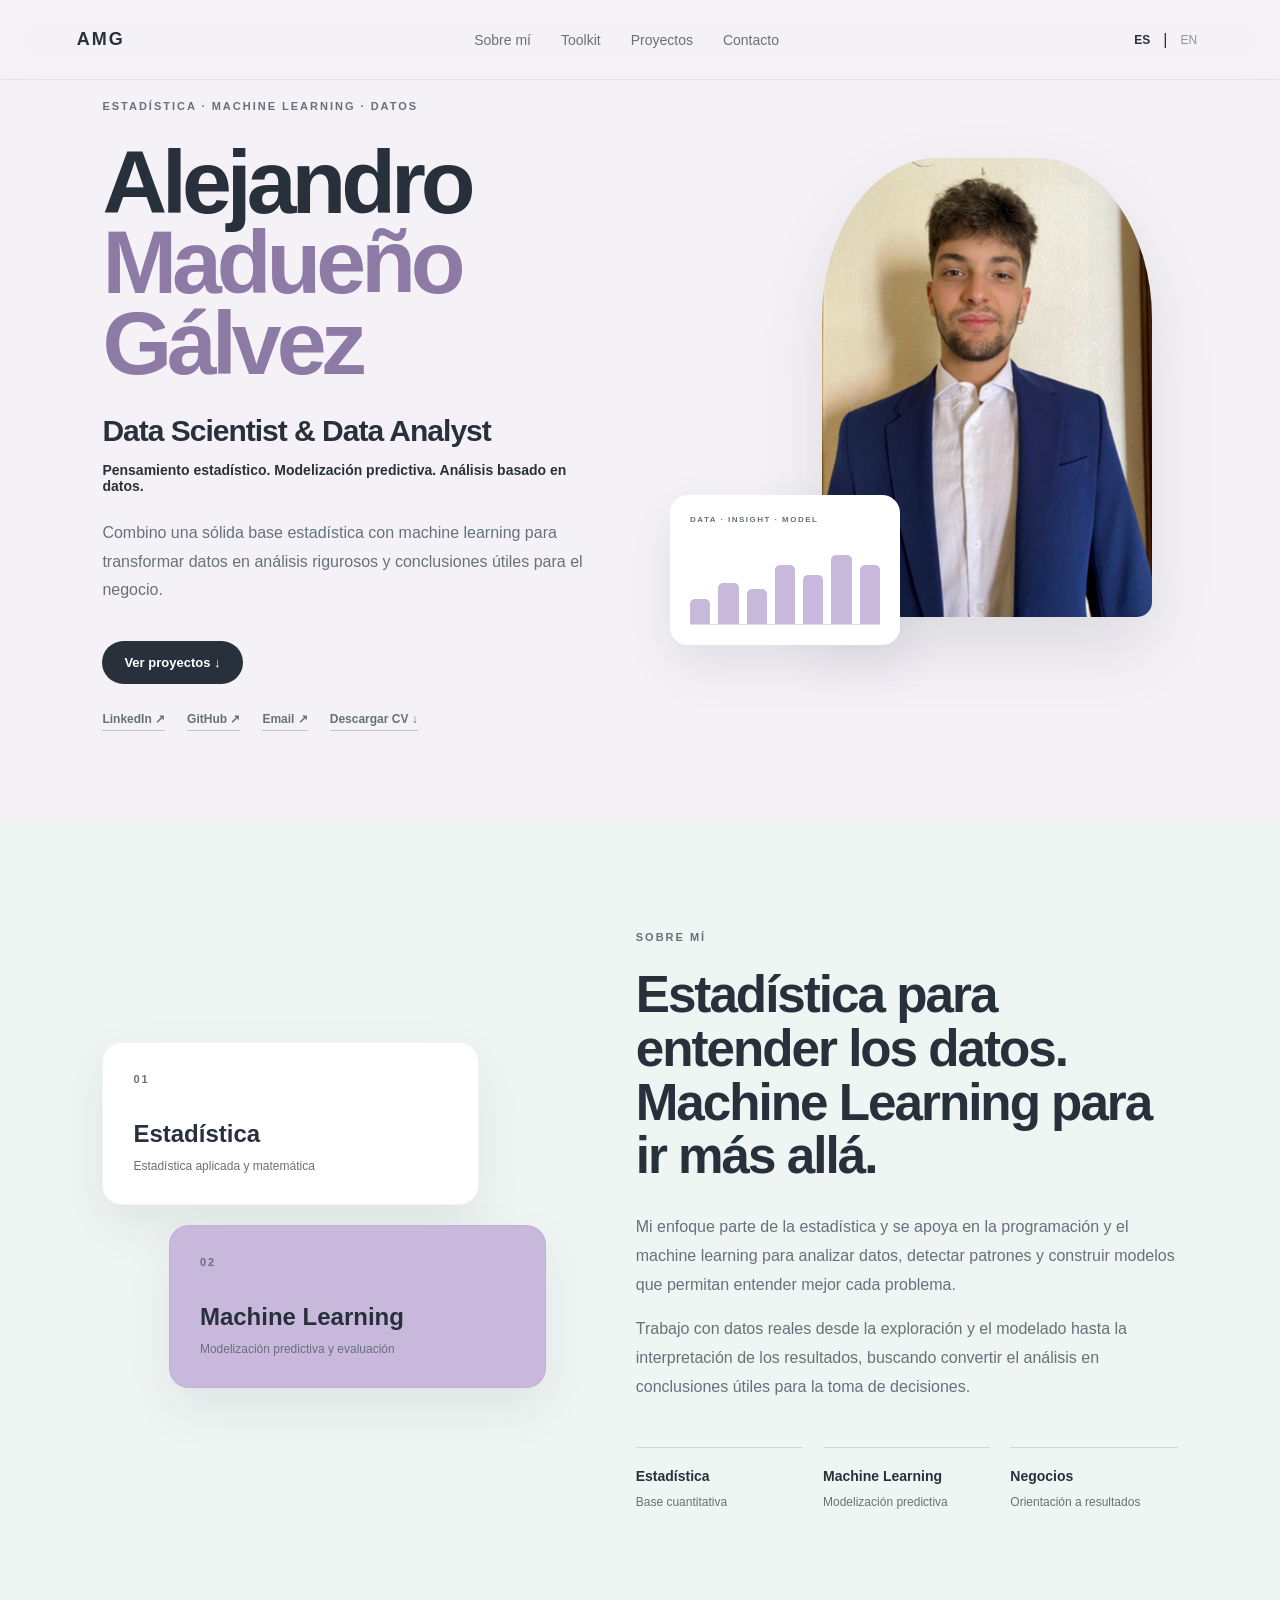
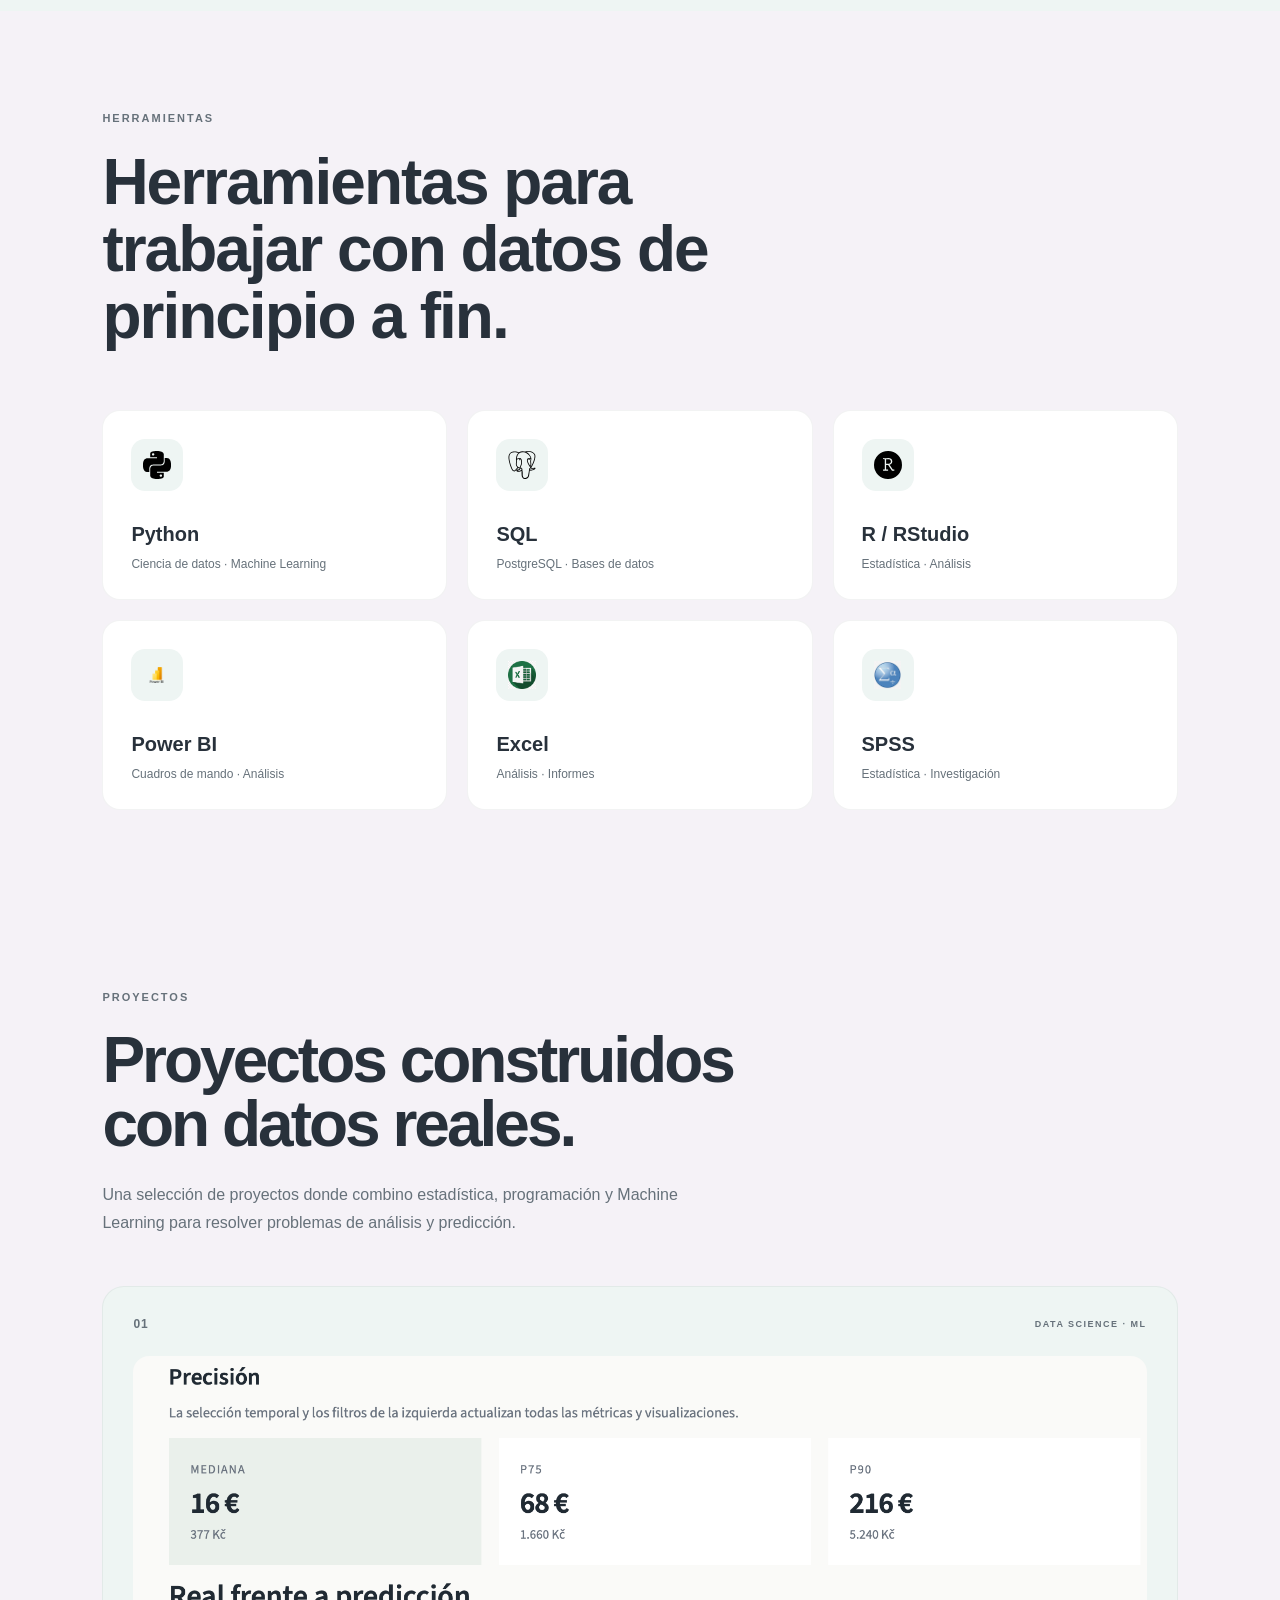
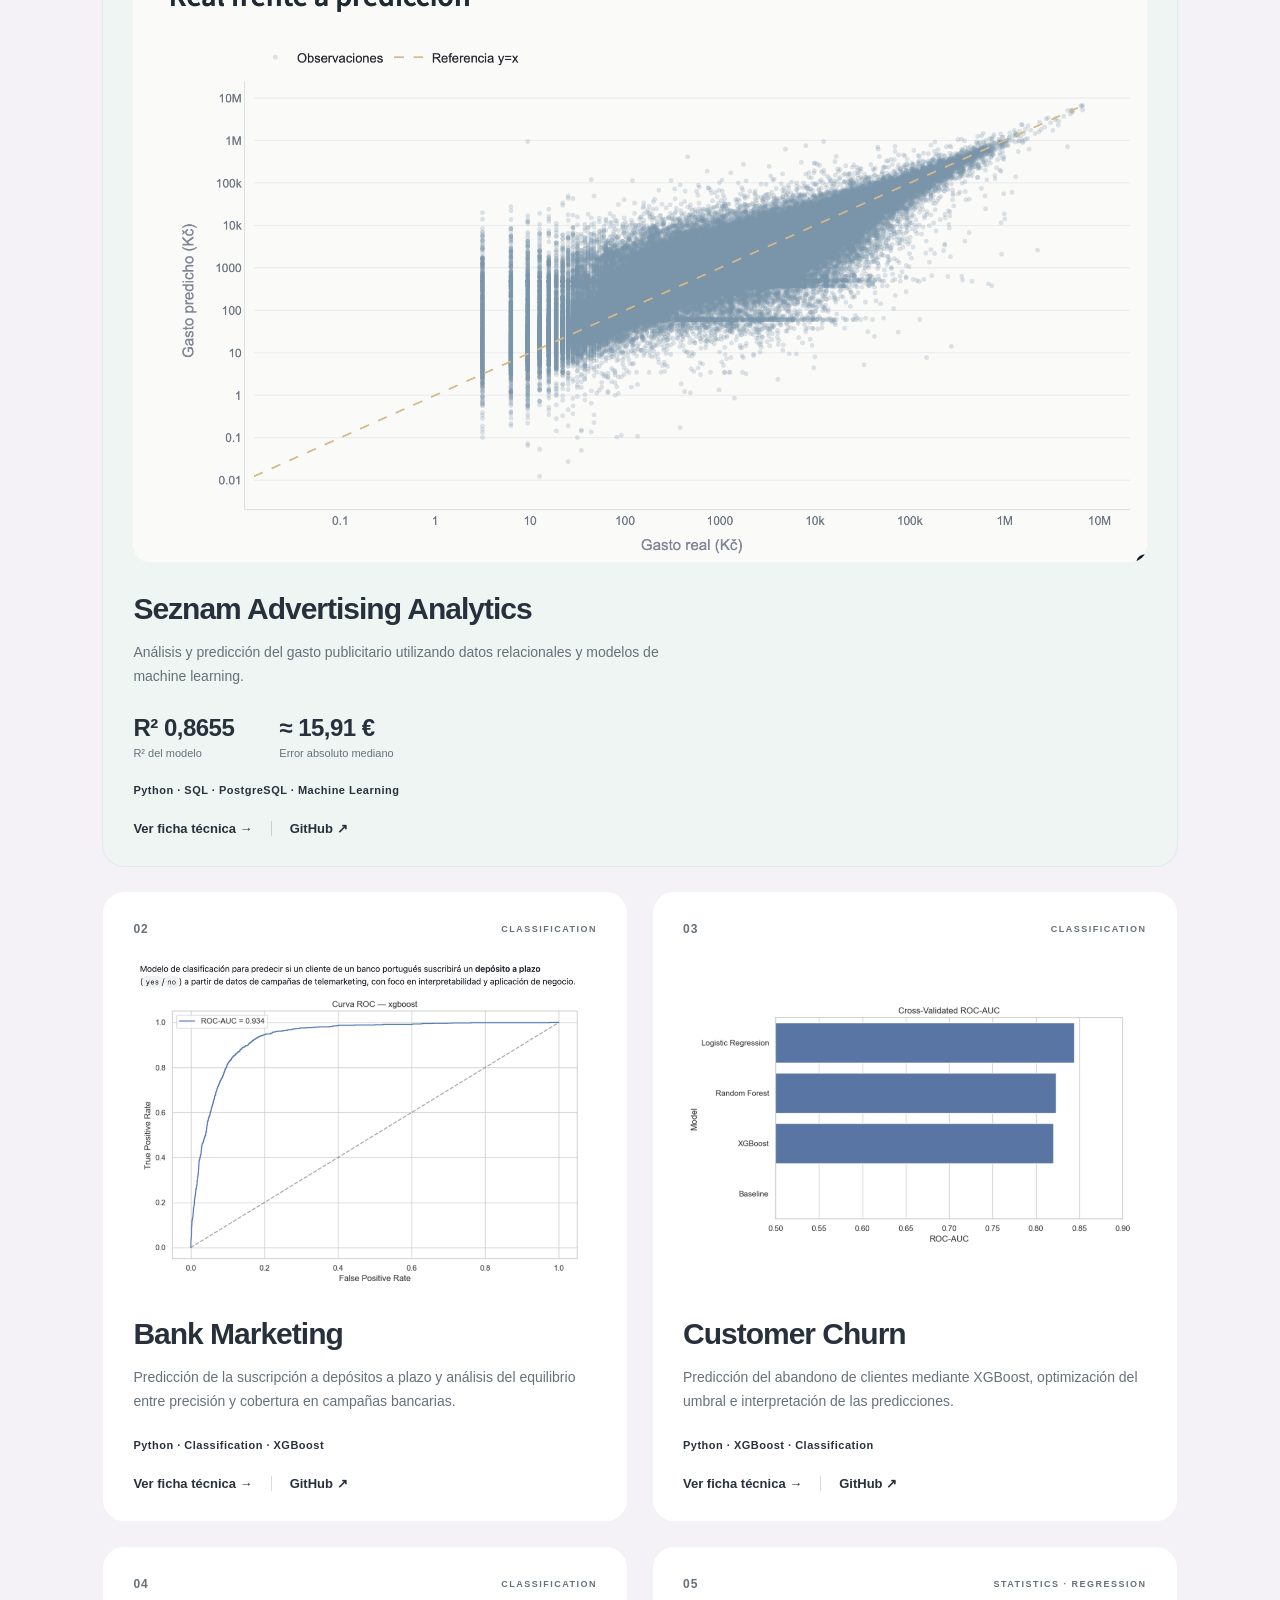
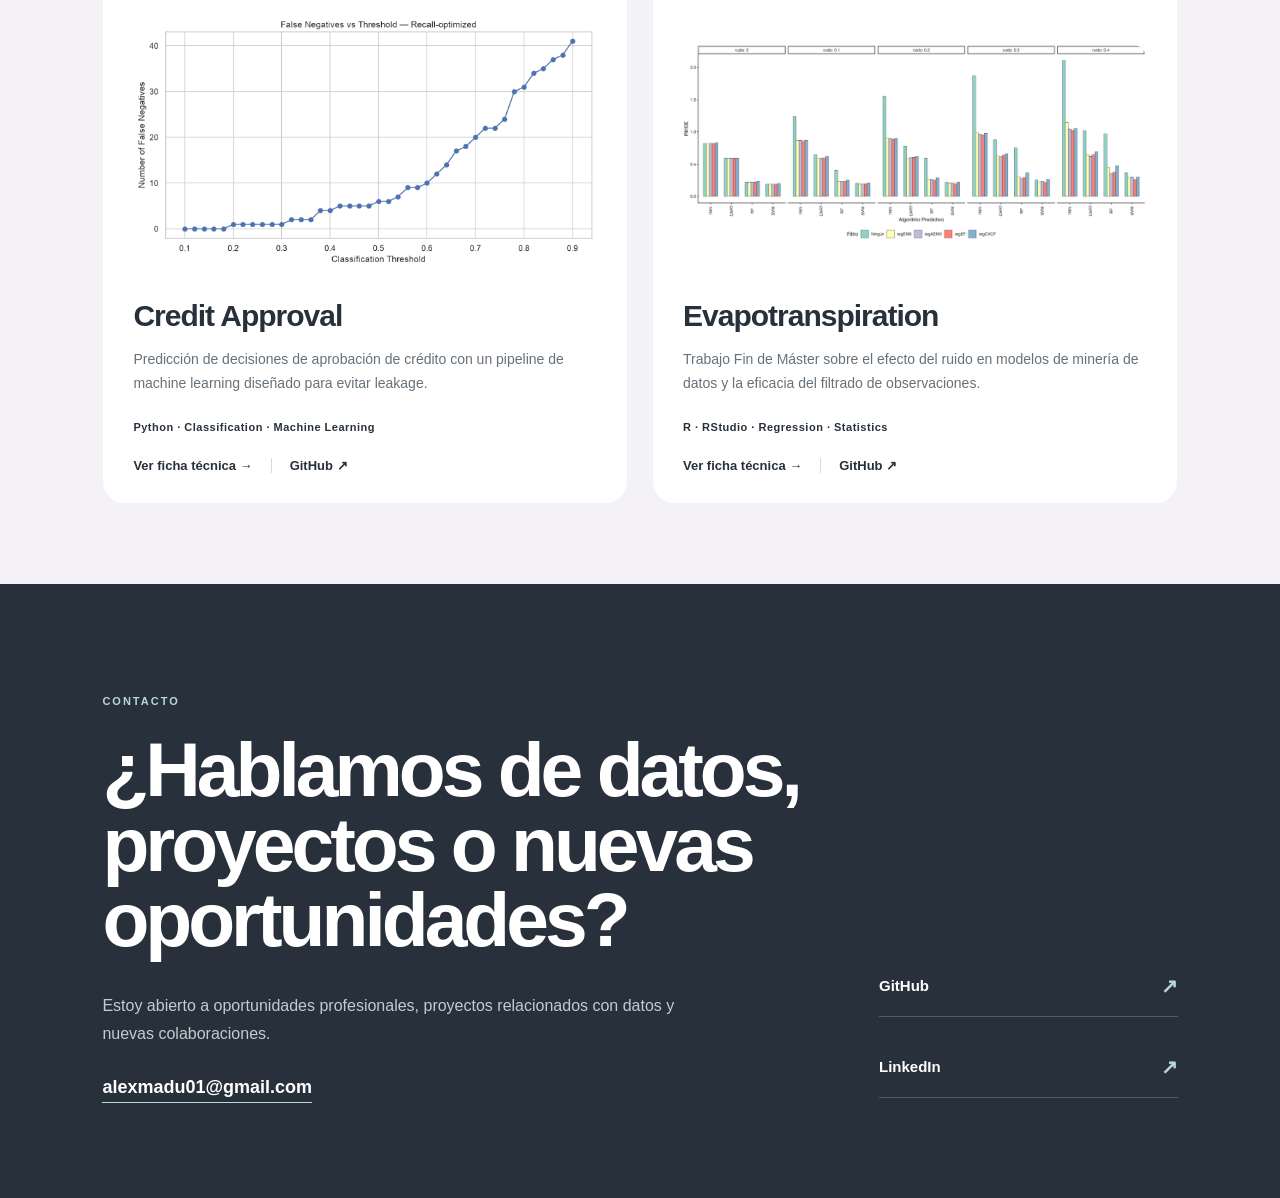
<file: index.html>
<!DOCTYPE html>
<html lang="es">

<head>
    <meta charset="UTF-8">
    <meta name="viewport" content="width=device-width, initial-scale=1.0">

    <meta
        name="description"
        content="Portfolio de Alejandro Madueño Gálvez, Data Scientist & Data Analyst especializado en estadística, machine learning y análisis de datos."
    >

    <title>Alejandro Madueño Gálvez | Data Scientist & Data Analyst</title>

    <link rel="stylesheet" href="style.css">
</head>


<body>

    <!-- =========================
         NAVBAR
    ========================== -->

    <header class="navbar">

        <a href="#" class="logo">AMG</a>

        <nav>

            <a
                href="#about"
                data-es="Sobre mí"
                data-en="About">
                Sobre mí
            </a>

            <a
                href="#toolkit"
                data-es="Toolkit"
                data-en="Toolkit">
                Toolkit
            </a>

            <a
                href="#projects"
                data-es="Proyectos"
                data-en="Projects">
                Proyectos
            </a>

            <a
                href="#contact"
                data-es="Contacto"
                data-en="Contact">
                Contacto
            </a>

        </nav>


        <div class="language">

            <button
                id="lang-es"
                class="active"
                type="button">
                ES
            </button>

            <span>|</span>

            <button
                id="lang-en"
                type="button">
                EN
            </button>

        </div>

    </header>


    <main>

        <!-- =========================
             HERO
        ========================== -->

        <section class="hero" id="home">

            <div class="hero-content">

                <p
                    class="eyebrow"
                    data-es="ESTADÍSTICA · MACHINE LEARNING · DATOS"
                    data-en="STATISTICS · MACHINE LEARNING · DATA">
                    ESTADÍSTICA · MACHINE LEARNING · DATOS
                </p>


                <h1>
                    Alejandro
                    <span>Madueño Gálvez</span>
                </h1>


                <h2
                    data-es="Data Scientist & Data Analyst"
                    data-en="Data Scientist & Data Analyst">
                    Data Scientist & Data Analyst
                </h2>


                <p
                    class="subtitle"
                    data-es="Pensamiento estadístico. Modelización predictiva. Análisis basado en datos."
                    data-en="Statistical thinking. Predictive modelling. Data-driven insight.">
                    Pensamiento estadístico. Modelización predictiva.
                    Análisis basado en datos.
                </p>


                <p
                    class="description"
                    data-es="Combino una sólida base estadística con machine learning para transformar datos en análisis rigurosos y conclusiones útiles para el negocio."
                    data-en="I combine a strong statistical foundation with machine learning to turn data into rigorous analysis and useful business insights.">
                    Combino una sólida base estadística con machine learning
                    para transformar datos en análisis rigurosos y conclusiones
                    útiles para el negocio.
                </p>


                <a
                    href="#projects"
                    class="button"
                    data-es="Ver proyectos ↓"
                    data-en="View projects ↓">
                    Ver proyectos ↓
                </a>


                <div class="hero-links">

                    <a
                        href="https://www.linkedin.com/in/alejandro-madueno-galvez-"
                        target="_blank"
                        rel="noopener noreferrer">
                        LinkedIn ↗
                    </a>

                    <a
                        href="https://github.com/AlexMadu56"
                        target="_blank"
                        rel="noopener noreferrer">
                        GitHub ↗
                    </a>

                    <a href="mailto:alexmadu01@gmail.com">
                        Email ↗
                    </a>

                    <a
                        href="assets/Alejandro_Madueno_CV.pdf"
                        target="_blank"
                        rel="noopener noreferrer"
                        data-es="Descargar CV ↓"
                        data-en="Download CV ↓">
                        Descargar CV ↓
                    </a>

                </div>

            </div>


            <!-- HERO VISUAL -->

            <div class="hero-visual">

                <div class="photo-placeholder">

                    <img
                        src="assets/alejandro.png"
                        alt="Alejandro Madueño Gálvez">

                </div>


                <div class="hero-data-visual">

                    <div class="visual-label">
                        DATA · INSIGHT · MODEL
                    </div>

                    <div class="visual-chart">

                        <span></span>
                        <span></span>
                        <span></span>
                        <span></span>
                        <span></span>
                        <span></span>
                        <span></span>

                    </div>

                    <div class="visual-axis"></div>

                </div>

            </div>

        </section>


        <!-- =========================
             ABOUT
        ========================== -->

        <section id="about" class="about">

            <div class="about-visual">

                <div class="stat-card">

                    <span>01</span>

                    <strong
                        data-es="Estadística"
                        data-en="Statistics">
                        Estadística
                    </strong>

                    <small
                        data-es="Estadística aplicada y matemática"
                        data-en="Applied & Mathematical Statistics">
                        Estadística aplicada y matemática
                    </small>

                </div>


                <div class="stat-card offset">

                    <span>02</span>

                    <strong
                        data-es="Machine Learning"
                        data-en="Machine Learning">
                        Machine Learning
                    </strong>

                    <small
                        data-es="Modelización predictiva y evaluación"
                        data-en="Predictive modelling & evaluation">
                        Modelización predictiva y evaluación
                    </small>

                </div>

            </div>


            <div class="about-content">

                <p
                    class="section-label"
                    data-es="SOBRE MÍ"
                    data-en="ABOUT ME">
                    SOBRE MÍ
                </p>


                <h2
                    data-es="Estadística para entender los datos. Machine Learning para ir más allá."
                    data-en="Statistics to understand data. Machine Learning to go further.">
                    Estadística para entender los datos.
                    Machine Learning para ir más allá.
                </h2>


                <p
                    data-es="Mi enfoque parte de la estadística y se apoya en la programación y el machine learning para analizar datos, detectar patrones y construir modelos que permitan entender mejor cada problema."
                    data-en="My approach is grounded in statistics and supported by programming and machine learning to analyse data, uncover patterns and build models that help make sense of each problem.">
                    Mi enfoque parte de la estadística y se apoya en la
                    programación y el machine learning para analizar datos,
                    detectar patrones y construir modelos que permitan
                    entender mejor cada problema.
                </p>


                <p
                    data-es="Trabajo con datos reales desde la exploración y el modelado hasta la interpretación de los resultados, buscando convertir el análisis en conclusiones útiles para la toma de decisiones."
                    data-en="I work with real-world data from exploration and modelling to interpreting results, turning analysis into useful insights that can support better decisions.">
                    Trabajo con datos reales desde la exploración y el modelado
                    hasta la interpretación de los resultados, buscando
                    convertir el análisis en conclusiones útiles para la
                    toma de decisiones.
                </p>


                <div class="about-stats">

                    <div>

                        <strong
                            data-es="Estadística"
                            data-en="Statistics">
                            Estadística
                        </strong>

                        <span
                            data-es="Base cuantitativa"
                            data-en="Quantitative foundation">
                            Base cuantitativa
                        </span>

                    </div>


                    <div>

                        <strong
                            data-es="Machine Learning"
                            data-en="Machine Learning">
                            Machine Learning
                        </strong>

                        <span
                            data-es="Modelización predictiva"
                            data-en="Predictive modelling">
                            Modelización predictiva
                        </span>

                    </div>


                    <div>

                        <strong
                            data-es="Negocios"
                            data-en="Business">
                            Negocios
                        </strong>

                        <span
                            data-es="Orientación a resultados"
                            data-en="Results-oriented approach">
                            Orientación a resultados
                        </span>

                    </div>

                </div>

            </div>

        </section>


        <!-- =========================
             TOOLKIT
        ========================== -->

        <section id="toolkit" class="toolkit">

            <div class="toolkit-header">

                <p
                    class="section-label"
                    data-es="HERRAMIENTAS"
                    data-en="TOOLS">
                    HERRAMIENTAS
                </p>


                <h2
                    data-es="Herramientas para trabajar con datos de principio a fin."
                    data-en="Tools to work with data from start to finish.">
                    Herramientas para trabajar con datos de principio a fin.
                </h2>

            </div>


            <div class="tools-grid">


                <!-- PYTHON -->

                <div class="tool-card">

                    <span class="tool-icon">

                        <img
                            src="assets/icons/python.svg"
                            alt="Python">

                    </span>

                    <strong>Python</strong>

                    <small
                        data-es="Ciencia de datos · Machine Learning"
                        data-en="Data Science · Machine Learning">
                        Ciencia de datos · Machine Learning
                    </small>

                </div>


                <!-- SQL -->

                <div class="tool-card">

                    <span class="tool-icon">

                        <img
                            src="assets/icons/postgresql.svg"
                            alt="PostgreSQL">

                    </span>

                    <strong>SQL</strong>

                    <small
                        data-es="PostgreSQL · Bases de datos"
                        data-en="PostgreSQL · Databases">
                        PostgreSQL · Bases de datos
                    </small>

                </div>


                <!-- R -->

                <div class="tool-card">

                    <span class="tool-icon">

                        <img
                            src="assets/icons/rstudioide.svg"
                            alt="R / RStudio">

                    </span>

                    <strong>R / RStudio</strong>

                    <small
                        data-es="Estadística · Análisis"
                        data-en="Statistics · Analysis">
                        Estadística · Análisis
                    </small>

                </div>


                <!-- POWER BI -->

                <div class="tool-card">

                    <span class="tool-icon">

                        <img
                            src="assets/icons/powerbi.png"
                            alt="Power BI">

                    </span>

                    <strong>Power BI</strong>

                    <small
                        data-es="Cuadros de mando · Análisis"
                        data-en="Dashboards · Analytics">
                        Cuadros de mando · Análisis
                    </small>

                </div>


                <!-- EXCEL -->

                <div class="tool-card">

                    <span class="tool-icon">

                        <img
                            src="assets/icons/excel.png"
                            alt="Excel">

                    </span>

                    <strong>Excel</strong>

                    <small
                        data-es="Análisis · Informes"
                        data-en="Analysis · Reporting">
                        Análisis · Informes
                    </small>

                </div>


                <!-- SPSS -->

                <div class="tool-card">

                    <span class="tool-icon">

                        <img
                            src="assets/icons/spss.jpeg"
                            alt="SPSS">

                    </span>

                    <strong>SPSS</strong>

                    <small
                        data-es="Estadística · Investigación"
                        data-en="Statistics · Research">
                        Estadística · Investigación
                    </small>

                </div>

            </div>

        </section>


        <!-- =========================
             PROJECTS
        ========================== -->

        <section id="projects" class="projects">

            <div class="projects-header">

                <p
                    class="section-label"
                    data-es="PROYECTOS"
                    data-en="PROJECTS">
                    PROYECTOS
                </p>


                <h2
                    data-es="Proyectos construidos con datos reales."
                    data-en="Projects built with real-world data.">
                    Proyectos construidos con datos reales.
                </h2>


                <p
                    data-es="Una selección de proyectos donde combino estadística, programación y Machine Learning para resolver problemas de análisis y predicción."
                    data-en="A selection of projects where I combine statistics, programming and Machine Learning to solve analytical and predictive problems.">
                    Una selección de proyectos donde combino estadística,
                    programación y Machine Learning para resolver problemas
                    de análisis y predicción.
                </p>

            </div>


            <div class="projects-grid">


                <!-- =========================
                     PROJECT 01
                ========================== -->

                <div class="project-card project-featured">

                    <div class="project-top">

                        <span class="project-number">
                            01
                        </span>

                        <span class="project-type">
                            DATA SCIENCE · ML
                        </span>

                    </div>


                    <div class="project-image">

                        <img
                            src="assets/seznam-dashboard.png"
                            alt="Seznam Advertising Analytics dashboard">

                    </div>


                    <div class="project-content">

                        <h3>
                            Seznam Advertising Analytics
                        </h3>


                        <p
                            data-es="Análisis y predicción del gasto publicitario utilizando datos relacionales y modelos de machine learning."
                            data-en="Analysis and prediction of advertising spend using relational data and machine learning models.">
                            Análisis y predicción del gasto publicitario
                            utilizando datos relacionales y modelos de
                            machine learning.
                        </p>


                        <div class="project-result">

                            <div>

                                <strong>R² 0,8655</strong>

                                <span
                                    data-es="R² del modelo"
                                    data-en="Model R²">
                                    R² del modelo
                                </span>

                            </div>


                            <div>

                                <strong>≈ 15,91 €</strong>

                                <span
                                    data-es="Error absoluto mediano"
                                    data-en="Median absolute error">
                                    Error absoluto mediano
                                </span>

                            </div>

                        </div>


                        <div class="project-tools">
                            Python · SQL · PostgreSQL · Machine Learning
                        </div>


                        <div class="project-card-action">

                            <a
                                href="projects/seznam.html"
                                data-es="Ver ficha técnica →"
                                data-en="View case study →">
                                Ver ficha técnica →
                            </a>

                            <a
                                href="https://github.com/AlexMadu56/seznam-advertising-analytics"
                                target="_blank"
                                rel="noopener noreferrer">
                                GitHub ↗
                            </a>

                        </div>

                    </div>

                </div>


                <!-- =========================
                     PROJECT 02
                ========================== -->

                <div class="project-card">

                    <div class="project-top">

                        <span class="project-number">
                            02
                        </span>

                        <span class="project-type">
                            CLASSIFICATION
                        </span>

                    </div>


                    <div class="project-image">

                        <img
                            src="assets/bank-marketing.png"
                            alt="Bank Marketing project">

                    </div>


                    <div class="project-content">

                        <h3>
                            Bank Marketing
                        </h3>


                        <p
                            data-es="Predicción de la suscripción a depósitos a plazo y análisis del equilibrio entre precisión y cobertura en campañas bancarias."
                            data-en="Term-deposit subscription prediction and analysis of the trade-off between precision and coverage in banking campaigns.">
                            Predicción de la suscripción a depósitos a plazo
                            y análisis del equilibrio entre precisión y
                            cobertura en campañas bancarias.
                        </p>


                        <div class="project-tools">
                            Python · Classification · XGBoost
                        </div>


                        <div class="project-card-action">

                            <a
                                href="projects/bank-marketing.html"
                                data-es="Ver ficha técnica →"
                                data-en="View case study →">
                                Ver ficha técnica →
                            </a>

                            <a
                                href="https://github.com/AlexMadu56/bank-marketing-ml"
                                target="_blank"
                                rel="noopener noreferrer">
                                GitHub ↗
                            </a>

                        </div>

                    </div>

                </div>


                <!-- =========================
                     PROJECT 03
                ========================== -->

                <div class="project-card">

                    <div class="project-top">

                        <span class="project-number">
                            03
                        </span>

                        <span class="project-type">
                            CLASSIFICATION
                        </span>

                    </div>


                    <div class="project-image">

                        <img
                            src="assets/customer-churn.png"
                            alt="Customer Churn project">

                    </div>


                    <div class="project-content">

                        <h3>
                            Customer Churn
                        </h3>


                        <p
                            data-es="Predicción del abandono de clientes mediante XGBoost, optimización del umbral e interpretación de las predicciones."
                            data-en="Customer churn prediction using XGBoost, threshold optimization and model interpretation.">
                            Predicción del abandono de clientes mediante
                            XGBoost, optimización del umbral e interpretación
                            de las predicciones.
                        </p>


                        <div class="project-tools">
                            Python · XGBoost · Classification
                        </div>


                        <div class="project-card-action">

                            <a
                                href="projects/customer-churn.html"
                                data-es="Ver ficha técnica →"
                                data-en="View case study →">
                                Ver ficha técnica →
                            </a>

                            <a
                                href="https://github.com/AlexMadu56/customer-churn-prediction"
                                target="_blank"
                                rel="noopener noreferrer">
                                GitHub ↗
                            </a>

                        </div>

                    </div>

                </div>


                <!-- =========================
                     PROJECT 04
                ========================== -->

                <div class="project-card">

                    <div class="project-top">

                        <span class="project-number">
                            04
                        </span>

                        <span class="project-type">
                            CLASSIFICATION
                        </span>

                    </div>


                    <div class="project-image">

                        <img
                            src="assets/credit-approval.png"
                            alt="Credit Approval project">

                    </div>


                    <div class="project-content">

                        <h3>
                            Credit Approval
                        </h3>


                        <p
                            data-es="Predicción de decisiones de aprobación de crédito con un pipeline de machine learning diseñado para evitar leakage."
                            data-en="Credit approval prediction using a leakage-free machine learning pipeline.">
                            Predicción de decisiones de aprobación de crédito
                            con un pipeline de machine learning diseñado para
                            evitar leakage.
                        </p>


                        <div class="project-tools">
                            Python · Classification · Machine Learning
                        </div>


                        <div class="project-card-action">

                            <a
                                href="projects/credit-approval.html"
                                data-es="Ver ficha técnica →"
                                data-en="View case study →">
                                Ver ficha técnica →
                            </a>

                            <a
                                href="https://github.com/AlexMadu56/credit-approval-prediction"
                                target="_blank"
                                rel="noopener noreferrer">
                                GitHub ↗
                            </a>

                        </div>

                    </div>

                </div>


                <!-- =========================
                     PROJECT 05
                ========================== -->

                <div class="project-card">

                    <div class="project-top">

                        <span class="project-number">
                            05
                        </span>

                        <span class="project-type">
                            STATISTICS · REGRESSION
                        </span>

                    </div>


                    <div class="project-image">

                        <img
                            src="assets/evapotranspiration.png"
                            alt="Evapotranspiration project">

                    </div>


                    <div class="project-content">

                        <h3>
                            Evapotranspiration
                        </h3>


                        <p
                            data-es="Trabajo Fin de Máster sobre el efecto del ruido en modelos de minería de datos y la eficacia del filtrado de observaciones."
                            data-en="Master's thesis studying the effect of noise on data mining models and the effectiveness of observation filtering.">
                            Trabajo Fin de Máster sobre el efecto del ruido
                            en modelos de minería de datos y la eficacia del
                            filtrado de observaciones.
                        </p>


                        <div class="project-tools">
                            R · RStudio · Regression · Statistics
                        </div>


                        <div class="project-card-action">

                            <a
                                href="projects/evapotranspiration.html"
                                data-es="Ver ficha técnica →"
                                data-en="View case study →">
                                Ver ficha técnica →
                            </a>

                            <a
                                href="https://github.com/AlexMadu56/Resultados_TFM_Evapotranspiracion"
                                target="_blank"
                                rel="noopener noreferrer">
                                GitHub ↗
                            </a>

                        </div>

                    </div>

                </div>

            </div>

        </section>


        <!-- =========================
             CONTACT
        ========================== -->

        <section id="contact" class="contact">

            <div class="contact-content">

                <p
                    class="section-label"
                    data-es="CONTACTO"
                    data-en="CONTACT">
                    CONTACTO
                </p>


                <h2
                    data-es="¿Hablamos de datos, proyectos o nuevas oportunidades?"
                    data-en="Let's talk about data, projects or new opportunities?">
                    ¿Hablamos de datos, proyectos o nuevas oportunidades?
                </h2>


                <p
                    data-es="Estoy abierto a oportunidades profesionales, proyectos relacionados con datos y nuevas colaboraciones."
                    data-en="I am open to professional opportunities, data-related projects and new collaborations.">
                    Estoy abierto a oportunidades profesionales,
                    proyectos relacionados con datos y nuevas
                    colaboraciones.
                </p>


                <a
                    href="mailto:alexmadu01@gmail.com"
                    class="contact-email">
                    alexmadu01@gmail.com
                </a>

            </div>


            <div class="contact-links">

                <a
                    href="https://github.com/AlexMadu56"
                    target="_blank"
                    rel="noopener noreferrer">

                    GitHub

                    <span>↗</span>

                </a>


                <a
                    href="https://www.linkedin.com/in/alejandro-madueno-galvez-"
                    target="_blank"
                    rel="noopener noreferrer">

                    LinkedIn

                    <span>↗</span>

                </a>

            </div>

        </section>

    </main>


    <!-- =========================
         JAVASCRIPT
    ========================== -->

    <script src="script.js"></script>

</body>

</html>
</file>
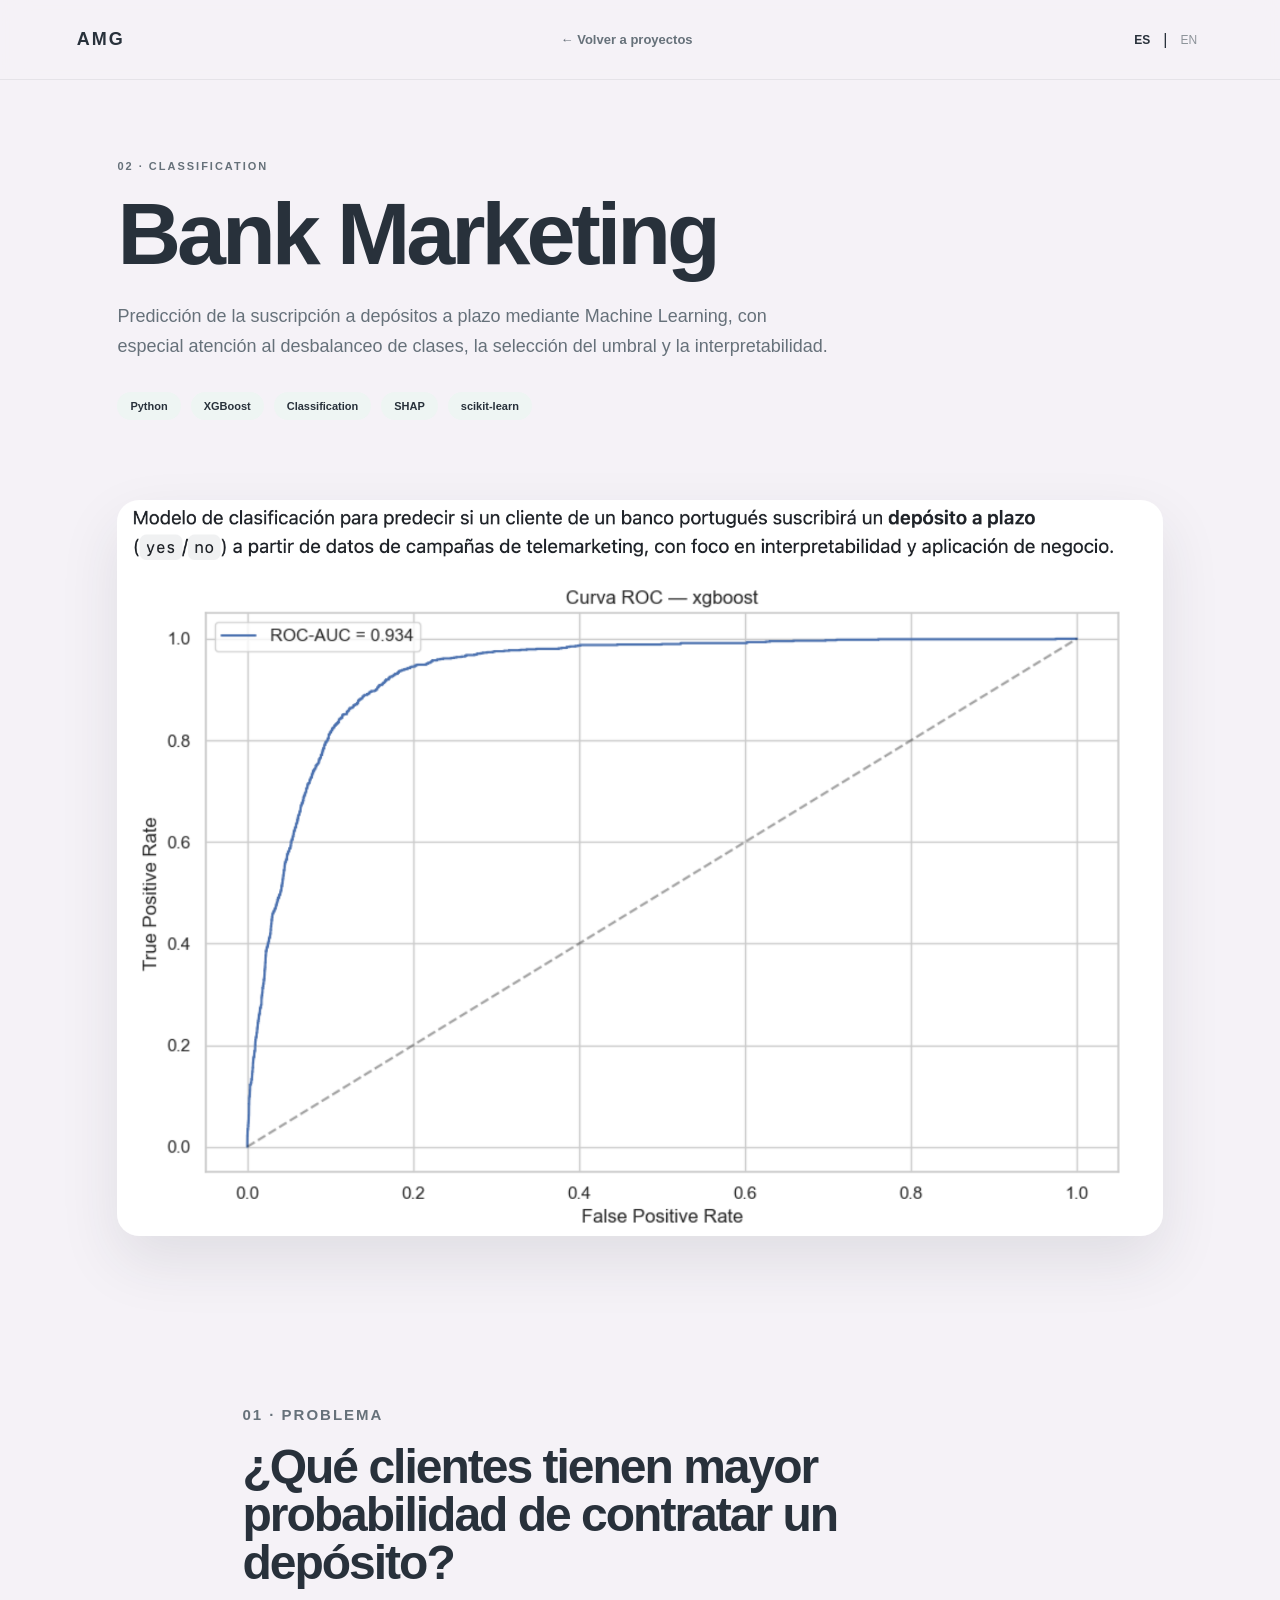
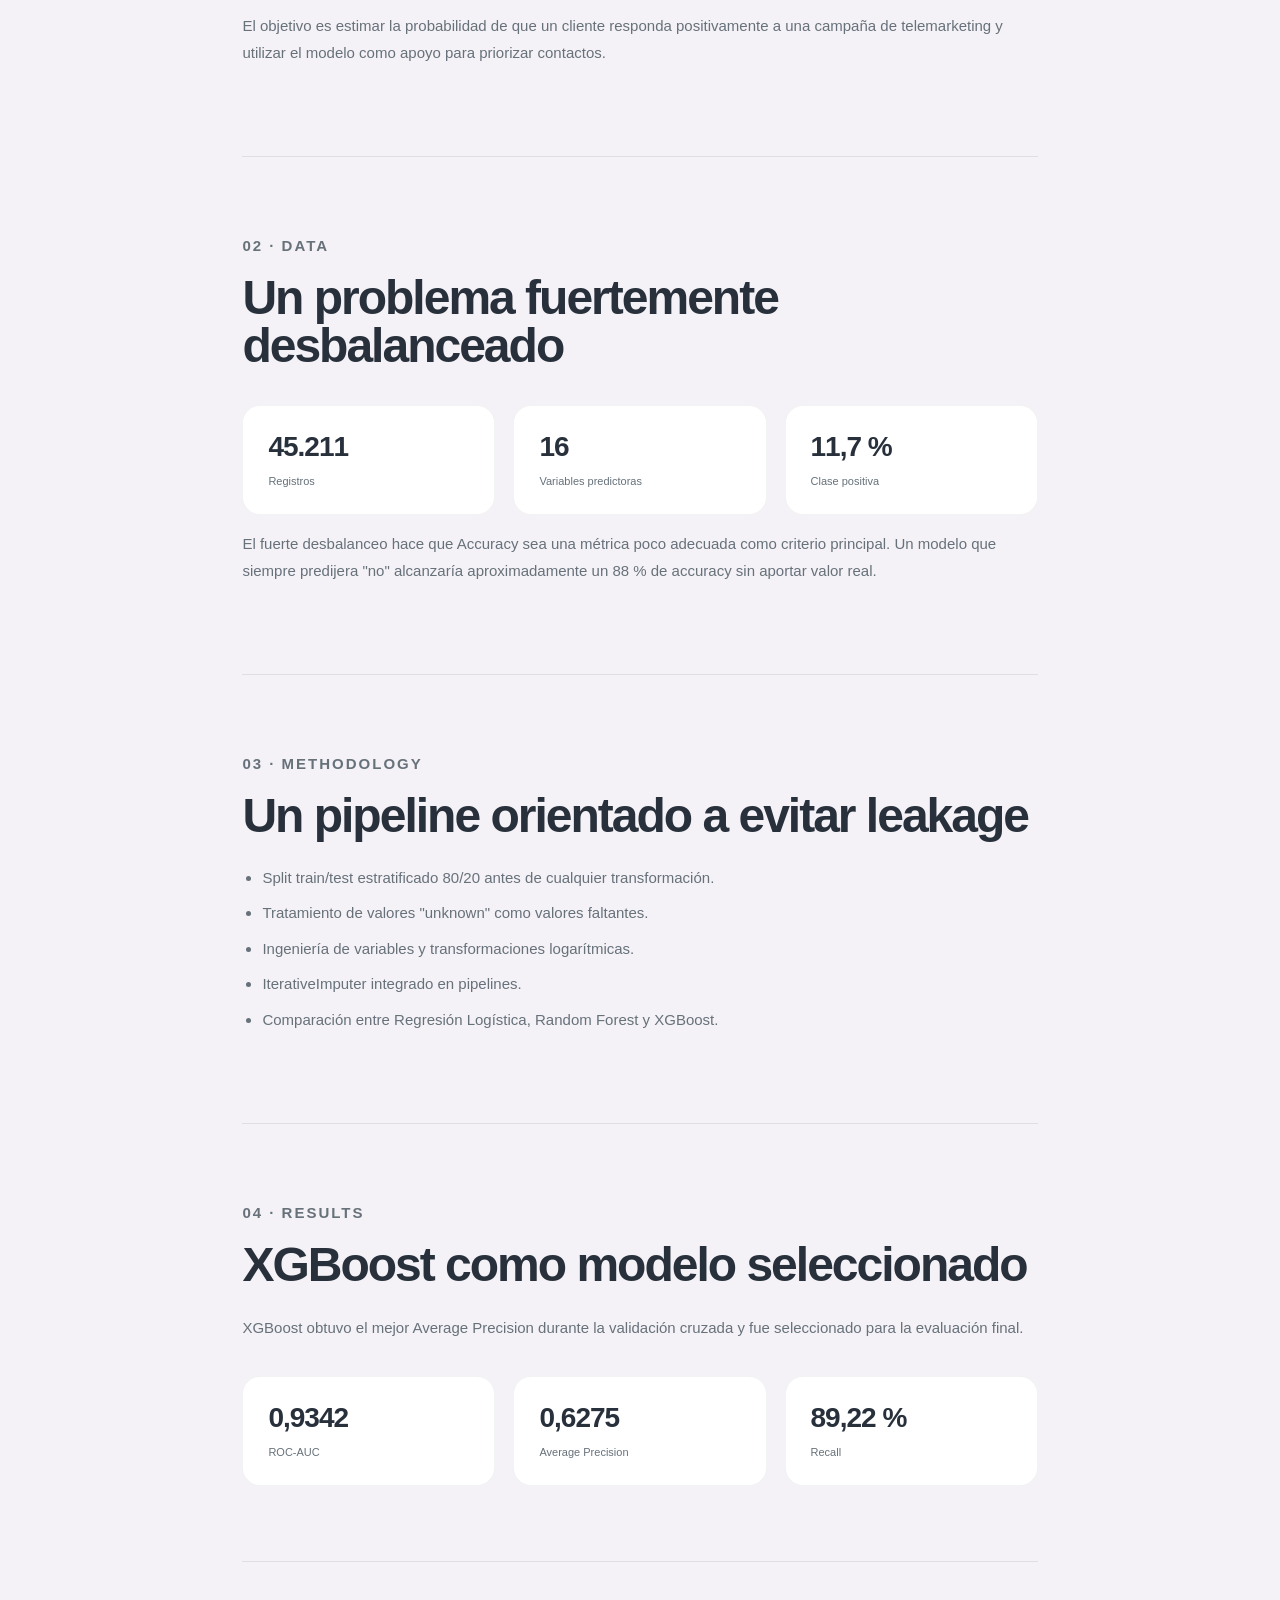
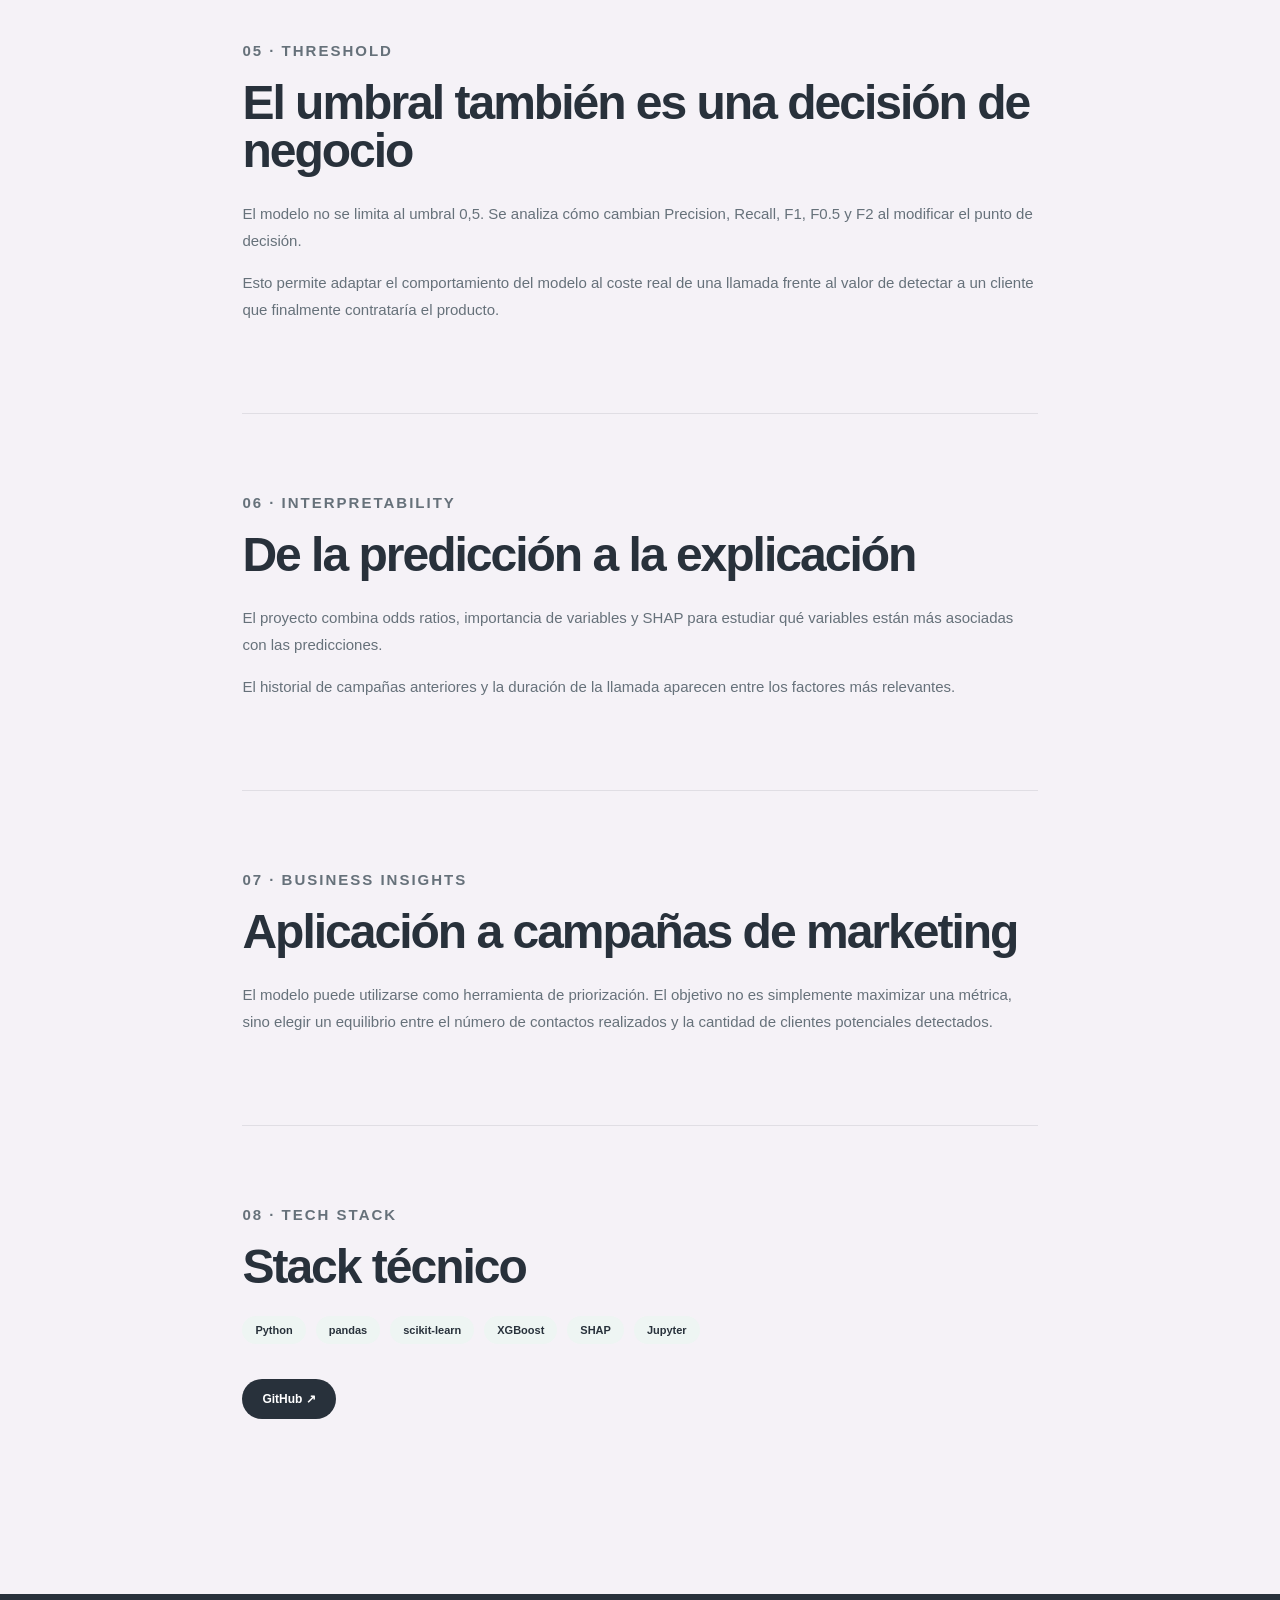
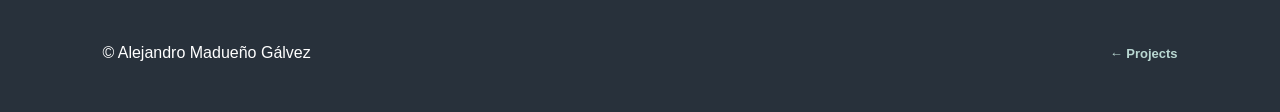
<file: projects/bank-marketing.html>
<!DOCTYPE html>
<html lang="es">

<head>

    <meta charset="UTF-8">

    <meta name="viewport"
          content="width=device-width, initial-scale=1.0">

    <title>Bank Marketing | Alejandro Madueño</title>

    <link rel="stylesheet" href="projects.css">

</head>

<body>

<header class="case-navbar">

    <a href="../index.html" class="case-logo">AMG</a>

    <a href="../index.html#projects"
       class="case-back"
       data-es="← Volver a proyectos"
       data-en="← Back to projects">
        ← Volver a proyectos
    </a>

    <div class="language">
        <button id="lang-es" class="active">ES</button>
        <span>|</span>
        <button id="lang-en">EN</button>
    </div>

</header>


<main>

<section class="case-hero">

    <span class="case-number">02 · CLASSIFICATION</span>

    <h1>Bank Marketing</h1>

    <p class="case-intro"
       data-es="Predicción de la suscripción a depósitos a plazo mediante Machine Learning, con especial atención al desbalanceo de clases, la selección del umbral y la interpretabilidad."
       data-en="Term-deposit subscription prediction using Machine Learning, focusing on class imbalance, threshold selection and interpretability.">
        Predicción de la suscripción a depósitos a plazo mediante Machine Learning, con especial atención al desbalanceo de clases, la selección del umbral y la interpretabilidad.
    </p>

    <div class="case-tags">
        <span>Python</span>
        <span>XGBoost</span>
        <span>Classification</span>
        <span>SHAP</span>
        <span>scikit-learn</span>
    </div>

</section>


<div class="case-image">

    <img src="../assets/bank-marketing.png"
         alt="Bank Marketing analysis">

</div>


<div class="case-main">


<section class="case-section">

    <p class="case-label">01 · PROBLEMA</p>

    <h2
        data-es="¿Qué clientes tienen mayor probabilidad de contratar un depósito?"
        data-en="Which customers are more likely to subscribe to a term deposit?">
        ¿Qué clientes tienen mayor probabilidad de contratar un depósito?
    </h2>

    <p
        data-es="El objetivo es estimar la probabilidad de que un cliente responda positivamente a una campaña de telemarketing y utilizar el modelo como apoyo para priorizar contactos."
        data-en="The goal is to estimate the probability that a customer responds positively to a telemarketing campaign and use the model to support contact prioritization.">
        El objetivo es estimar la probabilidad de que un cliente responda positivamente a una campaña de telemarketing y utilizar el modelo como apoyo para priorizar contactos.
    </p>

</section>


<section class="case-section">

    <p class="case-label">02 · DATA</p>

    <h2
        data-es="Un problema fuertemente desbalanceado"
        data-en="A strongly imbalanced problem">
        Un problema fuertemente desbalanceado
    </h2>

    <div class="case-metrics">

        <div class="metric">
            <strong>45.211</strong>
            <span
                data-es="Registros"
                data-en="Records">
                Registros
            </span>
        </div>

        <div class="metric">
            <strong>16</strong>
            <span
                data-es="Variables predictoras"
                data-en="Predictive variables">
                Variables predictoras
            </span>
        </div>

        <div class="metric">
            <strong>11,7 %</strong>
            <span
                data-es="Clase positiva"
                data-en="Positive class">
                Clase positiva
            </span>
        </div>

    </div>

    <p
        data-es="El fuerte desbalanceo hace que Accuracy sea una métrica poco adecuada como criterio principal. Un modelo que siempre predijera 'no' alcanzaría aproximadamente un 88 % de accuracy sin aportar valor real."
        data-en="The strong class imbalance makes Accuracy a poor primary metric. A model that always predicted 'no' would achieve approximately 88% accuracy without providing real value.">
        El fuerte desbalanceo hace que Accuracy sea una métrica poco adecuada como criterio principal. Un modelo que siempre predijera "no" alcanzaría aproximadamente un 88 % de accuracy sin aportar valor real.
    </p>

</section>


<section class="case-section">

    <p class="case-label">03 · METHODOLOGY</p>

    <h2
        data-es="Un pipeline orientado a evitar leakage"
        data-en="A pipeline designed to prevent leakage">
        Un pipeline orientado a evitar leakage
    </h2>

    <ul>

        <li
            data-es="Split train/test estratificado 80/20 antes de cualquier transformación."
            data-en="Stratified 80/20 train/test split before any transformation.">
            Split train/test estratificado 80/20 antes de cualquier transformación.
        </li>

        <li
            data-es="Tratamiento de valores 'unknown' como valores faltantes."
            data-en="Treatment of 'unknown' values as missing values.">
            Tratamiento de valores "unknown" como valores faltantes.
        </li>

        <li
            data-es="Ingeniería de variables y transformaciones logarítmicas."
            data-en="Feature engineering and logarithmic transformations.">
            Ingeniería de variables y transformaciones logarítmicas.
        </li>

        <li
            data-es="IterativeImputer integrado en pipelines."
            data-en="IterativeImputer integrated into pipelines.">
            IterativeImputer integrado en pipelines.
        </li>

        <li
            data-es="Comparación entre Regresión Logística, Random Forest y XGBoost."
            data-en="Comparison of Logistic Regression, Random Forest and XGBoost.">
            Comparación entre Regresión Logística, Random Forest y XGBoost.
        </li>

    </ul>

</section>


<section class="case-section">

    <p class="case-label">04 · RESULTS</p>

    <h2
        data-es="XGBoost como modelo seleccionado"
        data-en="XGBoost as the selected model">
        XGBoost como modelo seleccionado
    </h2>

    <p
        data-es="XGBoost obtuvo el mejor Average Precision durante la validación cruzada y fue seleccionado para la evaluación final."
        data-en="XGBoost achieved the best Average Precision during cross-validation and was selected for final evaluation.">
        XGBoost obtuvo el mejor Average Precision durante la validación cruzada y fue seleccionado para la evaluación final.
    </p>

    <div class="case-metrics">

        <div class="metric">
            <strong>0,9342</strong>
            <span>ROC-AUC</span>
        </div>

        <div class="metric">
            <strong>0,6275</strong>
            <span>Average Precision</span>
        </div>

        <div class="metric">
            <strong>89,22 %</strong>
            <span>Recall</span>
        </div>

    </div>

</section>


<section class="case-section">

    <p class="case-label">05 · THRESHOLD</p>

    <h2
        data-es="El umbral también es una decisión de negocio"
        data-en="The threshold is also a business decision">
        El umbral también es una decisión de negocio
    </h2>

    <p
        data-es="El modelo no se limita al umbral 0,5. Se analiza cómo cambian Precision, Recall, F1, F0.5 y F2 al modificar el punto de decisión."
        data-en="The model is not restricted to the default 0.5 threshold. Precision, Recall, F1, F0.5 and F2 are analysed across different thresholds.">
        El modelo no se limita al umbral 0,5. Se analiza cómo cambian Precision, Recall, F1, F0.5 y F2 al modificar el punto de decisión.
    </p>

    <p
        data-es="Esto permite adaptar el comportamiento del modelo al coste real de una llamada frente al valor de detectar a un cliente que finalmente contrataría el producto."
        data-en="This allows model behaviour to be adapted to the real cost of a call versus the value of identifying a customer who would ultimately subscribe.">
        Esto permite adaptar el comportamiento del modelo al coste real de una llamada frente al valor de detectar a un cliente que finalmente contrataría el producto.
    </p>

</section>


<section class="case-section">

    <p class="case-label">06 · INTERPRETABILITY</p>

    <h2
        data-es="De la predicción a la explicación"
        data-en="From prediction to explanation">
        De la predicción a la explicación
    </h2>

    <p
        data-es="El proyecto combina odds ratios, importancia de variables y SHAP para estudiar qué variables están más asociadas con las predicciones."
        data-en="The project combines odds ratios, feature importance and SHAP to understand which variables are most associated with model predictions.">
        El proyecto combina odds ratios, importancia de variables y SHAP para estudiar qué variables están más asociadas con las predicciones.
    </p>

    <p
        data-es="El historial de campañas anteriores y la duración de la llamada aparecen entre los factores más relevantes."
        data-en="Previous campaign history and call duration appear among the most relevant factors.">
        El historial de campañas anteriores y la duración de la llamada aparecen entre los factores más relevantes.
    </p>

</section>


<section class="case-section">

    <p class="case-label">07 · BUSINESS INSIGHTS</p>

    <h2
        data-es="Aplicación a campañas de marketing"
        data-en="Application to marketing campaigns">
        Aplicación a campañas de marketing
    </h2>

    <p
        data-es="El modelo puede utilizarse como herramienta de priorización. El objetivo no es simplemente maximizar una métrica, sino elegir un equilibrio entre el número de contactos realizados y la cantidad de clientes potenciales detectados."
        data-en="The model can be used as a prioritization tool. The objective is not simply to maximize one metric, but to balance the number of contacts against the number of potential subscribers identified.">
        El modelo puede utilizarse como herramienta de priorización. El objetivo no es simplemente maximizar una métrica, sino elegir un equilibrio entre el número de contactos realizados y la cantidad de clientes potenciales detectados.
    </p>

</section>


<section class="case-section">

    <p class="case-label">08 · TECH STACK</p>

    <h2
        data-es="Stack técnico"
        data-en="Technical stack">
        Stack técnico
    </h2>

    <div class="case-tags">
        <span>Python</span>
        <span>pandas</span>
        <span>scikit-learn</span>
        <span>XGBoost</span>
        <span>SHAP</span>
        <span>Jupyter</span>
    </div>

    <div class="case-links">

        <a href="https://github.com/AlexMadu56/bank-marketing-ml"
           target="_blank">
            GitHub ↗
        </a>

    </div>

</section>


</div>

</main>


<footer class="case-footer">

    <span>© Alejandro Madueño Gálvez</span>

    <a href="../index.html#projects">
        ← Projects
    </a>

</footer>


<script>

const langES = document.getElementById("lang-es");
const langEN = document.getElementById("lang-en");

const translatableElements =
    document.querySelectorAll("[data-es][data-en]");

function changeLanguage(language) {

    translatableElements.forEach(element => {
        element.textContent =
            element.getAttribute(`data-${language}`);
    });

    document.documentElement.lang = language;

    if (language === "es") {
        langES.classList.add("active");
        langEN.classList.remove("active");
    } else {
        langEN.classList.add("active");
        langES.classList.remove("active");
    }
}

langES.addEventListener("click", () => changeLanguage("es"));
langEN.addEventListener("click", () => changeLanguage("en"));

</script>

</body>
</html>
</file>
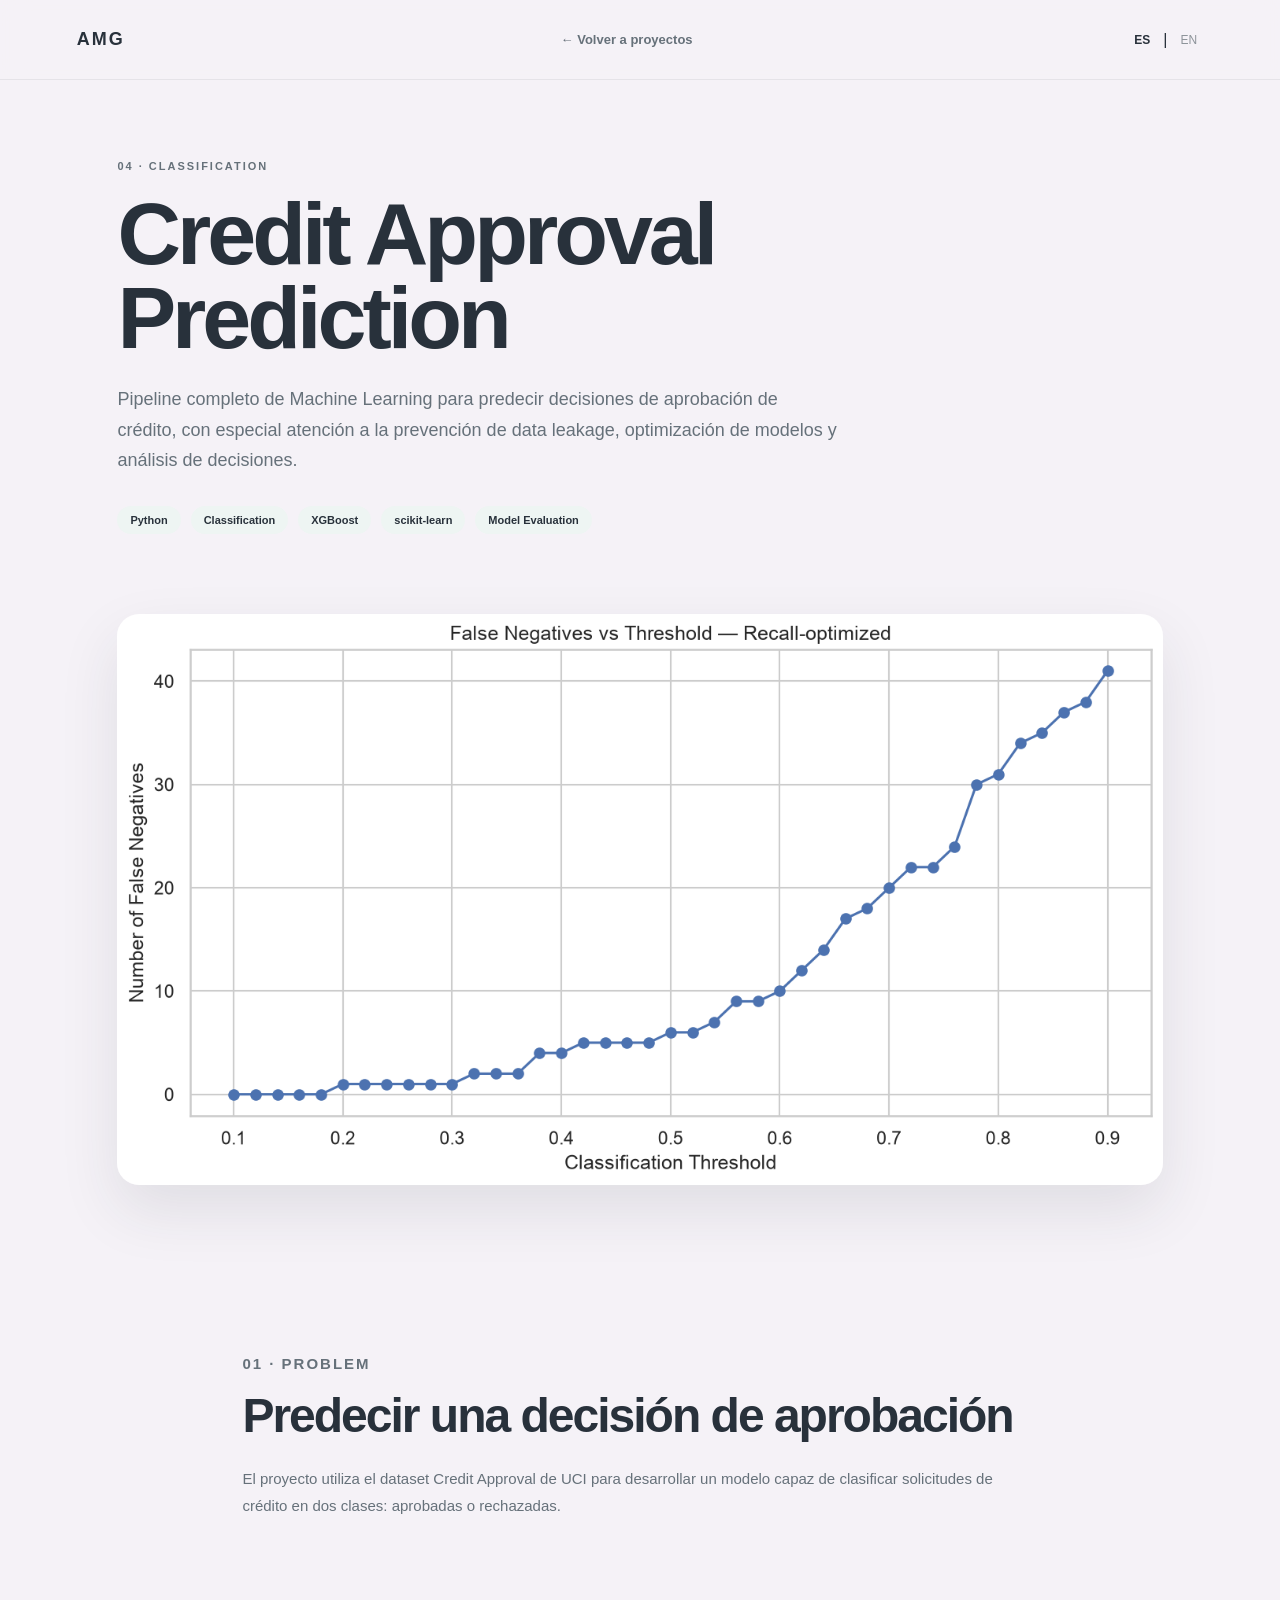
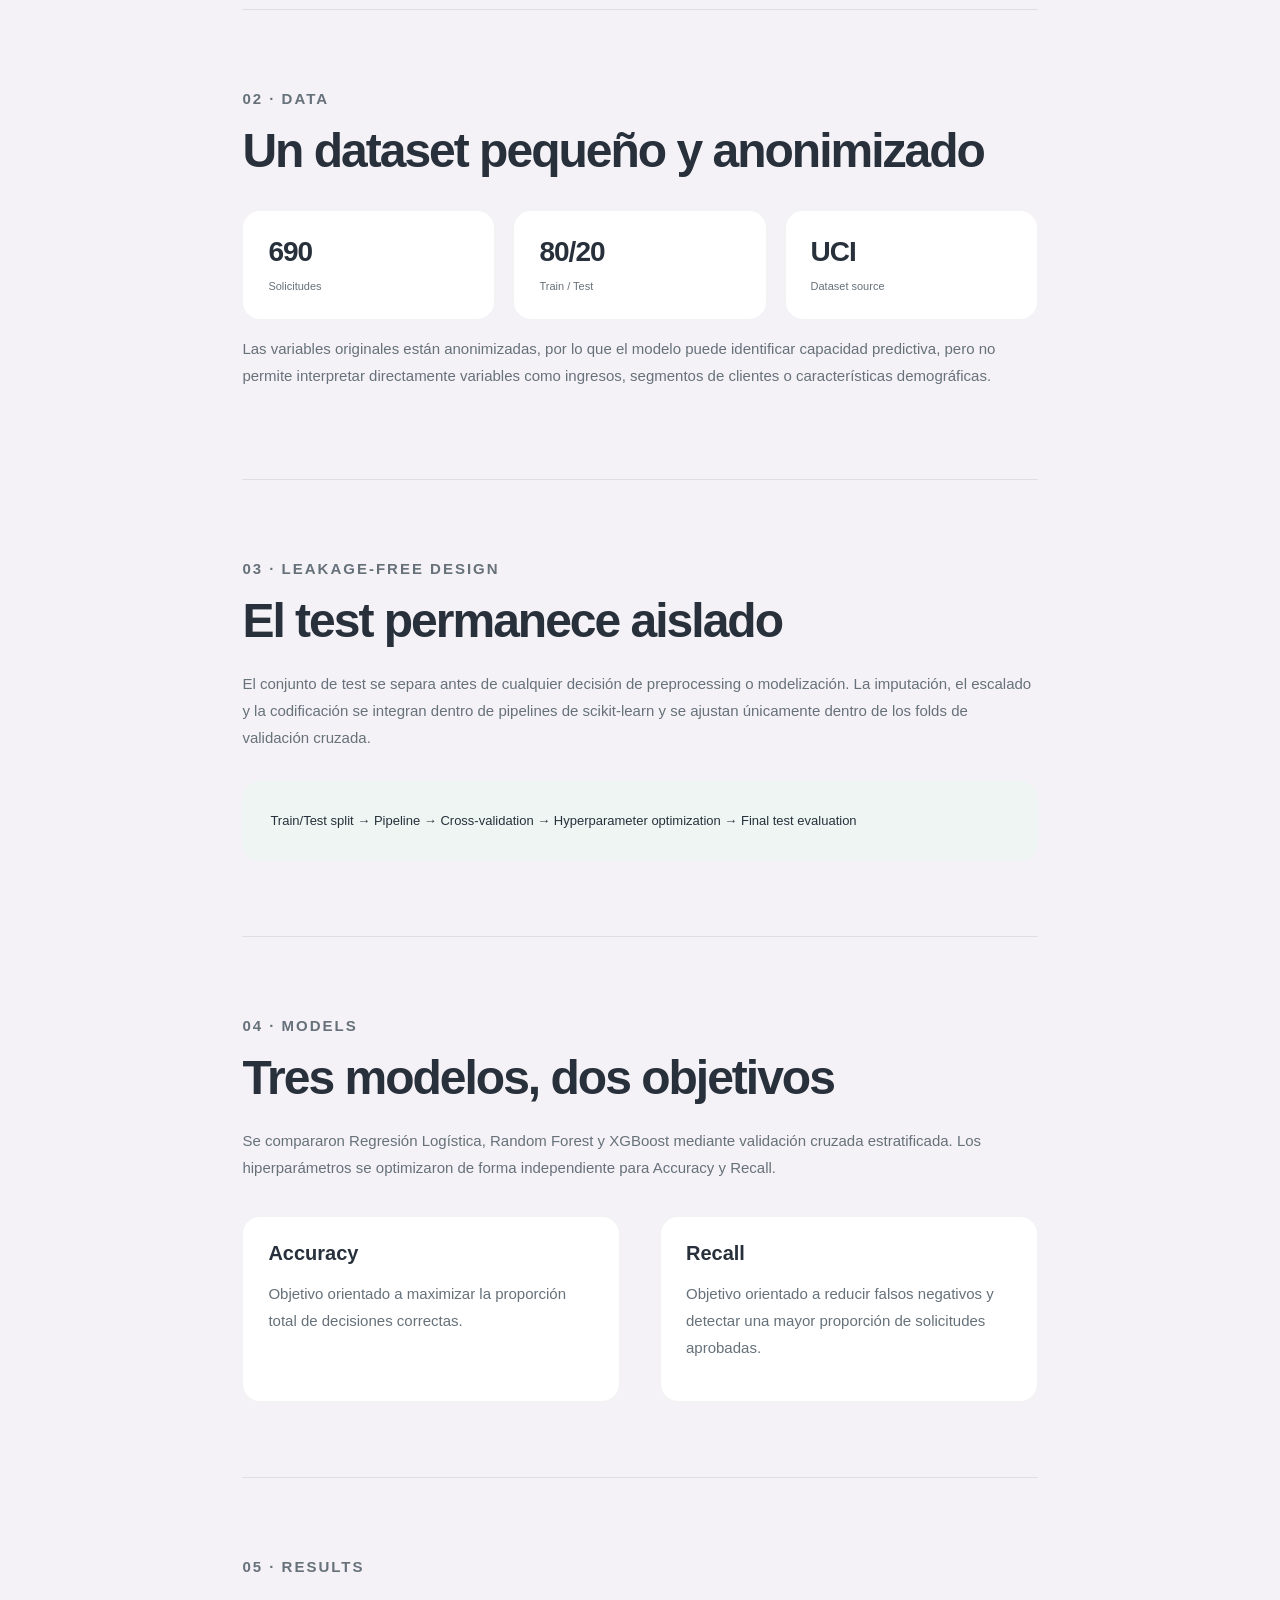
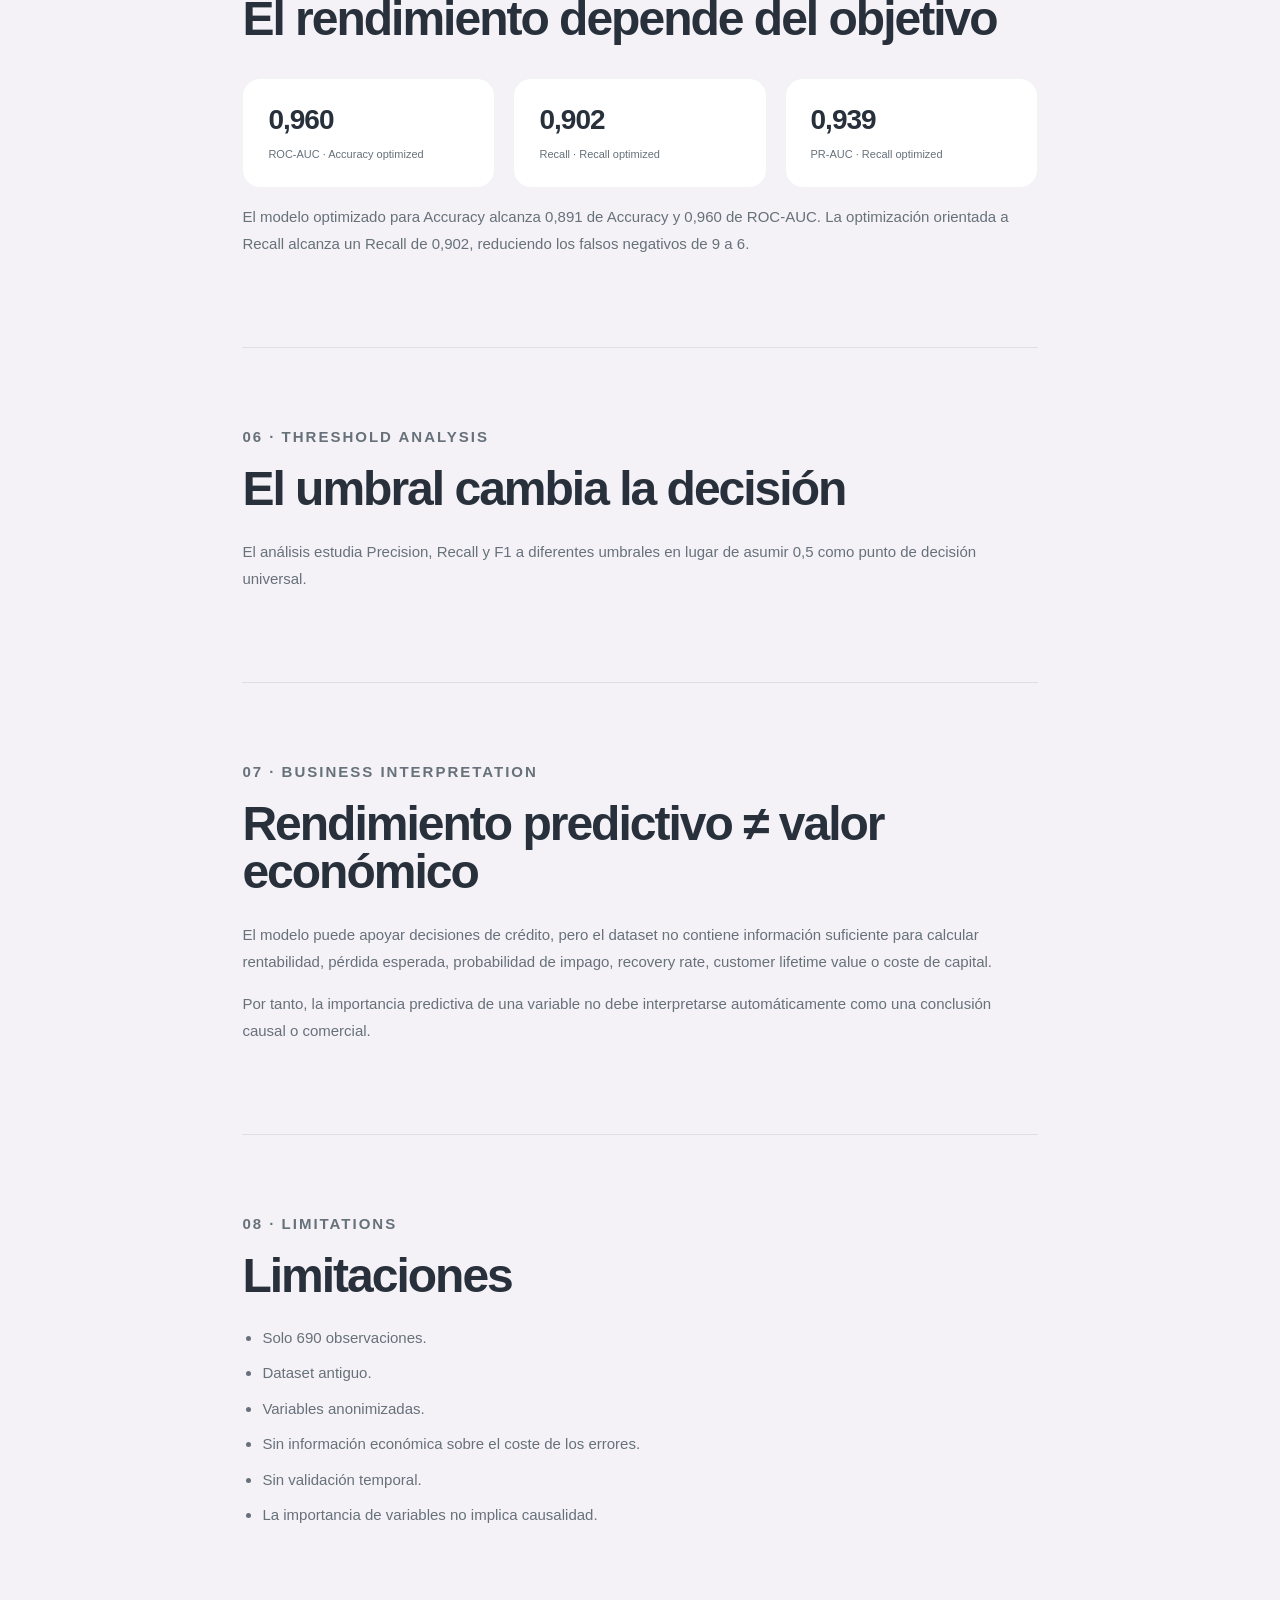
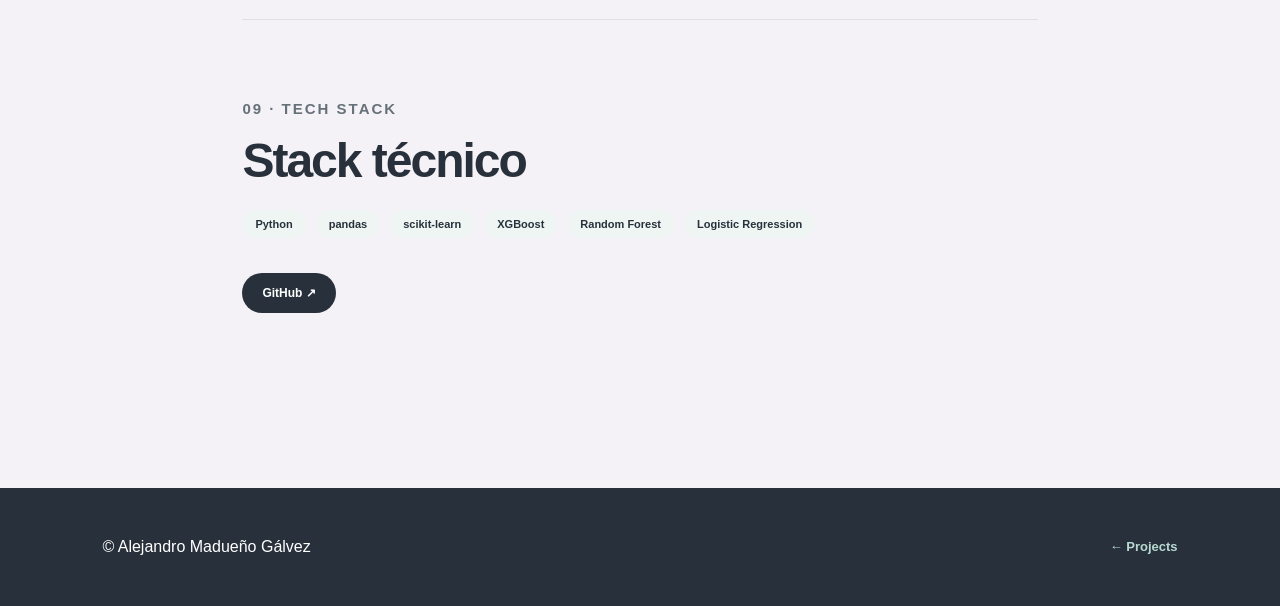
<file: projects/credit-approval.html>
<!DOCTYPE html>
<html lang="es">

<head>

    <meta charset="UTF-8">

    <meta name="viewport"
          content="width=device-width, initial-scale=1.0">

    <title>Credit Approval Prediction | Alejandro Madueño</title>

    <link rel="stylesheet" href="projects.css">

</head>

<body>

<header class="case-navbar">

    <a href="../index.html" class="case-logo">AMG</a>

    <a href="../index.html#projects"
       class="case-back"
       data-es="← Volver a proyectos"
       data-en="← Back to projects">
        ← Volver a proyectos
    </a>

    <div class="language">
        <button id="lang-es" class="active">ES</button>
        <span>|</span>
        <button id="lang-en">EN</button>
    </div>

</header>


<main>

<section class="case-hero">

    <span class="case-number">04 · CLASSIFICATION</span>

    <h1>Credit Approval Prediction</h1>

    <p class="case-intro"
       data-es="Pipeline completo de Machine Learning para predecir decisiones de aprobación de crédito, con especial atención a la prevención de data leakage, optimización de modelos y análisis de decisiones."
       data-en="End-to-end Machine Learning pipeline for credit approval prediction, focusing on data leakage prevention, model optimization and decision analysis.">
        Pipeline completo de Machine Learning para predecir decisiones de aprobación de crédito, con especial atención a la prevención de data leakage, optimización de modelos y análisis de decisiones.
    </p>

    <div class="case-tags">
        <span>Python</span>
        <span>Classification</span>
        <span>XGBoost</span>
        <span>scikit-learn</span>
        <span>Model Evaluation</span>
    </div>

</section>


<div class="case-image">

    <img src="../assets/credit-approval.png"
         alt="Credit Approval Prediction analysis">

</div>


<div class="case-main">


<section class="case-section">

    <p class="case-label">01 · PROBLEM</p>

    <h2
        data-es="Predecir una decisión de aprobación"
        data-en="Predicting a credit approval decision">
        Predecir una decisión de aprobación
    </h2>

    <p
        data-es="El proyecto utiliza el dataset Credit Approval de UCI para desarrollar un modelo capaz de clasificar solicitudes de crédito en dos clases: aprobadas o rechazadas."
        data-en="The project uses the UCI Credit Approval dataset to build a model that classifies credit applications into two classes: approved or rejected.">
        El proyecto utiliza el dataset Credit Approval de UCI para desarrollar un modelo capaz de clasificar solicitudes de crédito en dos clases: aprobadas o rechazadas.
    </p>

</section>


<section class="case-section">

    <p class="case-label">02 · DATA</p>

    <h2
        data-es="Un dataset pequeño y anonimizado"
        data-en="A small and anonymized dataset">
        Un dataset pequeño y anonimizado
    </h2>

    <div class="case-metrics">

        <div class="metric">
            <strong>690</strong>
            <span
                data-es="Solicitudes"
                data-en="Applications">
                Solicitudes
            </span>
        </div>

        <div class="metric">
            <strong>80/20</strong>
            <span
                data-es="Train / Test"
                data-en="Train / Test">
                Train / Test
            </span>
        </div>

        <div class="metric">
            <strong>UCI</strong>
            <span>Dataset source</span>
        </div>

    </div>

    <p
        data-es="Las variables originales están anonimizadas, por lo que el modelo puede identificar capacidad predictiva, pero no permite interpretar directamente variables como ingresos, segmentos de clientes o características demográficas."
        data-en="The original variables are anonymized, meaning the model can identify predictive patterns but cannot directly interpret variables such as income, customer segments or demographic characteristics.">
        Las variables originales están anonimizadas, por lo que el modelo puede identificar capacidad predictiva, pero no permite interpretar directamente variables como ingresos, segmentos de clientes o características demográficas.
    </p>

</section>


<section class="case-section">

    <p class="case-label">03 · LEAKAGE-FREE DESIGN</p>

    <h2
        data-es="El test permanece aislado"
        data-en="The test set remains isolated">
        El test permanece aislado
    </h2>

    <p
        data-es="El conjunto de test se separa antes de cualquier decisión de preprocessing o modelización. La imputación, el escalado y la codificación se integran dentro de pipelines de scikit-learn y se ajustan únicamente dentro de los folds de validación cruzada."
        data-en="The test set is isolated before any preprocessing or modelling decision. Imputation, scaling and encoding are embedded in scikit-learn pipelines and fitted only inside cross-validation folds.">
        El conjunto de test se separa antes de cualquier decisión de preprocessing o modelización. La imputación, el escalado y la codificación se integran dentro de pipelines de scikit-learn y se ajustan únicamente dentro de los folds de validación cruzada.
    </p>

    <div class="tech-box">

        <p>
            Train/Test split → Pipeline → Cross-validation →
            Hyperparameter optimization → Final test evaluation
        </p>

    </div>

</section>


<section class="case-section">

    <p class="case-label">04 · MODELS</p>

    <h2
        data-es="Tres modelos, dos objetivos"
        data-en="Three models, two objectives">
        Tres modelos, dos objetivos
    </h2>

    <p
        data-es="Se compararon Regresión Logística, Random Forest y XGBoost mediante validación cruzada estratificada. Los hiperparámetros se optimizaron de forma independiente para Accuracy y Recall."
        data-en="Logistic Regression, Random Forest and XGBoost were compared using stratified cross-validation. Hyperparameters were optimized separately for Accuracy and Recall.">
        Se compararon Regresión Logística, Random Forest y XGBoost mediante validación cruzada estratificada. Los hiperparámetros se optimizaron de forma independiente para Accuracy y Recall.
    </p>

    <div class="case-columns">

        <div class="case-column">

            <h3>Accuracy</h3>

            <p
                data-es="Objetivo orientado a maximizar la proporción total de decisiones correctas."
                data-en="Objective focused on maximizing the overall proportion of correct decisions.">
                Objetivo orientado a maximizar la proporción total de decisiones correctas.
            </p>

        </div>

        <div class="case-column">

            <h3>Recall</h3>

            <p
                data-es="Objetivo orientado a reducir falsos negativos y detectar una mayor proporción de solicitudes aprobadas."
                data-en="Objective focused on reducing false negatives and identifying a higher proportion of approved applications.">
                Objetivo orientado a reducir falsos negativos y detectar una mayor proporción de solicitudes aprobadas.
            </p>

        </div>

    </div>

</section>


<section class="case-section">

    <p class="case-label">05 · RESULTS</p>

    <h2
        data-es="El rendimiento depende del objetivo"
        data-en="Performance depends on the objective">
        El rendimiento depende del objetivo
    </h2>

    <div class="case-metrics">

        <div class="metric">
            <strong>0,960</strong>
            <span>ROC-AUC · Accuracy optimized</span>
        </div>

        <div class="metric">
            <strong>0,902</strong>
            <span>Recall · Recall optimized</span>
        </div>

        <div class="metric">
            <strong>0,939</strong>
            <span>PR-AUC · Recall optimized</span>
        </div>

    </div>

    <p
        data-es="El modelo optimizado para Accuracy alcanza 0,891 de Accuracy y 0,960 de ROC-AUC. La optimización orientada a Recall alcanza un Recall de 0,902, reduciendo los falsos negativos de 9 a 6."
        data-en="The Accuracy-optimized model reaches 0.891 Accuracy and 0.960 ROC-AUC. The Recall-optimized version reaches 0.902 Recall, reducing false negatives from 9 to 6.">
        El modelo optimizado para Accuracy alcanza 0,891 de Accuracy y 0,960 de ROC-AUC. La optimización orientada a Recall alcanza un Recall de 0,902, reduciendo los falsos negativos de 9 a 6.
    </p>

</section>


<section class="case-section">

    <p class="case-label">06 · THRESHOLD ANALYSIS</p>

    <h2
        data-es="El umbral cambia la decisión"
        data-en="The threshold changes the decision">
        El umbral cambia la decisión
    </h2>

    <p
        data-es="El análisis estudia Precision, Recall y F1 a diferentes umbrales en lugar de asumir 0,5 como punto de decisión universal."
        data-en="The analysis studies Precision, Recall and F1 across different thresholds instead of assuming 0.5 as a universal decision point.">
        El análisis estudia Precision, Recall y F1 a diferentes umbrales en lugar de asumir 0,5 como punto de decisión universal.
    </p>

</section>


<section class="case-section">

    <p class="case-label">07 · BUSINESS INTERPRETATION</p>

    <h2
        data-es="Rendimiento predictivo ≠ valor económico"
        data-en="Predictive performance ≠ economic value">
        Rendimiento predictivo ≠ valor económico
    </h2>

    <p
        data-es="El modelo puede apoyar decisiones de crédito, pero el dataset no contiene información suficiente para calcular rentabilidad, pérdida esperada, probabilidad de impago, recovery rate, customer lifetime value o coste de capital."
        data-en="The model can support credit decisions, but the dataset does not contain enough information to calculate profitability, expected loss, default probability, recovery rate, customer lifetime value or cost of capital.">
        El modelo puede apoyar decisiones de crédito, pero el dataset no contiene información suficiente para calcular rentabilidad, pérdida esperada, probabilidad de impago, recovery rate, customer lifetime value o coste de capital.
    </p>

    <p
        data-es="Por tanto, la importancia predictiva de una variable no debe interpretarse automáticamente como una conclusión causal o comercial."
        data-en="Therefore, predictive feature importance should not automatically be interpreted as a causal or commercial conclusion.">
        Por tanto, la importancia predictiva de una variable no debe interpretarse automáticamente como una conclusión causal o comercial.
    </p>

</section>


<section class="case-section">

    <p class="case-label">08 · LIMITATIONS</p>

    <h2
        data-es="Limitaciones"
        data-en="Limitations">
        Limitaciones
    </h2>

    <ul>

        <li
            data-es="Solo 690 observaciones."
            data-en="Only 690 observations.">
            Solo 690 observaciones.
        </li>

        <li
            data-es="Dataset antiguo."
            data-en="Dated dataset.">
            Dataset antiguo.
        </li>

        <li
            data-es="Variables anonimizadas."
            data-en="Anonymized variables.">
            Variables anonimizadas.
        </li>

        <li
            data-es="Sin información económica sobre el coste de los errores."
            data-en="No economic information about the cost of errors.">
            Sin información económica sobre el coste de los errores.
        </li>

        <li
            data-es="Sin validación temporal."
            data-en="No temporal validation.">
            Sin validación temporal.
        </li>

        <li
            data-es="La importancia de variables no implica causalidad."
            data-en="Feature importance does not imply causality.">
            La importancia de variables no implica causalidad.
        </li>

    </ul>

</section>


<section class="case-section">

    <p class="case-label">09 · TECH STACK</p>

    <h2
        data-es="Stack técnico"
        data-en="Technical stack">
        Stack técnico
    </h2>

    <div class="case-tags">

        <span>Python</span>
        <span>pandas</span>
        <span>scikit-learn</span>
        <span>XGBoost</span>
        <span>Random Forest</span>
        <span>Logistic Regression</span>

    </div>

    <div class="case-links">

        <a href="https://github.com/AlexMadu56/credit-approval-prediction"
           target="_blank">
            GitHub ↗
        </a>

    </div>

</section>


</div>

</main>


<footer class="case-footer">

    <span>© Alejandro Madueño Gálvez</span>

    <a href="../index.html#projects">
        ← Projects
    </a>

</footer>


<script>

const langES = document.getElementById("lang-es");
const langEN = document.getElementById("lang-en");

const translatableElements =
    document.querySelectorAll("[data-es][data-en]");

function changeLanguage(language) {

    translatableElements.forEach(element => {
        element.textContent =
            element.getAttribute(`data-${language}`);
    });

    document.documentElement.lang = language;

    if (language === "es") {
        langES.classList.add("active");
        langEN.classList.remove("active");
    } else {
        langEN.classList.add("active");
        langES.classList.remove("active");
    }
}

langES.addEventListener("click", () => changeLanguage("es"));
langEN.addEventListener("click", () => changeLanguage("en"));

</script>

</body>
</html>
</file>
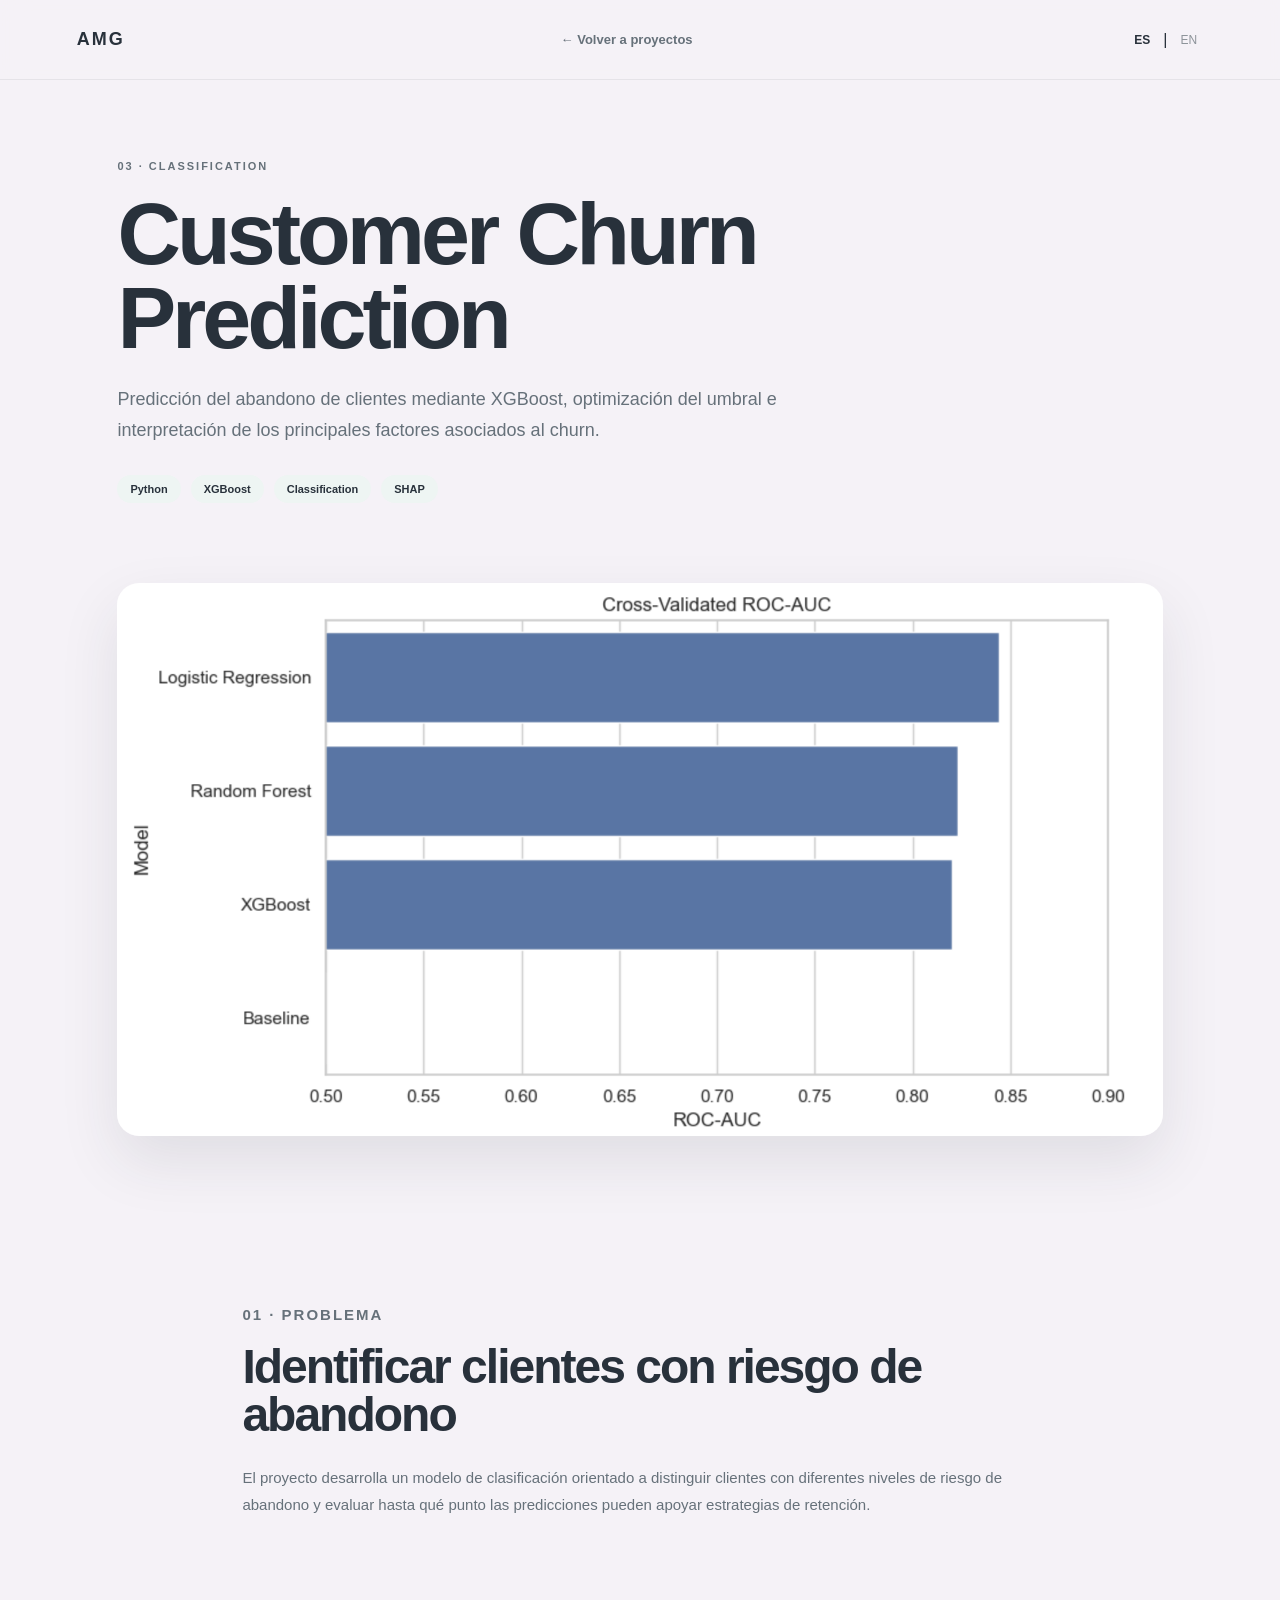
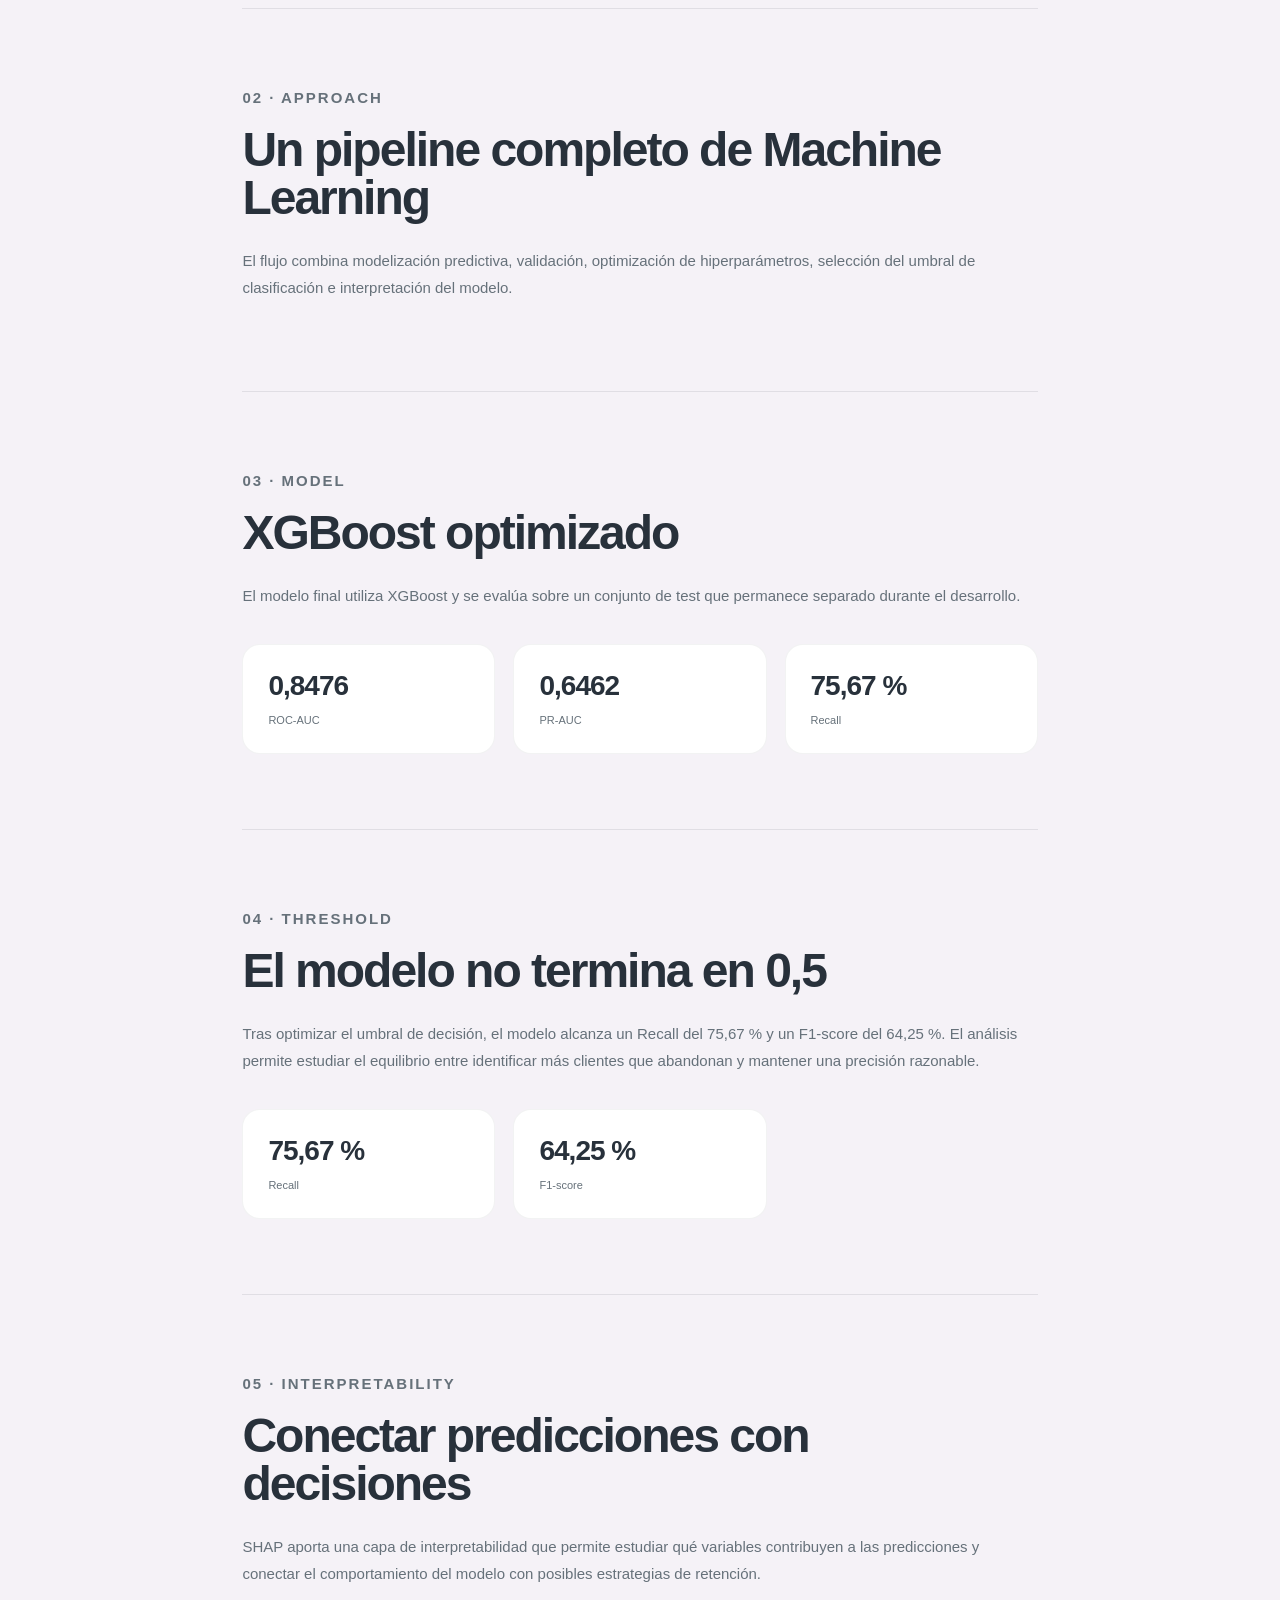
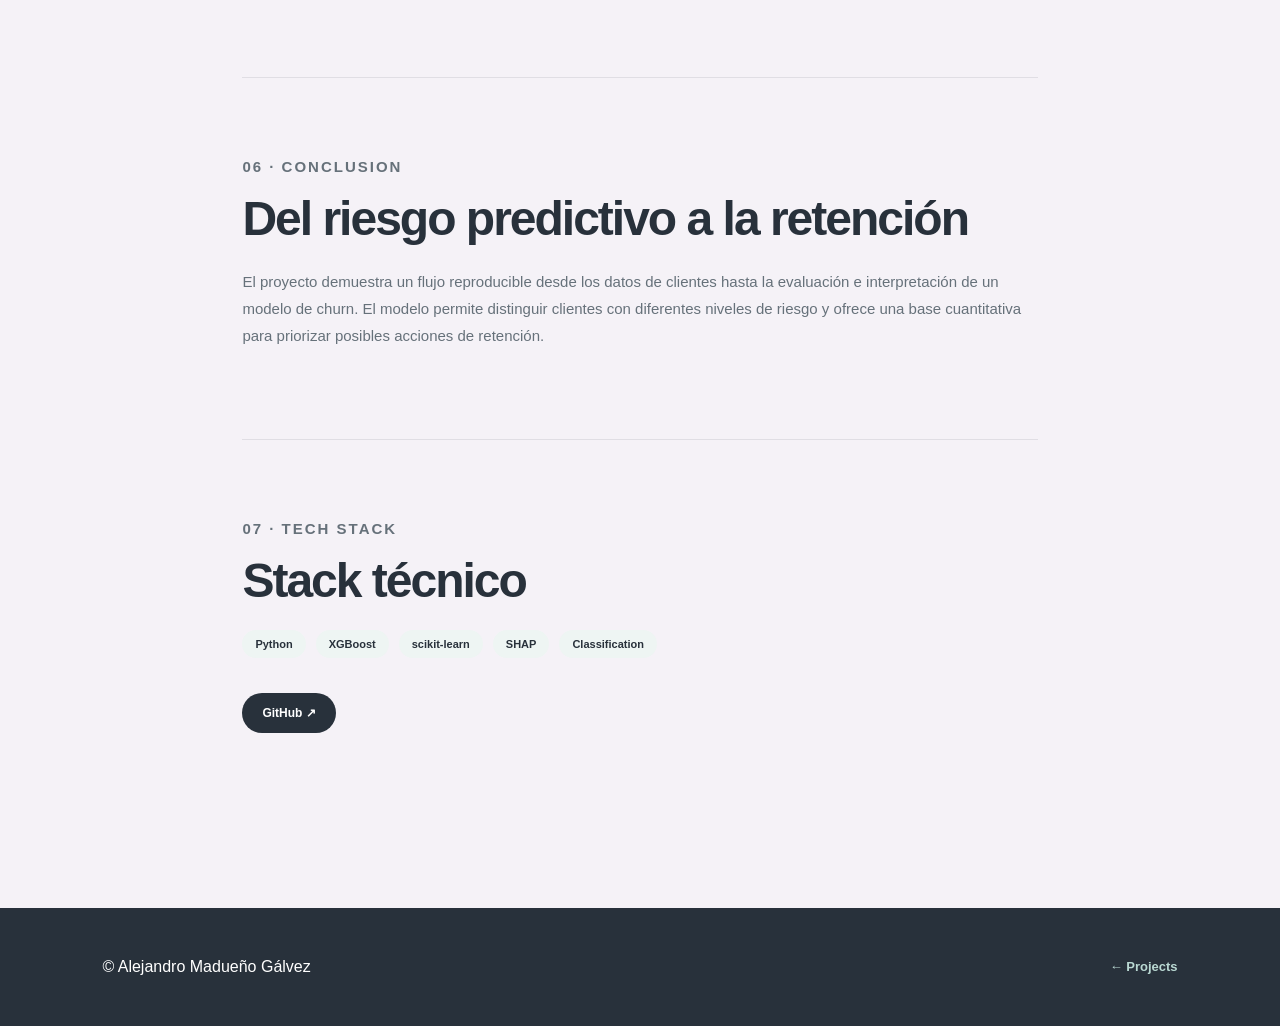
<file: projects/customer-churn.html>
<!DOCTYPE html>
<html lang="es">

<head>

    <meta charset="UTF-8">

    <meta name="viewport"
          content="width=device-width, initial-scale=1.0">

    <title>Customer Churn Prediction | Alejandro Madueño</title>

    <link rel="stylesheet" href="projects.css">

</head>

<body>

<header class="case-navbar">

    <a href="../index.html" class="case-logo">AMG</a>

    <a href="../index.html#projects"
       class="case-back"
       data-es="← Volver a proyectos"
       data-en="← Back to projects">
        ← Volver a proyectos
    </a>

    <div class="language">
        <button id="lang-es" class="active">ES</button>
        <span>|</span>
        <button id="lang-en">EN</button>
    </div>

</header>


<main>

<section class="case-hero">

    <span class="case-number">03 · CLASSIFICATION</span>

    <h1>Customer Churn Prediction</h1>

    <p class="case-intro"
       data-es="Predicción del abandono de clientes mediante XGBoost, optimización del umbral e interpretación de los principales factores asociados al churn."
       data-en="Customer churn prediction using XGBoost, threshold optimization and interpretation of the main factors associated with churn.">
        Predicción del abandono de clientes mediante XGBoost, optimización del umbral e interpretación de los principales factores asociados al churn.
    </p>

    <div class="case-tags">
        <span>Python</span>
        <span>XGBoost</span>
        <span>Classification</span>
        <span>SHAP</span>
    </div>

</section>


<div class="case-image">

    <img src="../assets/customer-churn.png"
         alt="Customer churn analysis">

</div>


<div class="case-main">


<section class="case-section">

    <p class="case-label">01 · PROBLEMA</p>

    <h2
        data-es="Identificar clientes con riesgo de abandono"
        data-en="Identifying customers at risk of churn">
        Identificar clientes con riesgo de abandono
    </h2>

    <p
        data-es="El proyecto desarrolla un modelo de clasificación orientado a distinguir clientes con diferentes niveles de riesgo de abandono y evaluar hasta qué punto las predicciones pueden apoyar estrategias de retención."
        data-en="The project develops a classification model to distinguish customers with different churn risks and evaluate how predictions can support retention strategies.">
        El proyecto desarrolla un modelo de clasificación orientado a distinguir clientes con diferentes niveles de riesgo de abandono y evaluar hasta qué punto las predicciones pueden apoyar estrategias de retención.
    </p>

</section>


<section class="case-section">

    <p class="case-label">02 · APPROACH</p>

    <h2
        data-es="Un pipeline completo de Machine Learning"
        data-en="A complete Machine Learning pipeline">
        Un pipeline completo de Machine Learning
    </h2>

    <p
        data-es="El flujo combina modelización predictiva, validación, optimización de hiperparámetros, selección del umbral de clasificación e interpretación del modelo."
        data-en="The workflow combines predictive modelling, validation, hyperparameter optimization, classification threshold selection and model interpretation.">
        El flujo combina modelización predictiva, validación, optimización de hiperparámetros, selección del umbral de clasificación e interpretación del modelo.
    </p>

</section>


<section class="case-section">

    <p class="case-label">03 · MODEL</p>

    <h2
        data-es="XGBoost optimizado"
        data-en="Optimized XGBoost">
        XGBoost optimizado
    </h2>

    <p
        data-es="El modelo final utiliza XGBoost y se evalúa sobre un conjunto de test que permanece separado durante el desarrollo."
        data-en="The final model uses XGBoost and is evaluated on a held-out test set kept separate during development.">
        El modelo final utiliza XGBoost y se evalúa sobre un conjunto de test que permanece separado durante el desarrollo.
    </p>

    <div class="case-metrics">

        <div class="metric">
            <strong>0,8476</strong>
            <span>ROC-AUC</span>
        </div>

        <div class="metric">
            <strong>0,6462</strong>
            <span>PR-AUC</span>
        </div>

        <div class="metric">
            <strong>75,67 %</strong>
            <span>Recall</span>
        </div>

    </div>

</section>


<section class="case-section">

    <p class="case-label">04 · THRESHOLD</p>

    <h2
        data-es="El modelo no termina en 0,5"
        data-en="The model does not end at 0.5">
        El modelo no termina en 0,5
    </h2>

    <p
        data-es="Tras optimizar el umbral de decisión, el modelo alcanza un Recall del 75,67 % y un F1-score del 64,25 %. El análisis permite estudiar el equilibrio entre identificar más clientes que abandonan y mantener una precisión razonable."
        data-en="After optimizing the decision threshold, the model reaches 75.67% Recall and a 64.25% F1-score. The analysis makes it possible to study the trade-off between identifying more churners and maintaining reasonable precision.">
        Tras optimizar el umbral de decisión, el modelo alcanza un Recall del 75,67 % y un F1-score del 64,25 %. El análisis permite estudiar el equilibrio entre identificar más clientes que abandonan y mantener una precisión razonable.
    </p>

    <div class="case-metrics">

        <div class="metric">
            <strong>75,67 %</strong>
            <span>Recall</span>
        </div>

        <div class="metric">
            <strong>64,25 %</strong>
            <span>F1-score</span>
        </div>

    </div>

</section>


<section class="case-section">

    <p class="case-label">05 · INTERPRETABILITY</p>

    <h2
        data-es="Conectar predicciones con decisiones"
        data-en="Connecting predictions with decisions">
        Conectar predicciones con decisiones
    </h2>

    <p
        data-es="SHAP aporta una capa de interpretabilidad que permite estudiar qué variables contribuyen a las predicciones y conectar el comportamiento del modelo con posibles estrategias de retención."
        data-en="SHAP provides an interpretability layer that helps identify which variables contribute to predictions and connect model behaviour with potential retention strategies.">
        SHAP aporta una capa de interpretabilidad que permite estudiar qué variables contribuyen a las predicciones y conectar el comportamiento del modelo con posibles estrategias de retención.
    </p>

</section>


<section class="case-section">

    <p class="case-label">06 · CONCLUSION</p>

    <h2
        data-es="Del riesgo predictivo a la retención"
        data-en="From predictive risk to retention">
        Del riesgo predictivo a la retención
    </h2>

    <p
        data-es="El proyecto demuestra un flujo reproducible desde los datos de clientes hasta la evaluación e interpretación de un modelo de churn. El modelo permite distinguir clientes con diferentes niveles de riesgo y ofrece una base cuantitativa para priorizar posibles acciones de retención."
        data-en="The project demonstrates a reproducible workflow from customer data to model evaluation and interpretation. The model can distinguish customers with different risk levels and provides a quantitative basis for prioritizing potential retention actions.">
        El proyecto demuestra un flujo reproducible desde los datos de clientes hasta la evaluación e interpretación de un modelo de churn. El modelo permite distinguir clientes con diferentes niveles de riesgo y ofrece una base cuantitativa para priorizar posibles acciones de retención.
    </p>

</section>


<section class="case-section">

    <p class="case-label">07 · TECH STACK</p>

    <h2
        data-es="Stack técnico"
        data-en="Technical stack">
        Stack técnico
    </h2>

    <div class="case-tags">
        <span>Python</span>
        <span>XGBoost</span>
        <span>scikit-learn</span>
        <span>SHAP</span>
        <span>Classification</span>
    </div>

    <div class="case-links">

        <a href="https://github.com/AlexMadu56/customer-churn-prediction"
           target="_blank">
            GitHub ↗
        </a>

    </div>

</section>


</div>

</main>


<footer class="case-footer">

    <span>© Alejandro Madueño Gálvez</span>

    <a href="../index.html#projects">
        ← Projects
    </a>

</footer>


<script>

const langES = document.getElementById("lang-es");
const langEN = document.getElementById("lang-en");

const translatableElements =
    document.querySelectorAll("[data-es][data-en]");

function changeLanguage(language) {

    translatableElements.forEach(element => {
        element.textContent =
            element.getAttribute(`data-${language}`);
    });

    document.documentElement.lang = language;

    if (language === "es") {
        langES.classList.add("active");
        langEN.classList.remove("active");
    } else {
        langEN.classList.add("active");
        langES.classList.remove("active");
    }
}

langES.addEventListener("click", () => changeLanguage("es"));
langEN.addEventListener("click", () => changeLanguage("en"));

</script>

</body>
</html>
</file>
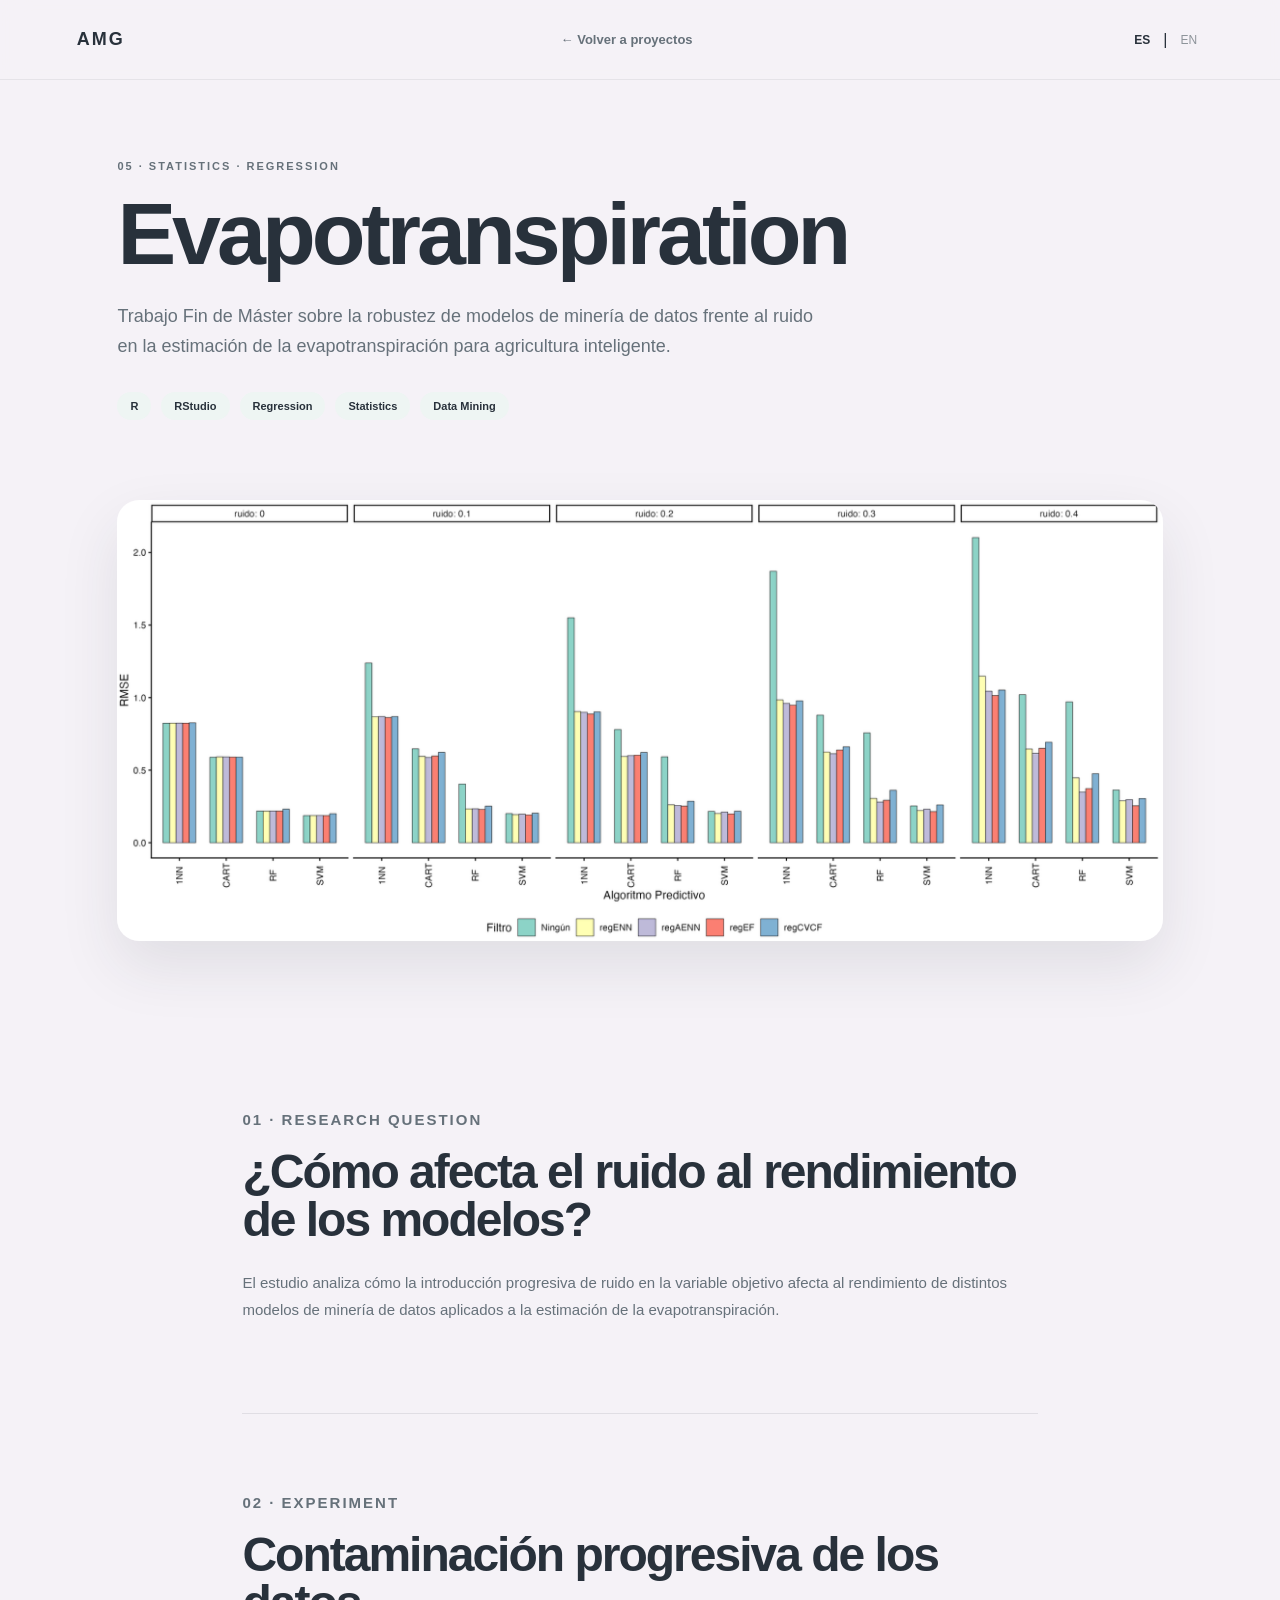
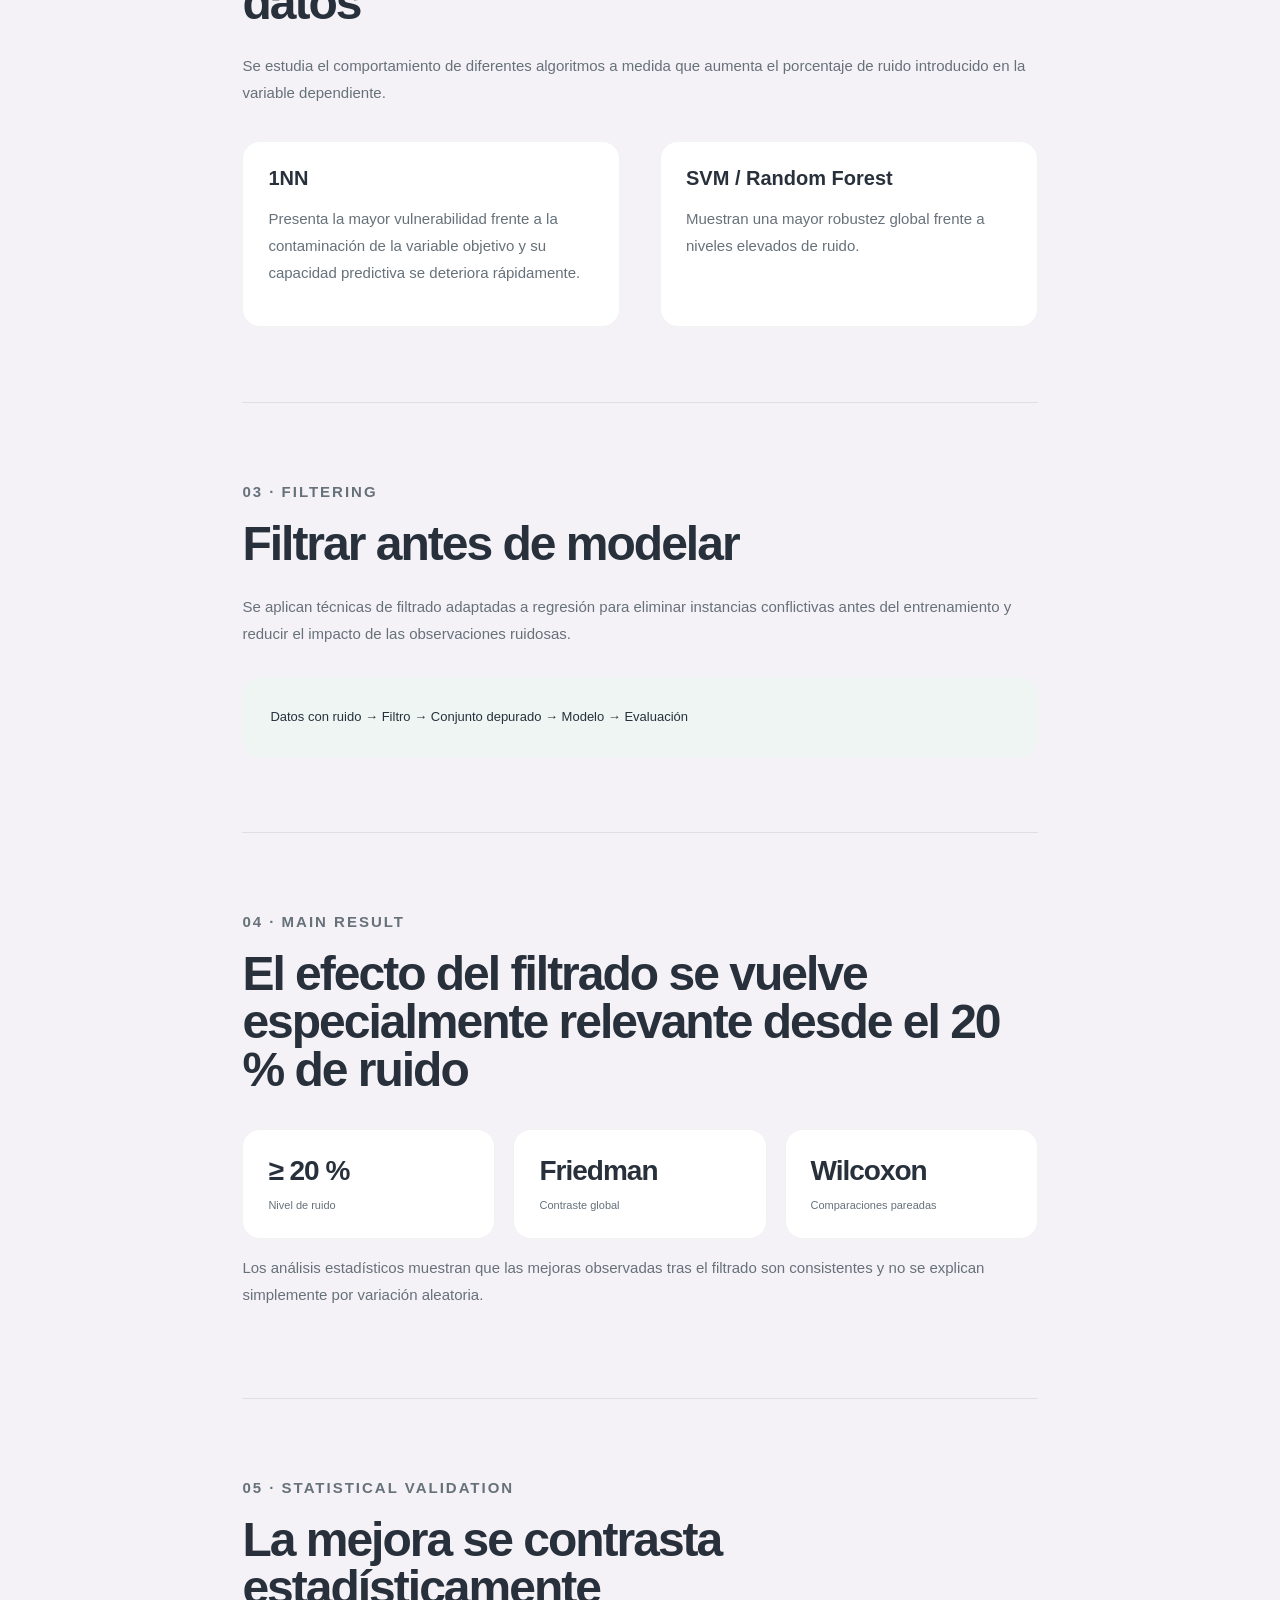
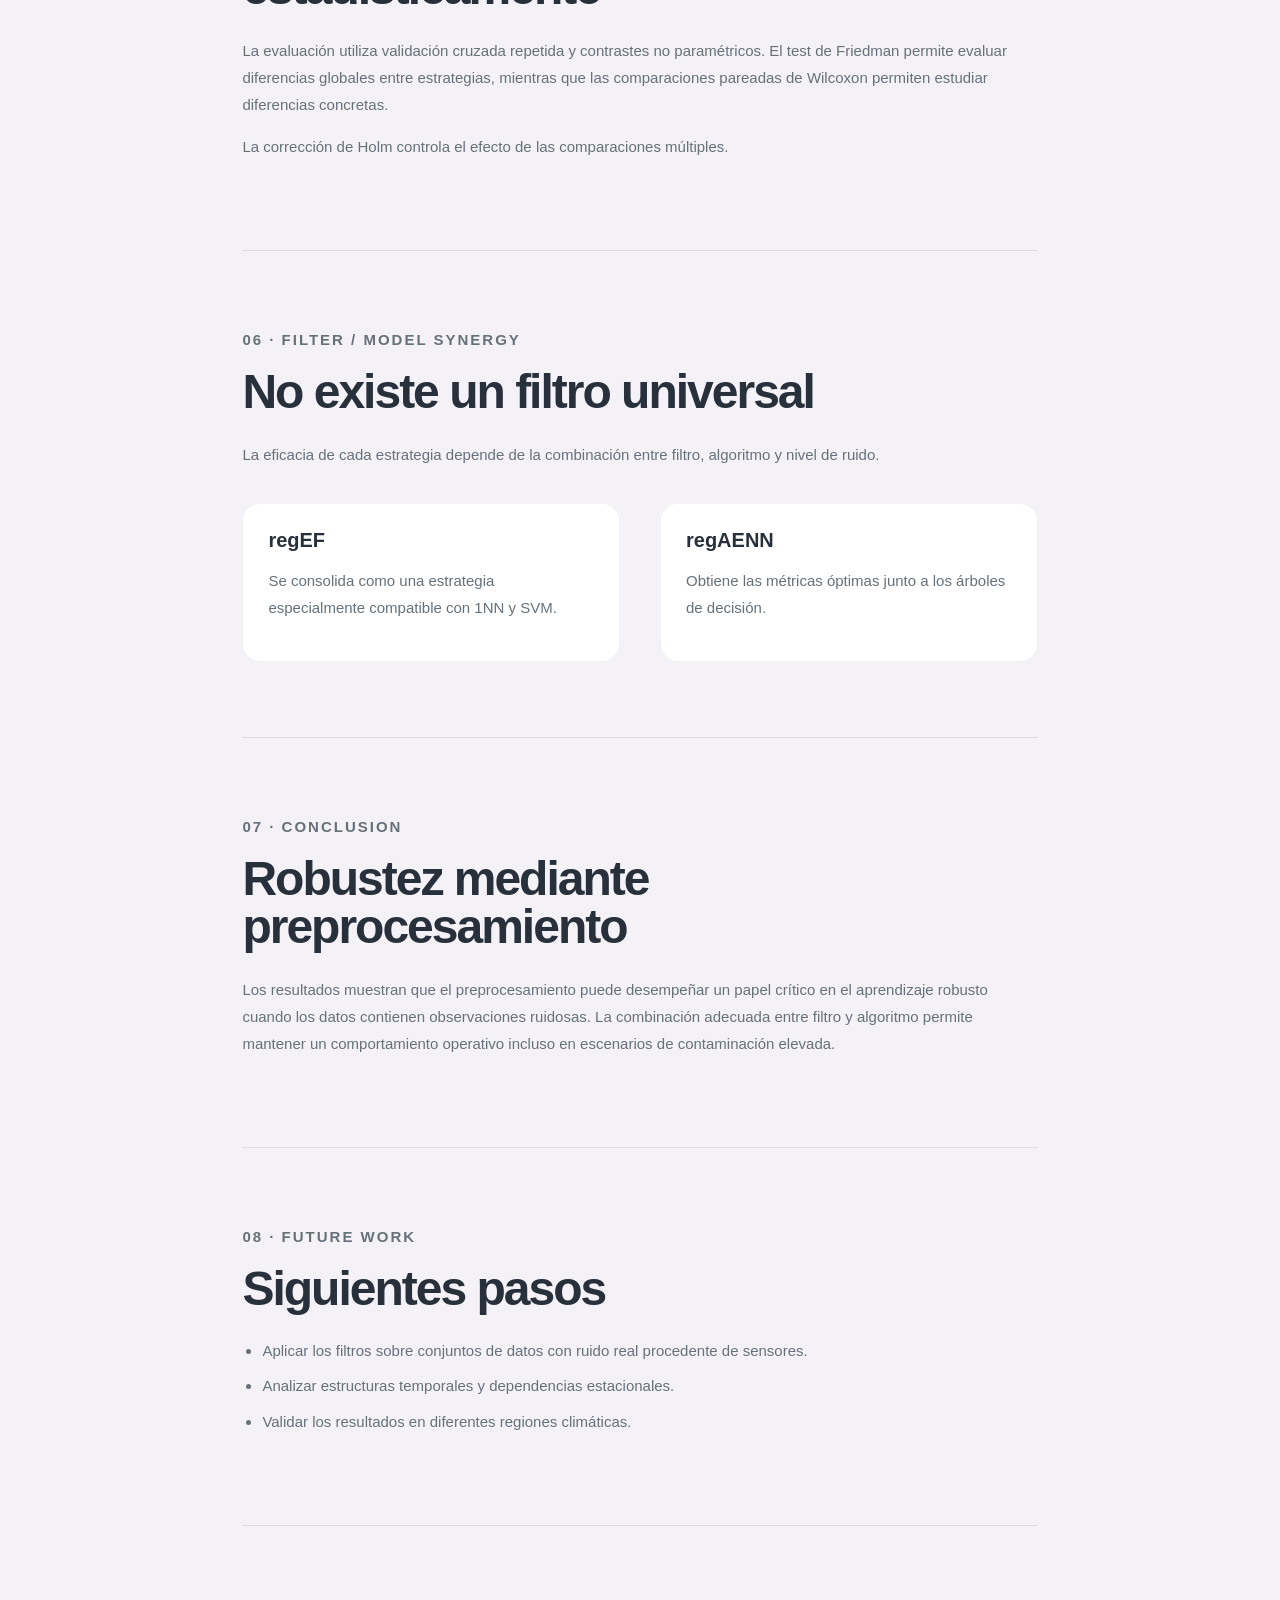
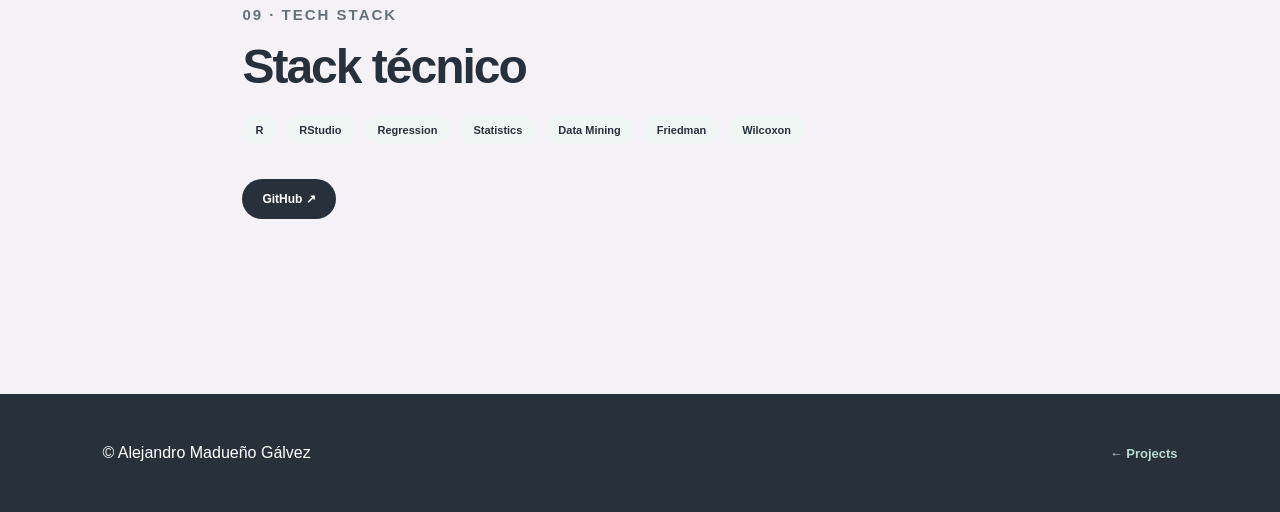
<file: projects/evapotranspiration.html>
<!DOCTYPE html>
<html lang="es">

<head>

    <meta charset="UTF-8">

    <meta name="viewport"
          content="width=device-width, initial-scale=1.0">

    <title>Evapotranspiration | Alejandro Madueño</title>

    <link rel="stylesheet" href="projects.css">

</head>

<body>

<header class="case-navbar">

    <a href="../index.html" class="case-logo">AMG</a>

    <a href="../index.html#projects"
       class="case-back"
       data-es="← Volver a proyectos"
       data-en="← Back to projects">
        ← Volver a proyectos
    </a>

    <div class="language">
        <button id="lang-es" class="active">ES</button>
        <span>|</span>
        <button id="lang-en">EN</button>
    </div>

</header>


<main>

<section class="case-hero">

    <span class="case-number">05 · STATISTICS · REGRESSION</span>

    <h1>Evapotranspiration</h1>

    <p class="case-intro"
       data-es="Trabajo Fin de Máster sobre la robustez de modelos de minería de datos frente al ruido en la estimación de la evapotranspiración para agricultura inteligente."
       data-en="Master's thesis on the robustness of data mining models under noise when estimating evapotranspiration for smart agriculture.">
        Trabajo Fin de Máster sobre la robustez de modelos de minería de datos frente al ruido en la estimación de la evapotranspiración para agricultura inteligente.
    </p>

    <div class="case-tags">

        <span>R</span>
        <span>RStudio</span>
        <span>Regression</span>
        <span>Statistics</span>
        <span>Data Mining</span>

    </div>

</section>


<div class="case-image">

    <img src="../assets/evapotranspiration.png"
         alt="Evapotranspiration statistical analysis">

</div>


<div class="case-main">


<section class="case-section">

    <p class="case-label">01 · RESEARCH QUESTION</p>

    <h2
        data-es="¿Cómo afecta el ruido al rendimiento de los modelos?"
        data-en="How does noise affect model performance?">
        ¿Cómo afecta el ruido al rendimiento de los modelos?
    </h2>

    <p
        data-es="El estudio analiza cómo la introducción progresiva de ruido en la variable objetivo afecta al rendimiento de distintos modelos de minería de datos aplicados a la estimación de la evapotranspiración."
        data-en="The study analyses how progressively injecting noise into the target variable affects different data mining models used for evapotranspiration estimation.">
        El estudio analiza cómo la introducción progresiva de ruido en la variable objetivo afecta al rendimiento de distintos modelos de minería de datos aplicados a la estimación de la evapotranspiración.
    </p>

</section>


<section class="case-section">

    <p class="case-label">02 · EXPERIMENT</p>

    <h2
        data-es="Contaminación progresiva de los datos"
        data-en="Progressive data contamination">
        Contaminación progresiva de los datos
    </h2>

    <p
        data-es="Se estudia el comportamiento de diferentes algoritmos a medida que aumenta el porcentaje de ruido introducido en la variable dependiente."
        data-en="Different algorithms are evaluated as the percentage of noise introduced into the dependent variable increases.">
        Se estudia el comportamiento de diferentes algoritmos a medida que aumenta el porcentaje de ruido introducido en la variable dependiente.
    </p>

    <div class="case-columns">

        <div class="case-column">

            <h3>1NN</h3>

            <p
                data-es="Presenta la mayor vulnerabilidad frente a la contaminación de la variable objetivo y su capacidad predictiva se deteriora rápidamente."
                data-en="Shows the highest vulnerability to target contamination, with predictive performance deteriorating rapidly.">
                Presenta la mayor vulnerabilidad frente a la contaminación de la variable objetivo y su capacidad predictiva se deteriora rápidamente.
            </p>

        </div>

        <div class="case-column">

            <h3>SVM / Random Forest</h3>

            <p
                data-es="Muestran una mayor robustez global frente a niveles elevados de ruido."
                data-en="Show greater overall robustness under higher noise levels.">
                Muestran una mayor robustez global frente a niveles elevados de ruido.
            </p>

        </div>

    </div>

</section>


<section class="case-section">

    <p class="case-label">03 · FILTERING</p>

    <h2
        data-es="Filtrar antes de modelar"
        data-en="Filtering before modelling">
        Filtrar antes de modelar
    </h2>

    <p
        data-es="Se aplican técnicas de filtrado adaptadas a regresión para eliminar instancias conflictivas antes del entrenamiento y reducir el impacto de las observaciones ruidosas."
        data-en="Regression-oriented filtering techniques are applied to remove conflicting instances before training and reduce the impact of noisy observations.">
        Se aplican técnicas de filtrado adaptadas a regresión para eliminar instancias conflictivas antes del entrenamiento y reducir el impacto de las observaciones ruidosas.
    </p>

    <div class="tech-box">

        <p>
            Datos con ruido → Filtro → Conjunto depurado →
            Modelo → Evaluación
        </p>

    </div>

</section>


<section class="case-section">

    <p class="case-label">04 · MAIN RESULT</p>

    <h2
        data-es="El efecto del filtrado se vuelve especialmente relevante desde el 20 % de ruido"
        data-en="Filtering becomes especially effective from 20% noise">
        El efecto del filtrado se vuelve especialmente relevante desde el 20 % de ruido
    </h2>

    <div class="case-metrics">

        <div class="metric">
            <strong>≥ 20 %</strong>
            <span
                data-es="Nivel de ruido"
                data-en="Noise level">
                Nivel de ruido
            </span>
        </div>

        <div class="metric">
            <strong>Friedman</strong>
            <span
                data-es="Contraste global"
                data-en="Global test">
                Contraste global
            </span>
        </div>

        <div class="metric">
            <strong>Wilcoxon</strong>
            <span
                data-es="Comparaciones pareadas"
                data-en="Paired comparisons">
                Comparaciones pareadas
            </span>
        </div>

    </div>

    <p
        data-es="Los análisis estadísticos muestran que las mejoras observadas tras el filtrado son consistentes y no se explican simplemente por variación aleatoria."
        data-en="Statistical analyses indicate that the improvements observed after filtering are consistent and cannot simply be attributed to random variation.">
        Los análisis estadísticos muestran que las mejoras observadas tras el filtrado son consistentes y no se explican simplemente por variación aleatoria.
    </p>

</section>


<section class="case-section">

    <p class="case-label">05 · STATISTICAL VALIDATION</p>

    <h2
        data-es="La mejora se contrasta estadísticamente"
        data-en="The improvement is statistically tested">
        La mejora se contrasta estadísticamente
    </h2>

    <p
        data-es="La evaluación utiliza validación cruzada repetida y contrastes no paramétricos. El test de Friedman permite evaluar diferencias globales entre estrategias, mientras que las comparaciones pareadas de Wilcoxon permiten estudiar diferencias concretas."
        data-en="The evaluation uses repeated cross-validation and non-parametric tests. The Friedman test evaluates global differences between strategies, while paired Wilcoxon comparisons examine specific differences.">
        La evaluación utiliza validación cruzada repetida y contrastes no paramétricos. El test de Friedman permite evaluar diferencias globales entre estrategias, mientras que las comparaciones pareadas de Wilcoxon permiten estudiar diferencias concretas.
    </p>

    <p
        data-es="La corrección de Holm controla el efecto de las comparaciones múltiples."
        data-en="Holm correction is used to account for multiple comparisons.">
        La corrección de Holm controla el efecto de las comparaciones múltiples.
    </p>

</section>


<section class="case-section">

    <p class="case-label">06 · FILTER / MODEL SYNERGY</p>

    <h2
        data-es="No existe un filtro universal"
        data-en="There is no universal filter">
        No existe un filtro universal
    </h2>

    <p
        data-es="La eficacia de cada estrategia depende de la combinación entre filtro, algoritmo y nivel de ruido."
        data-en="The effectiveness of each strategy depends on the combination of filter, algorithm and noise level.">
        La eficacia de cada estrategia depende de la combinación entre filtro, algoritmo y nivel de ruido.
    </p>

    <div class="case-columns">

        <div class="case-column">

            <h3>regEF</h3>

            <p
                data-es="Se consolida como una estrategia especialmente compatible con 1NN y SVM."
                data-en="Shows particularly strong compatibility with 1NN and SVM.">
                Se consolida como una estrategia especialmente compatible con 1NN y SVM.
            </p>

        </div>

        <div class="case-column">

            <h3>regAENN</h3>

            <p
                data-es="Obtiene las métricas óptimas junto a los árboles de decisión."
                data-en="Achieves the best metrics alongside decision-tree models.">
                Obtiene las métricas óptimas junto a los árboles de decisión.
            </p>

        </div>

    </div>

</section>


<section class="case-section">

    <p class="case-label">07 · CONCLUSION</p>

    <h2
        data-es="Robustez mediante preprocesamiento"
        data-en="Robustness through preprocessing">
        Robustez mediante preprocesamiento
    </h2>

    <p
        data-es="Los resultados muestran que el preprocesamiento puede desempeñar un papel crítico en el aprendizaje robusto cuando los datos contienen observaciones ruidosas. La combinación adecuada entre filtro y algoritmo permite mantener un comportamiento operativo incluso en escenarios de contaminación elevada."
        data-en="The results show that preprocessing can play a critical role in robust learning when data contain noisy observations. An appropriate filter-model combination can maintain operational performance even under high contamination levels.">
        Los resultados muestran que el preprocesamiento puede desempeñar un papel crítico en el aprendizaje robusto cuando los datos contienen observaciones ruidosas. La combinación adecuada entre filtro y algoritmo permite mantener un comportamiento operativo incluso en escenarios de contaminación elevada.
    </p>

</section>


<section class="case-section">

    <p class="case-label">08 · FUTURE WORK</p>

    <h2
        data-es="Siguientes pasos"
        data-en="Future work">
        Siguientes pasos
    </h2>

    <ul>

        <li
            data-es="Aplicar los filtros sobre conjuntos de datos con ruido real procedente de sensores."
            data-en="Apply filtering techniques to datasets containing real sensor noise.">
            Aplicar los filtros sobre conjuntos de datos con ruido real procedente de sensores.
        </li>

        <li
            data-es="Analizar estructuras temporales y dependencias estacionales."
            data-en="Analyse temporal structures and seasonal dependencies.">
            Analizar estructuras temporales y dependencias estacionales.
        </li>

        <li
            data-es="Validar los resultados en diferentes regiones climáticas."
            data-en="Validate results across different climatic regions.">
            Validar los resultados en diferentes regiones climáticas.
        </li>

    </ul>

</section>


<section class="case-section">

    <p class="case-label">09 · TECH STACK</p>

    <h2
        data-es="Stack técnico"
        data-en="Technical stack">
        Stack técnico
    </h2>

    <div class="case-tags">

        <span>R</span>
        <span>RStudio</span>
        <span>Regression</span>
        <span>Statistics</span>
        <span>Data Mining</span>
        <span>Friedman</span>
        <span>Wilcoxon</span>

    </div>

    <div class="case-links">

        <a href="https://github.com/AlexMadu56/Resultados_TFM_Evapotranspiracion"
           target="_blank">
            GitHub ↗
        </a>

    </div>

</section>


</div>

</main>


<footer class="case-footer">

    <span>© Alejandro Madueño Gálvez</span>

    <a href="../index.html#projects">
        ← Projects
    </a>

</footer>


<script>

const langES = document.getElementById("lang-es");
const langEN = document.getElementById("lang-en");

const translatableElements =
    document.querySelectorAll("[data-es][data-en]");

function changeLanguage(language) {

    translatableElements.forEach(element => {
        element.textContent =
            element.getAttribute(`data-${language}`);
    });

    document.documentElement.lang = language;

    if (language === "es") {
        langES.classList.add("active");
        langEN.classList.remove("active");
    } else {
        langEN.classList.add("active");
        langES.classList.remove("active");
    }
}

langES.addEventListener("click", () => changeLanguage("es"));
langEN.addEventListener("click", () => changeLanguage("en"));

</script>

</body>
</html>
</file>
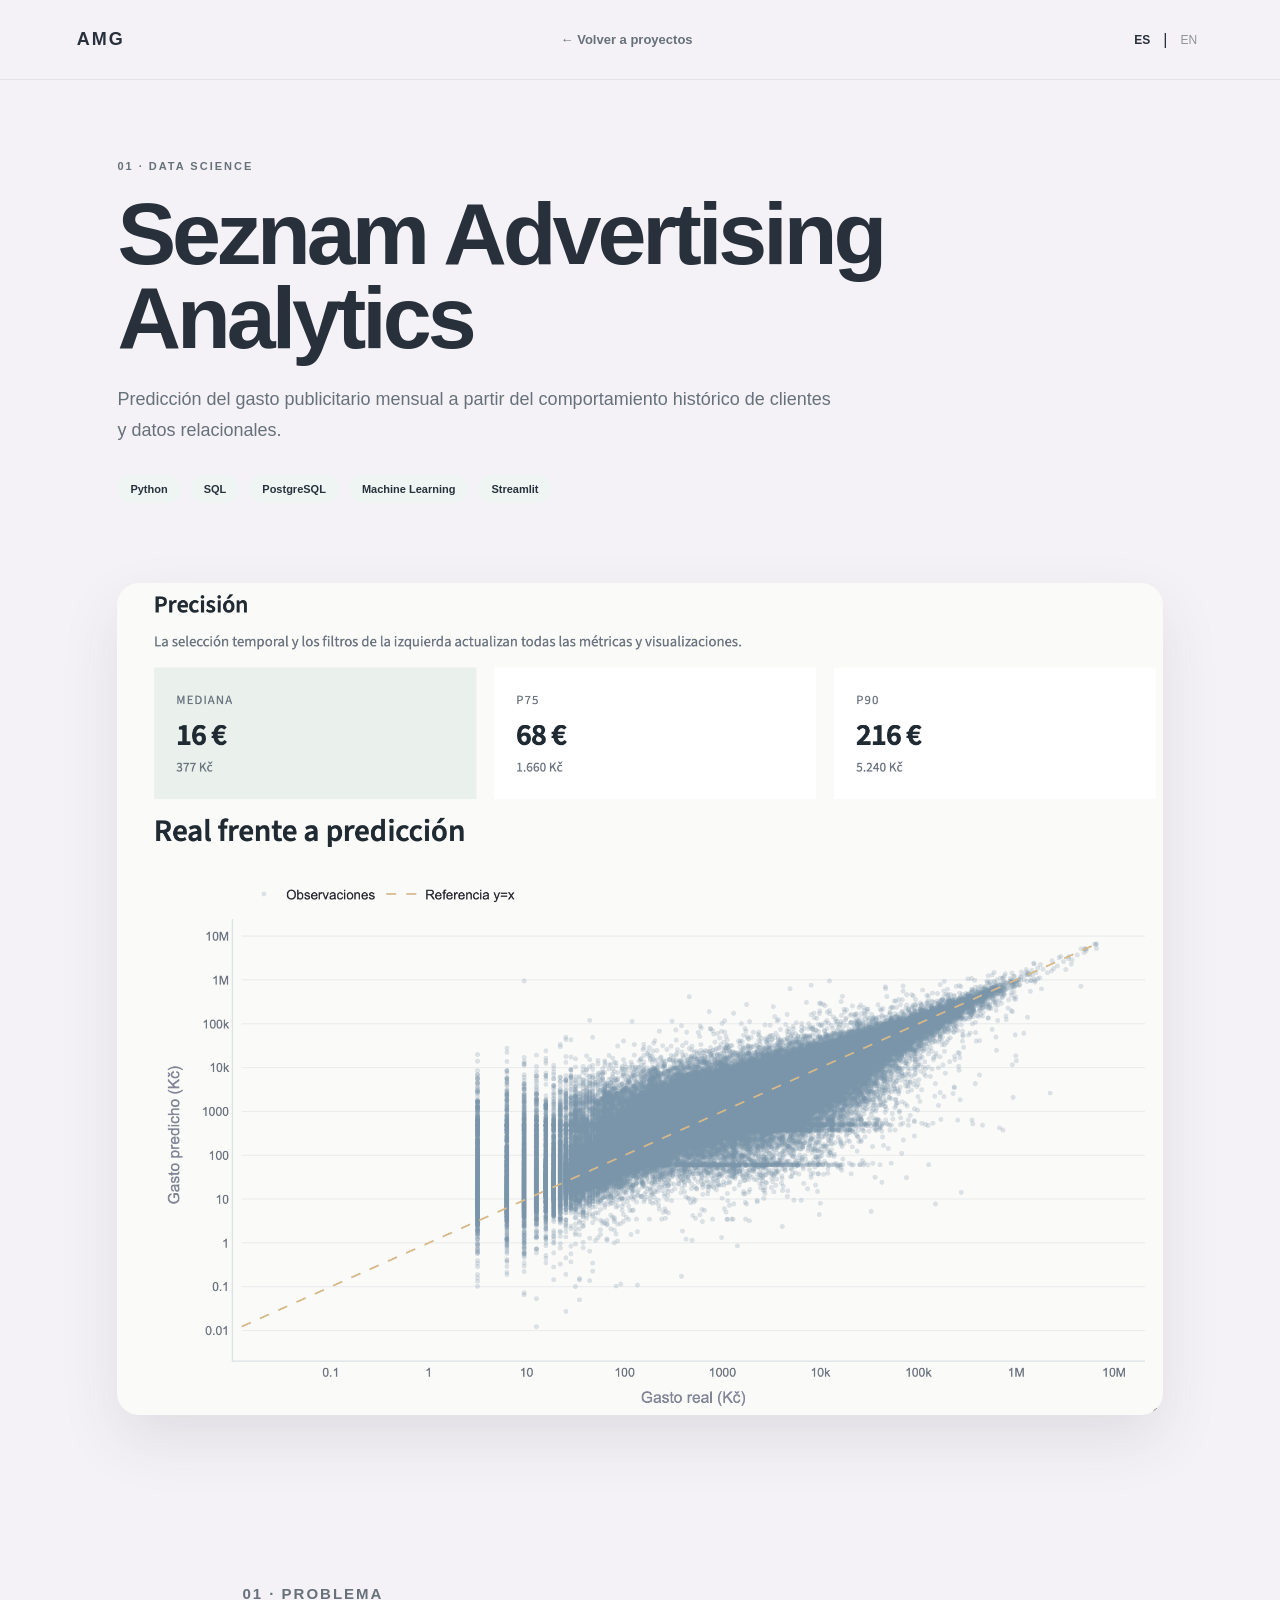
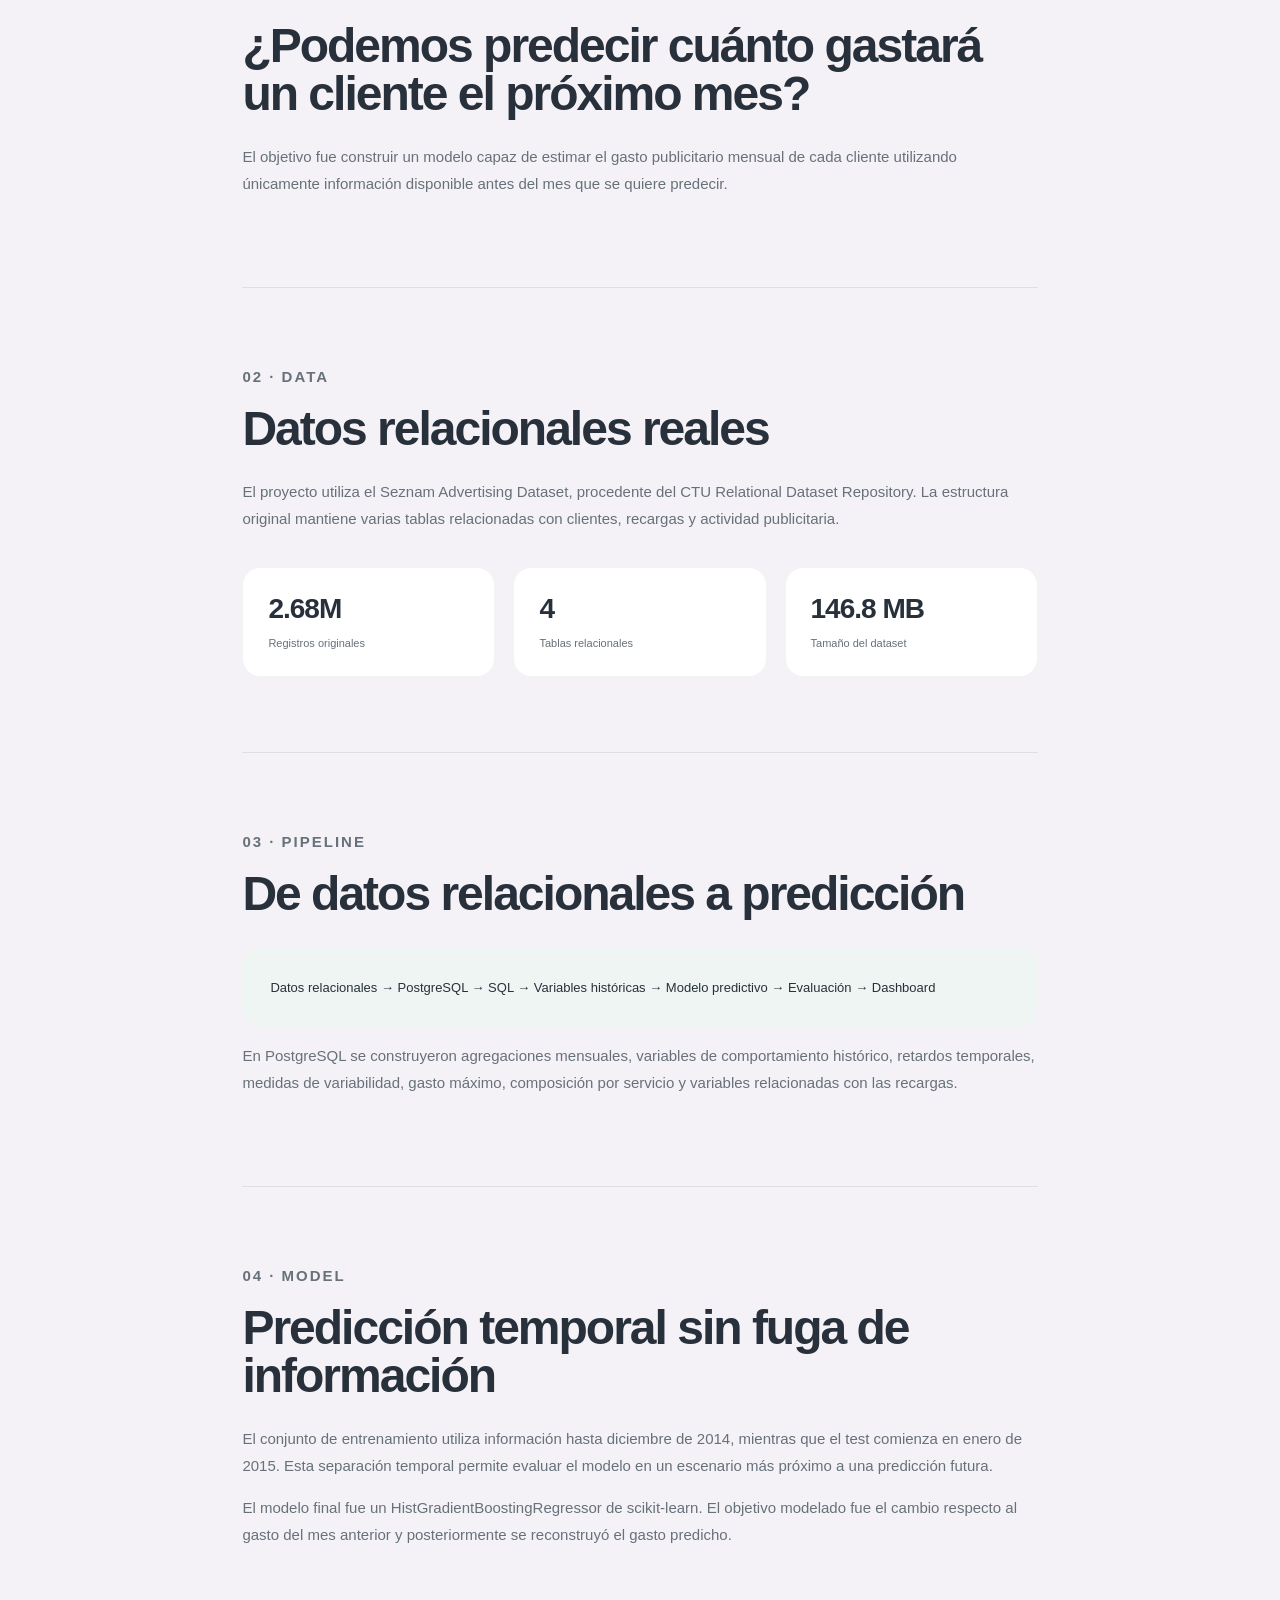
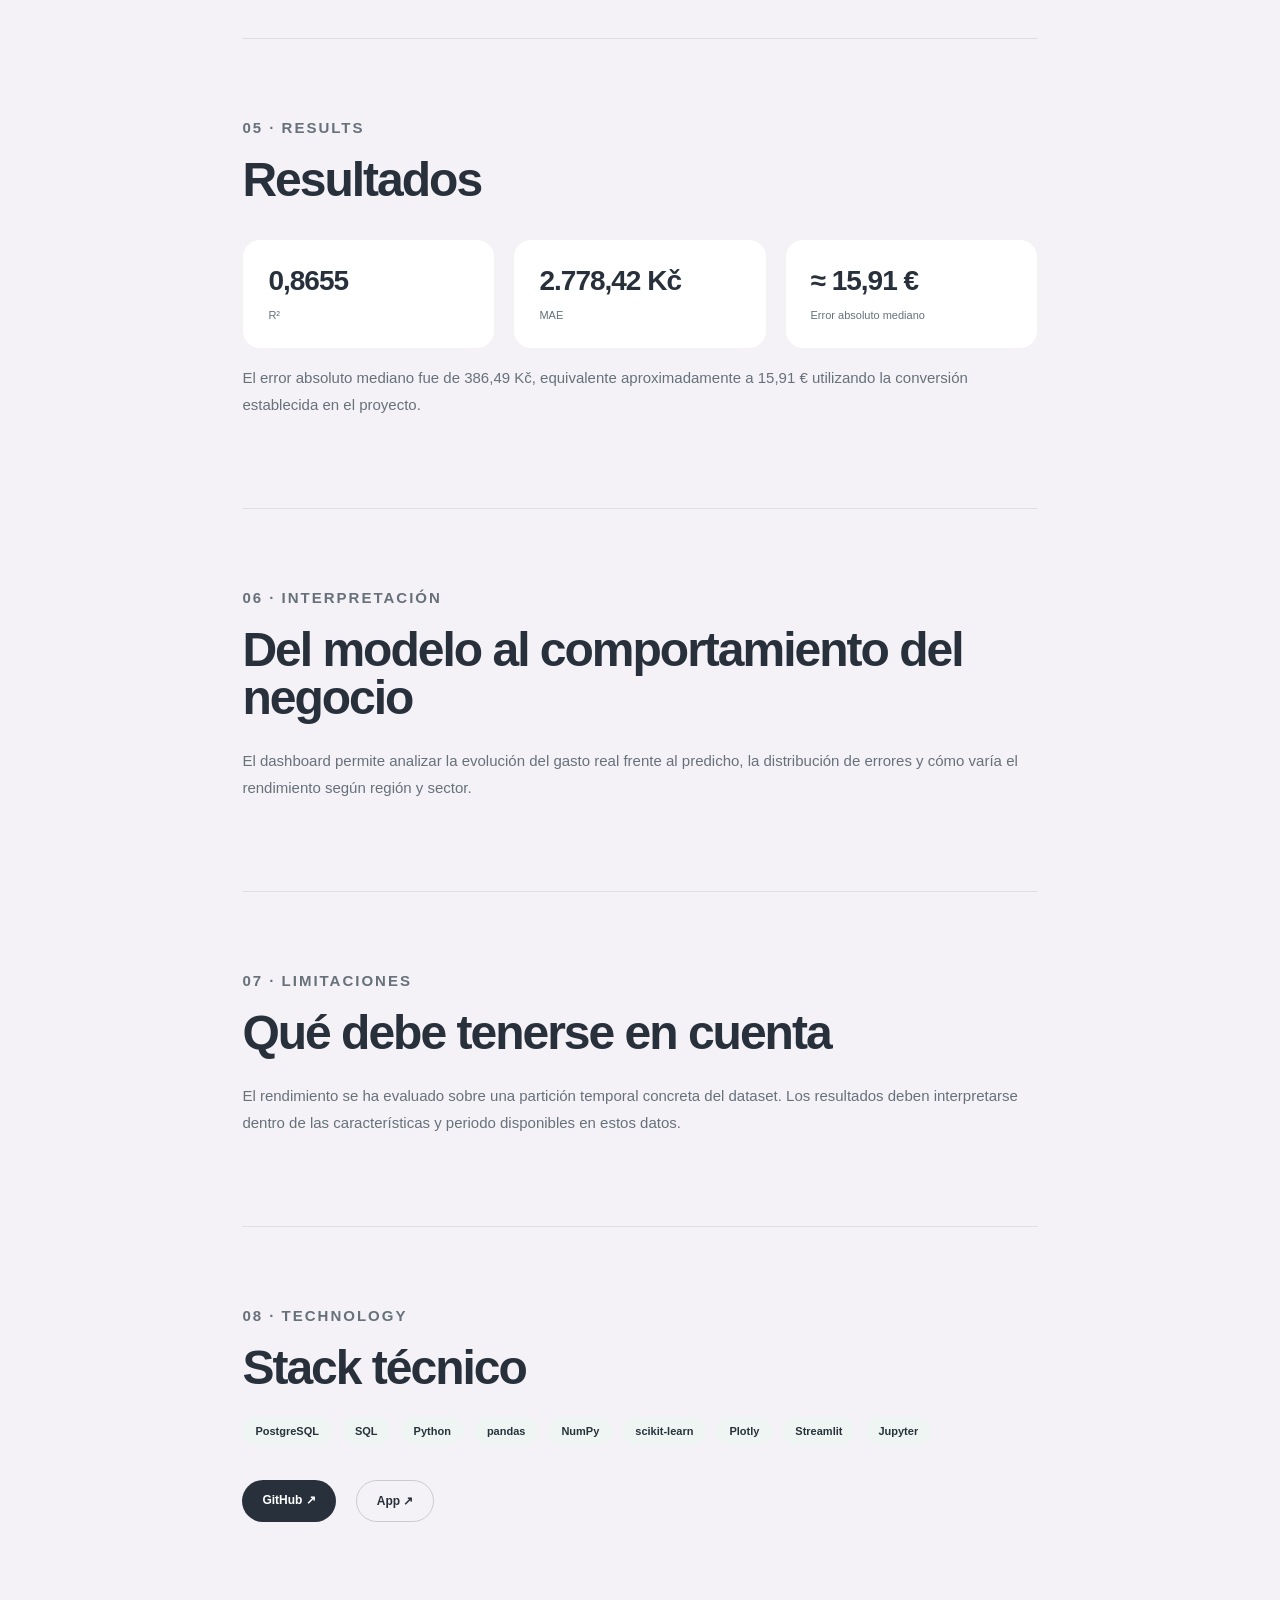
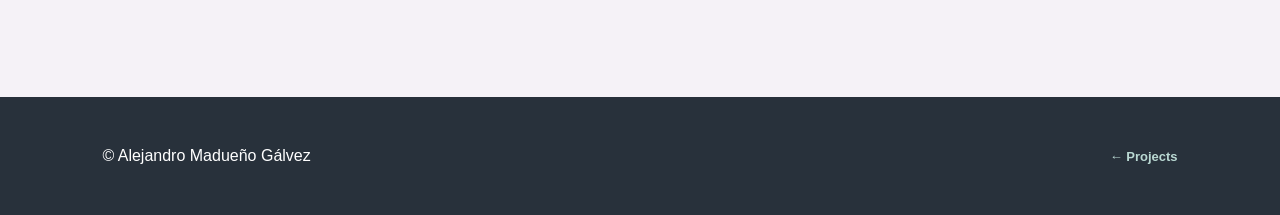
<file: projects/seznam.html>
<!DOCTYPE html>
<html lang="es">

<head>

    <meta charset="UTF-8">

    <meta name="viewport"
          content="width=device-width, initial-scale=1.0">

    <title>Seznam Advertising Analytics | Alejandro Madueño</title>

    <link rel="stylesheet" href="projects.css">

</head>

<body>

<header class="case-navbar">

    <a href="../index.html" class="case-logo">AMG</a>

    <a href="../index.html#projects" class="case-back"
       data-es="← Volver a proyectos"
       data-en="← Back to projects">
        ← Volver a proyectos
    </a>

    <div class="language">

        <button id="lang-es" class="active">ES</button>

        <span>|</span>

        <button id="lang-en">EN</button>

    </div>

</header>


<main>

<section class="case-hero">

    <span class="case-number">01 · DATA SCIENCE</span>

    <h1>
        Seznam Advertising Analytics
    </h1>

    <p class="case-intro"
       data-es="Predicción del gasto publicitario mensual a partir del comportamiento histórico de clientes y datos relacionales."
       data-en="Monthly advertising spend prediction using historical customer behaviour and relational data.">
        Predicción del gasto publicitario mensual a partir del comportamiento histórico de clientes y datos relacionales.
    </p>

    <div class="case-tags">

        <span>Python</span>
        <span>SQL</span>
        <span>PostgreSQL</span>
        <span>Machine Learning</span>
        <span>Streamlit</span>

    </div>

</section>


<div class="case-image">

    <img src="../assets/seznam-dashboard.png"
         alt="Seznam Advertising Analytics dashboard">

</div>


<div class="case-main">


<section class="case-section">

    <p class="case-label"
       data-es="01 · PROBLEMA"
       data-en="01 · PROBLEM">
        01 · PROBLEMA
    </p>

    <h2
        data-es="¿Podemos predecir cuánto gastará un cliente el próximo mes?"
        data-en="Can we predict how much a client will spend next month?">
        ¿Podemos predecir cuánto gastará un cliente el próximo mes?
    </h2>

    <p
        data-es="El objetivo fue construir un modelo capaz de estimar el gasto publicitario mensual de cada cliente utilizando únicamente información disponible antes del mes que se quiere predecir."
        data-en="The goal was to build a model capable of estimating each client's monthly advertising spend using only information available before the month being predicted.">
        El objetivo fue construir un modelo capaz de estimar el gasto publicitario mensual de cada cliente utilizando únicamente información disponible antes del mes que se quiere predecir.
    </p>

</section>


<section class="case-section">

    <p class="case-label">02 · DATA</p>

    <h2
        data-es="Datos relacionales reales"
        data-en="Real relational data">
        Datos relacionales reales
    </h2>

    <p
        data-es="El proyecto utiliza el Seznam Advertising Dataset, procedente del CTU Relational Dataset Repository. La estructura original mantiene varias tablas relacionadas con clientes, recargas y actividad publicitaria."
        data-en="The project uses the Seznam Advertising Dataset from the CTU Relational Dataset Repository. The original structure contains several tables related to clients, recharges and advertising activity.">
        El proyecto utiliza el Seznam Advertising Dataset, procedente del CTU Relational Dataset Repository. La estructura original mantiene varias tablas relacionadas con clientes, recargas y actividad publicitaria.
    </p>

    <div class="case-metrics">

        <div class="metric">
            <strong>2.68M</strong>
            <span
                data-es="Registros originales"
                data-en="Original records">
                Registros originales
            </span>
        </div>

        <div class="metric">
            <strong>4</strong>
            <span
                data-es="Tablas relacionales"
                data-en="Relational tables">
                Tablas relacionales
            </span>
        </div>

        <div class="metric">
            <strong>146.8 MB</strong>
            <span
                data-es="Tamaño del dataset"
                data-en="Dataset size">
                Tamaño del dataset
            </span>
        </div>

    </div>

</section>


<section class="case-section">

    <p class="case-label">03 · PIPELINE</p>

    <h2
        data-es="De datos relacionales a predicción"
        data-en="From relational data to prediction">
        De datos relacionales a predicción
    </h2>

    <div class="tech-box">

        <p>
            Datos relacionales → PostgreSQL → SQL →
            Variables históricas → Modelo predictivo →
            Evaluación → Dashboard
        </p>

    </div>

    <p
        data-es="En PostgreSQL se construyeron agregaciones mensuales, variables de comportamiento histórico, retardos temporales, medidas de variabilidad, gasto máximo, composición por servicio y variables relacionadas con las recargas."
        data-en="PostgreSQL was used to build monthly aggregations, historical behaviour variables, temporal lags, variability measures, maximum spend, service composition and recharge-related variables.">
        En PostgreSQL se construyeron agregaciones mensuales, variables de comportamiento histórico, retardos temporales, medidas de variabilidad, gasto máximo, composición por servicio y variables relacionadas con las recargas.
    </p>

</section>


<section class="case-section">

    <p class="case-label">04 · MODEL</p>

    <h2
        data-es="Predicción temporal sin fuga de información"
        data-en="Temporal prediction without data leakage">
        Predicción temporal sin fuga de información
    </h2>

    <p
        data-es="El conjunto de entrenamiento utiliza información hasta diciembre de 2014, mientras que el test comienza en enero de 2015. Esta separación temporal permite evaluar el modelo en un escenario más próximo a una predicción futura."
        data-en="The training set uses information up to December 2014, while the test set starts in January 2015. This temporal split provides a more realistic evaluation of future prediction.">
        El conjunto de entrenamiento utiliza información hasta diciembre de 2014, mientras que el test comienza en enero de 2015. Esta separación temporal permite evaluar el modelo en un escenario más próximo a una predicción futura.
    </p>

    <p
        data-es="El modelo final fue un HistGradientBoostingRegressor de scikit-learn. El objetivo modelado fue el cambio respecto al gasto del mes anterior y posteriormente se reconstruyó el gasto predicho."
        data-en="The final model was a HistGradientBoostingRegressor from scikit-learn. The model predicted the change from the previous month's spend, which was then used to reconstruct predicted spend.">
        El modelo final fue un HistGradientBoostingRegressor de scikit-learn. El objetivo modelado fue el cambio respecto al gasto del mes anterior y posteriormente se reconstruyó el gasto predicho.
    </p>

</section>


<section class="case-section">

    <p class="case-label">05 · RESULTS</p>

    <h2
        data-es="Resultados"
        data-en="Results">
        Resultados
    </h2>

    <div class="case-metrics">

        <div class="metric">
            <strong>0,8655</strong>
            <span>R²</span>
        </div>

        <div class="metric">
            <strong>2.778,42 Kč</strong>
            <span>MAE</span>
        </div>

        <div class="metric">
            <strong>≈ 15,91 €</strong>
            <span
                data-es="Error absoluto mediano"
                data-en="Median absolute error">
                Error absoluto mediano
            </span>
        </div>

    </div>

    <p
        data-es="El error absoluto mediano fue de 386,49 Kč, equivalente aproximadamente a 15,91 € utilizando la conversión establecida en el proyecto."
        data-en="The median absolute error was 386.49 Kč, approximately €15.91 using the conversion established in the project.">
        El error absoluto mediano fue de 386,49 Kč, equivalente aproximadamente a 15,91 € utilizando la conversión establecida en el proyecto.
    </p>

</section>


<section class="case-section">

    <p class="case-label"
       data-es="06 · INTERPRETACIÓN"
       data-en="06 · INTERPRETATION">
        06 · INTERPRETACIÓN
    </p>

    <h2
        data-es="Del modelo al comportamiento del negocio"
        data-en="From model to business behaviour">
        Del modelo al comportamiento del negocio
    </h2>

    <p
        data-es="El dashboard permite analizar la evolución del gasto real frente al predicho, la distribución de errores y cómo varía el rendimiento según región y sector."
        data-en="The dashboard allows analysis of actual versus predicted spend, error distributions and performance across regions and sectors.">
        El dashboard permite analizar la evolución del gasto real frente al predicho, la distribución de errores y cómo varía el rendimiento según región y sector.
    </p>

</section>


<section class="case-section">

    <p class="case-label"
       data-es="07 · LIMITACIONES"
       data-en="07 · LIMITATIONS">
        07 · LIMITACIONES
    </p>

    <h2
        data-es="Qué debe tenerse en cuenta"
        data-en="What should be considered">
        Qué debe tenerse en cuenta
    </h2>

    <p
        data-es="El rendimiento se ha evaluado sobre una partición temporal concreta del dataset. Los resultados deben interpretarse dentro de las características y periodo disponibles en estos datos."
        data-en="Performance was evaluated on a specific temporal split of the dataset. Results should therefore be interpreted within the characteristics and period represented by these data.">
        El rendimiento se ha evaluado sobre una partición temporal concreta del dataset. Los resultados deben interpretarse dentro de las características y periodo disponibles en estos datos.
    </p>

</section>


<section class="case-section">

    <p class="case-label">08 · TECHNOLOGY</p>

    <h2
        data-es="Stack técnico"
        data-en="Technical stack">
        Stack técnico
    </h2>

    <div class="case-tags">

        <span>PostgreSQL</span>
        <span>SQL</span>
        <span>Python</span>
        <span>pandas</span>
        <span>NumPy</span>
        <span>scikit-learn</span>
        <span>Plotly</span>
        <span>Streamlit</span>
        <span>Jupyter</span>

    </div>

    <div class="case-links">

        <a href="https://github.com/AlexMadu56/seznam-advertising-analytics"
           target="_blank">
            GitHub ↗
        </a>

        <a href="https://seznam-advertising-analytics-5ihyleia2utty79hl4r9wr.streamlit.app"
           target="_blank"
           class="secondary">
            App ↗
        </a>

    </div>

</section>

</div>

</main>


<footer class="case-footer">

    <span>© Alejandro Madueño Gálvez</span>

    <a href="../index.html#projects">
        ← Projects
    </a>

</footer>


<script>

const langES = document.getElementById("lang-es");
const langEN = document.getElementById("lang-en");

const translatableElements =
    document.querySelectorAll("[data-es][data-en]");

function changeLanguage(language) {

    translatableElements.forEach(element => {
        element.textContent =
            element.getAttribute(`data-${language}`);
    });

    document.documentElement.lang = language;

    if (language === "es") {
        langES.classList.add("active");
        langEN.classList.remove("active");
    } else {
        langEN.classList.add("active");
        langES.classList.remove("active");
    }
}

langES.addEventListener("click", () => changeLanguage("es"));
langEN.addEventListener("click", () => changeLanguage("en"));

</script>

</body>
</html>
</file>
<file: style.css>
/* =========================================================
   GLOBAL
========================================================= */

* {
    box-sizing: border-box;
}

html {
    scroll-behavior: smooth;
}

body {
    margin: 0;
    background: #f5f2f7;
    color: #28313b;
    font-family: Arial, sans-serif;
}

a {
    color: inherit;
}


/* =========================================================
   NAVBAR
========================================================= */

.navbar {
    height: 80px;

    display: flex;
    align-items: center;
    justify-content: space-between;

    padding: 0 6vw;

    position: fixed;
    top: 0;
    left: 0;
    width: 100%;

    z-index: 1000;

    background: rgba(245, 242, 247, 0.88);

    backdrop-filter: blur(14px);
    -webkit-backdrop-filter: blur(14px);

    border-bottom: 1px solid rgba(40, 49, 59, 0.08);
}

.logo {
    font-size: 18px;
    font-weight: bold;
    letter-spacing: 2px;

    text-decoration: none;

    color: #28313b;
}

.navbar nav {
    display: flex;
    gap: 30px;
}

.navbar nav a {
    position: relative;

    text-decoration: none;

    color: #66717a;

    font-size: 14px;

    transition: color 0.25s ease;
}

.navbar nav a:hover {
    color: #28313b;
}

.navbar nav a.active {
    color: #28313b;
    font-weight: 700;
}

.navbar nav a.active::after {
    content: "";

    position: absolute;

    left: 0;
    right: 0;
    bottom: -8px;

    height: 2px;

    background: #8e7ba5;

    border-radius: 10px;
}


/* LANGUAGE */

.language {
    display: flex;
    align-items: center;
    gap: 7px;
}

.language button {
    border: none;
    background: none;

    cursor: pointer;

    color: #8d949a;

    font-size: 12px;
}

.language .active {
    color: #28313b;
    font-weight: bold;
}


/* =========================================================
   HERO
========================================================= */

.hero {
    min-height: calc(100vh - 80px);

    display: grid;
    grid-template-columns: 1fr 1fr;

    align-items: center;

    padding: 70px 8vw;

    gap: 60px;
}

.hero-content {
    max-width: 700px;
}

.eyebrow {
    font-size: 11px;

    font-weight: bold;

    letter-spacing: 2px;

    color: #66717a;

    margin-bottom: 30px;
}

h1 {
    font-size: clamp(60px, 7vw, 100px);

    line-height: 0.9;

    letter-spacing: -5px;

    margin: 0 0 30px;
}

h1 span {
    display: block;

    color: #8e7ba5;
}

.hero h2 {
    font-size: 30px;

    margin: 0 0 10px;

    letter-spacing: -1px;
}

.subtitle {
    font-size: 14px;

    font-weight: bold;

    margin-bottom: 25px;
}

.description {
    max-width: 600px;

    color: #66717a;

    line-height: 1.8;

    font-size: 16px;
}


/* HERO BUTTON */

.button {
    display: inline-block;

    margin-top: 20px;

    padding: 14px 22px;

    background: #28313b;

    color: white;

    text-decoration: none;

    border-radius: 30px;

    font-size: 13px;

    font-weight: bold;

    transition:
        transform 0.2s ease,
        opacity 0.2s ease;
}

.button:hover {
    opacity: 0.85;

    transform: translateY(-2px);
}


/* HERO LINKS */

.hero-links {
    display: flex;

    flex-wrap: wrap;

    gap: 22px;

    margin-top: 28px;
}

.hero-links a {
    color: #66717a;

    font-size: 12px;

    font-weight: bold;

    text-decoration: none;

    border-bottom: 1px solid rgba(102, 113, 122, 0.35);

    padding-bottom: 4px;

    transition:
        color 0.2s ease,
        border-color 0.2s ease;
}

.hero-links a:hover {
    color: #28313b;

    border-color: #8e7ba5;
}


/* =========================================================
   HERO VISUAL
========================================================= */

.hero-visual {
    position: relative;

    height: 560px;
}

.photo-placeholder {
    position: absolute;

    right: 5%;
    top: 5%;

    width: 65%;
    height: 82%;

    border-radius: 35% 35% 15px 15px;

    background: linear-gradient(
        145deg,
        #d6cbe2,
        #b9d8d2
    );

    overflow: hidden;

    display: flex;

    align-items: center;
    justify-content: center;

    box-shadow:
        0 30px 70px rgba(40, 49, 59, 0.12);
}

.photo-placeholder img {
    width: 100%;
    height: 100%;

    object-fit: cover;

    display: block;
}


/* =========================================================
   HERO DATA VISUAL
========================================================= */

.hero-data-visual {
    position: absolute;

    left: 0;
    bottom: 8%;

    width: 230px;
    height: 150px;

    padding: 20px;

    background: white;

    border-radius: 18px;

    box-shadow:
        0 20px 50px rgba(40, 49, 59, 0.10);
}

.visual-label {
    font-size: 8px;

    font-weight: bold;

    letter-spacing: 1.5px;

    color: #66717a;
}

.visual-chart {
    height: 85px;

    margin-top: 15px;

    display: flex;

    align-items: end;

    gap: 8px;
}

.visual-chart span {
    flex: 1;

    background: #c8b9dc;

    border-radius: 5px 5px 0 0;
}

.visual-chart span:nth-child(1) {
    height: 30%;
}

.visual-chart span:nth-child(2) {
    height: 48%;
}

.visual-chart span:nth-child(3) {
    height: 42%;
}

.visual-chart span:nth-child(4) {
    height: 70%;
}

.visual-chart span:nth-child(5) {
    height: 58%;
}

.visual-chart span:nth-child(6) {
    height: 82%;
}

.visual-chart span:nth-child(7) {
    height: 70%;
}

.visual-axis {
    height: 1px;

    background: rgba(40, 49, 59, 0.15);
}


/* =========================================================
   ABOUT
========================================================= */

.about {
    min-height: auto;

    display: grid;

    grid-template-columns: 0.9fr 1.1fr;

    align-items: center;

    gap: 90px;

    padding: 100px 8vw;

    background: #eef5f3;
}

.about-visual {
    display: flex;

    flex-direction: column;

    gap: 20px;
}

.stat-card {
    width: 85%;

    padding: 30px;

    background: white;

    border-radius: 20px;

    box-shadow:
        0 20px 50px rgba(40, 49, 59, 0.08);

    border: 1px solid rgba(40, 49, 59, 0.05);
}

.stat-card.offset {
    align-self: flex-end;

    background: #c8b9dc;
}

.stat-card span {
    display: block;

    font-size: 11px;

    font-weight: bold;

    letter-spacing: 2px;

    color: #66717a;

    margin-bottom: 35px;
}

.stat-card strong {
    display: block;

    font-size: 24px;

    margin-bottom: 8px;
}

.stat-card small {
    color: #66717a;

    font-size: 12px;
}

.about-content {
    max-width: 650px;
}

.section-label {
    font-size: 11px;

    font-weight: bold;

    letter-spacing: 2px;

    color: #66717a;

    margin-bottom: 25px;
}

.about-content h2 {
    font-size: clamp(36px, 4vw, 58px);

    line-height: 1.05;

    letter-spacing: -2px;

    margin: 0 0 30px;
}

.about-content p:not(.section-label) {
    color: #66717a;

    font-size: 16px;

    line-height: 1.8;

    max-width: 600px;
}

.about-stats {
    display: grid;

    grid-template-columns: repeat(3, 1fr);

    gap: 20px;

    margin-top: 45px;
}

.about-stats div {
    padding-top: 20px;

    border-top: 1px solid rgba(40, 49, 59, 0.15);
}

.about-stats strong {
    display: block;

    font-size: 14px;

    margin-bottom: 8px;
}

.about-stats span {
    color: #66717a;

    font-size: 12px;

    line-height: 1.5;
}


/* =========================================================
   TOOLKIT
========================================================= */

.toolkit {
    min-height: auto;

    padding: 90px 8vw;

    background: #f5f2f7;
}

.toolkit-header {
    max-width: 650px;

    margin-bottom: 60px;
}

.toolkit-header h2 {
    font-size: clamp(38px, 5vw, 64px);

    line-height: 1.05;

    letter-spacing: -2px;

    margin: 0;
}

.tools-grid {
    display: grid;

    grid-template-columns: repeat(3, 1fr);

    gap: 20px;

    max-width: 1100px;
}

.tool-card {
    min-height: 190px;

    padding: 28px;

    background: white;

    border-radius: 18px;

    display: flex;

    flex-direction: column;

    justify-content: space-between;

    border: 1px solid rgba(40, 49, 59, 0.06);

    transition:
        transform 0.25s ease,
        box-shadow 0.25s ease;
}

.tool-card:hover {
    transform: translateY(-6px);

    box-shadow:
        0 20px 45px rgba(40, 49, 59, 0.10);
}

.tool-icon {
    width: 52px;
    height: 52px;

    display: flex;

    align-items: center;
    justify-content: center;

    border-radius: 14px;

    background: #eef5f3;
}

.tool-icon img {
    width: 28px;
    height: 28px;

    object-fit: contain;
}

.tool-card strong {
    font-size: 20px;

    margin-top: 20px;
}

.tool-card small {
    color: #66717a;

    font-size: 12px;
}


/* =========================================================
   PROJECTS
========================================================= */

.projects {
    min-height: auto;

    padding: 80px 8vw;

    background: #f5f2f7;
}

.projects-header {
    max-width: 700px;

    margin-bottom: 50px;
}

.projects-header h2 {
    font-size: clamp(40px, 5vw, 68px);

    line-height: 1;

    letter-spacing: -3px;

    margin: 0 0 25px;
}

.projects-header > p:last-child {
    max-width: 600px;

    color: #66717a;

    font-size: 16px;

    line-height: 1.7;
}

.projects-grid {
    display: grid;

    grid-template-columns: repeat(2, 1fr);

    gap: 24px;

    max-width: 1200px;
}


/* PROJECT CARD */

.project-card {
    position: relative;

    min-height: 420px;

    padding: 30px;

    background: white;

    border-radius: 22px;

    border: 1px solid rgba(40, 49, 59, 0.06);

    display: flex;

    flex-direction: column;

    justify-content: space-between;

    overflow: hidden;

    color: inherit;

    transition:
        transform 0.25s ease,
        box-shadow 0.25s ease;
}

.project-card:hover {
    transform: translateY(-7px);

    box-shadow:
        0 25px 60px rgba(40, 49, 59, 0.10);
}

.project-featured {
    grid-column: span 2;

    min-height: 500px;

    background: #eef5f3;
}

.project-top {
    display: flex;

    justify-content: space-between;

    align-items: center;
}

.project-number {
    font-size: 12px;

    font-weight: bold;

    letter-spacing: 1px;

    color: #66717a;
}

.project-type {
    font-size: 9px;

    font-weight: bold;

    letter-spacing: 1.5px;

    color: #66717a;
}

.project-content {
    max-width: 600px;
}

.project-content h3 {
    font-size: 30px;

    letter-spacing: -1px;

    margin: 0 0 15px;
}

.project-content p {
    color: #66717a;

    font-size: 14px;

    line-height: 1.7;

    max-width: 550px;
}

.project-tools {
    margin-top: 25px;

    color: #28313b;

    font-size: 11px;

    font-weight: bold;

    letter-spacing: 0.5px;
}


/* PROJECT IMAGE */

.project-image {
    width: 100%;

    margin: 25px 0 30px;

    border-radius: 16px;

    overflow: hidden;

    background: #eef5f3;
}

.project-image img {
    width: 100%;

    height: auto;

    display: block;
}


/* PROJECT RESULT */

.project-result {
    display: flex;

    gap: 45px;

    margin-top: 25px;
}

.project-result div {
    display: flex;

    flex-direction: column;

    gap: 5px;
}

.project-result strong {
    font-size: 24px;

    letter-spacing: -0.5px;
}

.project-result span {
    color: #66717a;

    font-size: 11px;
}


/* PROJECT ACTION */

.project-card-action {
    margin-top: 25px;

    display: flex;

    align-items: center;

    gap: 18px;

    font-size: 13px;

    font-weight: 700;
}

.project-card-action a {
    color: #28313b;

    text-decoration: none;

    transition:
        color 0.2s ease;
}

.project-card-action a:hover {
    color: #8e7ba5;
}

.project-card-action a + a {
    padding-left: 18px;

    border-left: 1px solid rgba(40, 49, 59, 0.18);
}


/* =========================================================
   CONTACT
========================================================= */

.contact {
    min-height: 65vh;

    padding: 100px 8vw;

    background: #28313b;

    color: white;

    display: grid;

    grid-template-columns: 1.4fr 0.6fr;

    align-items: end;

    gap: 80px;
}

.contact-content {
    max-width: 850px;
}

.contact .section-label {
    color: #b9d8d2;
}

.contact-content h2 {
    font-size: clamp(42px, 6vw, 78px);

    line-height: 0.98;

    letter-spacing: -4px;

    margin: 0 0 35px;
}

.contact-content > p:not(.section-label) {
    max-width: 600px;

    color: #c4cbd0;

    font-size: 16px;

    line-height: 1.7;

    margin-bottom: 30px;
}

.contact-email {
    color: white;

    font-size: 18px;

    font-weight: bold;

    text-decoration: none;

    border-bottom: 1px solid #b9d8d2;

    padding-bottom: 5px;
}

.contact-email:hover {
    color: #b9d8d2;
}

.contact-links {
    display: flex;

    flex-direction: column;

    gap: 20px;
}

.contact-links a {
    display: flex;

    justify-content: space-between;

    align-items: center;

    padding: 18px 0;

    border-bottom: 1px solid rgba(255, 255, 255, 0.2);

    color: white;

    text-decoration: none;

    font-size: 15px;

    font-weight: bold;
}

.contact-links a span {
    color: #b9d8d2;

    font-size: 20px;
}

.contact-links a:hover {
    color: #b9d8d2;
}


/* =========================================================
   RESPONSIVE — TABLET
========================================================= */

@media (max-width: 900px) {

    .navbar {
        padding: 0 5vw;
    }

    .navbar nav {
        gap: 18px;
    }


    /* HERO */

    .hero {
        grid-template-columns: 1fr;

        padding: 120px 7vw 80px;

        gap: 50px;
    }

    .hero-visual {
        height: 500px;
    }


    /* ABOUT */

    .about {
        grid-template-columns: 1fr;

        padding: 80px 7vw;

        gap: 60px;
    }

    .about-visual {
        max-width: 600px;
    }


    /* TOOLS */

    .tools-grid {
        grid-template-columns: repeat(2, 1fr);
    }


    /* PROJECTS */

    .projects-grid {
        grid-template-columns: 1fr;
    }

    .project-featured {
        grid-column: span 1;
    }


    /* CONTACT */

    .contact {
        grid-template-columns: 1fr;

        padding: 90px 7vw;

        gap: 50px;
    }
}


/* =========================================================
   RESPONSIVE — MOBILE
========================================================= */

@media (max-width: 600px) {

    /* NAVBAR */

    .navbar {
        height: 70px;
    }

    .navbar nav {
        display: none;
    }

    .language {
        margin-left: auto;
    }


    /* HERO */

    .hero {
        padding-top: 110px;
    }

    h1 {
        font-size: clamp(50px, 15vw, 75px);

        letter-spacing: -3px;
    }

    .hero h2 {
        font-size: 25px;
    }

    .hero-visual {
        height: 430px;
    }

    .photo-placeholder {
        width: 75%;

        height: 80%;
    }

    .hero-data-visual {
        width: 200px;

        left: 0;

        bottom: 4%;
    }


    /* ABOUT */

    .about {
        padding: 70px 7vw;
    }

    .about-content h2 {
        font-size: 40px;
    }

    .about-stats {
        grid-template-columns: 1fr;
    }


    /* TOOLKIT */

    .toolkit {
        padding: 70px 7vw;
    }

    .tools-grid {
        grid-template-columns: 1fr;
    }

    .tool-card {
        min-height: 160px;
    }


    /* PROJECTS */

    .projects {
        padding: 70px 7vw;
    }

    .projects-header h2 {
        font-size: 45px;
    }

    .project-card {
        min-height: 400px;
    }

    .project-featured {
        min-height: 500px;
    }

    .project-content h3 {
        font-size: 26px;
    }

    .project-result {
        gap: 25px;
    }


    /* PROJECT ACTIONS */

    .project-card-action {
        gap: 14px;
    }

    .project-card-action a + a {
        padding-left: 14px;
    }


    /* CONTACT */

    .contact {
        padding: 80px 7vw;
    }

    .contact-content h2 {
        font-size: 45px;

        letter-spacing: -2px;
    }


    /* LINKS */

    .hero-links {
        gap: 15px;
    }
}
</file>
<file: projects/projects.css>
* {
    box-sizing: border-box;
}

html {
    scroll-behavior: smooth;
}

body {
    margin: 0;
    background: #f5f2f7;
    color: #28313b;
    font-family: Arial, sans-serif;
}

.case-navbar {
    height: 80px;

    display: flex;
    align-items: center;
    justify-content: space-between;

    padding: 0 6vw;

    position: fixed;
    top: 0;
    left: 0;

    width: 100%;
    z-index: 1000;

    background: rgba(245, 242, 247, 0.90);

    backdrop-filter: blur(14px);
    -webkit-backdrop-filter: blur(14px);

    border-bottom: 1px solid rgba(40, 49, 59, 0.08);
}

.case-logo {
    color: #28313b;
    text-decoration: none;

    font-size: 18px;
    font-weight: bold;

    letter-spacing: 2px;
}

.case-back {
    color: #66717a;
    text-decoration: none;

    font-size: 13px;
    font-weight: bold;
}

.case-back:hover {
    color: #8e7ba5;
}

.language {
    display: flex;
    align-items: center;
    gap: 7px;
}

.language button {
    border: none;
    background: none;

    cursor: pointer;

    color: #8d949a;

    font-size: 12px;
}

.language .active {
    color: #28313b;
    font-weight: bold;
}


/* HERO */

.case-hero {
    padding: 160px 8vw 80px;

    max-width: 1250px;
    margin: 0 auto;
}

.case-number {
    display: block;

    margin-bottom: 20px;

    color: #66717a;

    font-size: 11px;
    font-weight: bold;

    letter-spacing: 2px;
}

.case-hero h1 {
    max-width: 900px;

    margin: 0 0 25px;

    font-size: clamp(48px, 7vw, 88px);

    line-height: 0.95;

    letter-spacing: -4px;
}

.case-intro {
    max-width: 720px;

    margin: 0 0 30px;

    color: #66717a;

    font-size: 18px;
    line-height: 1.7;
}

.case-tags {
    display: flex;
    flex-wrap: wrap;
    gap: 10px;
}

.case-tags span {
    padding: 8px 13px;

    border-radius: 20px;

    background: #eef5f3;

    color: #28313b;

    font-size: 11px;
    font-weight: bold;
}


/* HERO IMAGE */

.case-image {
    max-width: 1250px;

    margin: 0 auto 90px;

    padding: 0 8vw;
}

.case-image img {
    width: 100%;

    display: block;

    border-radius: 22px;

    box-shadow:
        0 25px 60px rgba(40, 49, 59, 0.10);
}


/* CONTENT */

.case-main {
    max-width: 1000px;

    margin: 0 auto;

    padding: 0 8vw 100px;
}

.case-section {
    padding: 75px 0;

    border-top: 1px solid rgba(40, 49, 59, 0.10);
}

.case-section:first-child {
    border-top: none;
}

.case-label {
    margin: 0 0 15px;

    color: #8e7ba5;

    font-size: 10px;
    font-weight: bold;

    letter-spacing: 2px;
}

.case-section h2 {
    margin: 0 0 25px;

    font-size: clamp(30px, 4vw, 48px);

    line-height: 1;

    letter-spacing: -2px;
}

.case-section h3 {
    margin: 35px 0 12px;

    font-size: 20px;
}

.case-section p {
    max-width: 800px;

    color: #66717a;

    font-size: 15px;

    line-height: 1.8;
}

.case-section ul {
    max-width: 800px;

    padding-left: 20px;
}

.case-section li {
    margin-bottom: 10px;

    color: #66717a;

    font-size: 15px;

    line-height: 1.7;
}


/* METRICS */

.case-metrics {
    display: grid;

    grid-template-columns: repeat(3, 1fr);

    gap: 18px;

    margin-top: 35px;
}

.metric {
    padding: 25px;

    background: white;

    border-radius: 18px;

    border: 1px solid rgba(40, 49, 59, 0.06);
}

.metric strong {
    display: block;

    margin-bottom: 8px;

    font-size: 28px;

    letter-spacing: -1px;
}

.metric span {
    color: #66717a;

    font-size: 11px;
}


/* IMAGE INSIDE CASE STUDY */

.case-figure {
    margin: 40px 0;
}

.case-figure img {
    width: 100%;

    display: block;

    border-radius: 18px;

    background: white;

    box-shadow:
        0 15px 40px rgba(40, 49, 59, 0.08);
}

.case-caption {
    margin-top: 10px;

    color: #8d949a;

    font-size: 11px;
}


/* TECHNICAL BOX */

.tech-box {
    padding: 28px;

    background: #eef5f3;

    border-radius: 18px;

    margin-top: 30px;
}

.tech-box p {
    margin: 0;

    color: #28313b;

    font-size: 13px;

    line-height: 1.8;
}


/* CODE / FORMULAS */

.code-box {
    margin: 30px 0;

    padding: 22px;

    overflow-x: auto;

    border-radius: 14px;

    background: #28313b;

    color: #eef5f3;

    font-family: monospace;

    font-size: 13px;

    line-height: 1.7;
}


/* TWO COLUMNS */

.case-columns {
    display: grid;

    grid-template-columns: 1fr 1fr;

    gap: 40px;

    margin-top: 35px;
}

.case-column {
    padding: 25px;

    background: white;

    border-radius: 18px;

    border: 1px solid rgba(40, 49, 59, 0.06);
}

.case-column h3 {
    margin-top: 0;
}


/* LINKS */

.case-links {
    display: flex;

    flex-wrap: wrap;

    gap: 20px;

    margin-top: 35px;
}

.case-links a {
    display: inline-block;

    padding: 13px 20px;

    border-radius: 25px;

    background: #28313b;

    color: white;

    text-decoration: none;

    font-size: 12px;

    font-weight: bold;
}

.case-links a.secondary {
    background: transparent;

    color: #28313b;

    border: 1px solid rgba(40, 49, 59, 0.20);
}

.case-links a:hover {
    opacity: 0.85;
}


/* FOOTER */

.case-footer {
    padding: 50px 8vw;

    background: #28313b;

    color: white;

    display: flex;

    justify-content: space-between;

    align-items: center;

    gap: 30px;
}

.case-footer a {
    color: #b9d8d2;

    text-decoration: none;

    font-size: 13px;

    font-weight: bold;
}


/* MOBILE */

@media (max-width: 700px) {

    .case-navbar {
        height: 70px;

        padding: 0 6vw;
    }

    .case-back {
        display: none;
    }

    .case-hero {
        padding: 125px 7vw 60px;
    }

    .case-hero h1 {
        font-size: clamp(45px, 13vw, 70px);

        letter-spacing: -3px;
    }

    .case-intro {
        font-size: 15px;
    }

    .case-image {
        margin-bottom: 50px;

        padding: 0 7vw;
    }

    .case-main {
        padding: 0 7vw 60px;
    }

    .case-section {
        padding: 55px 0;
    }

    .case-metrics {
        grid-template-columns: 1fr;
    }

    .case-columns {
        grid-template-columns: 1fr;

        gap: 20px;
    }

    .case-footer {
        flex-direction: column;

        align-items: flex-start;
    }
}
</file>
